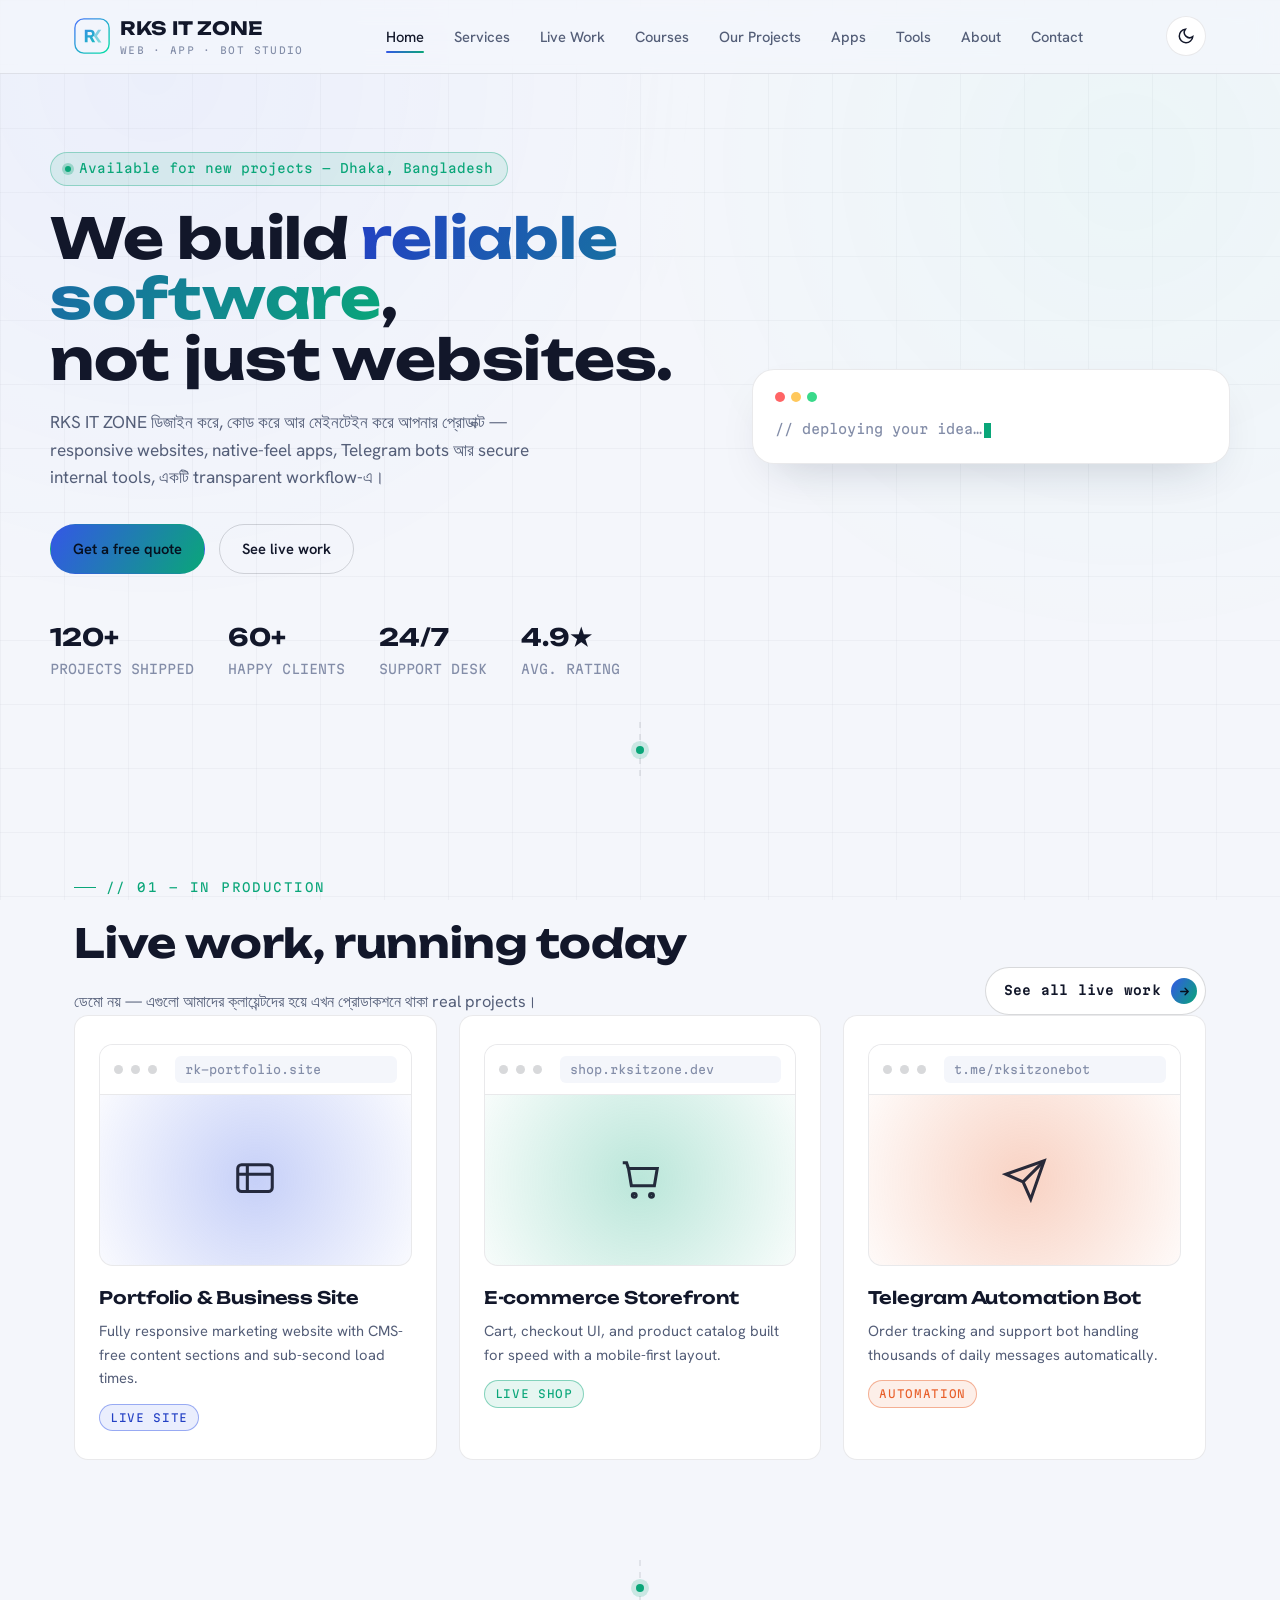
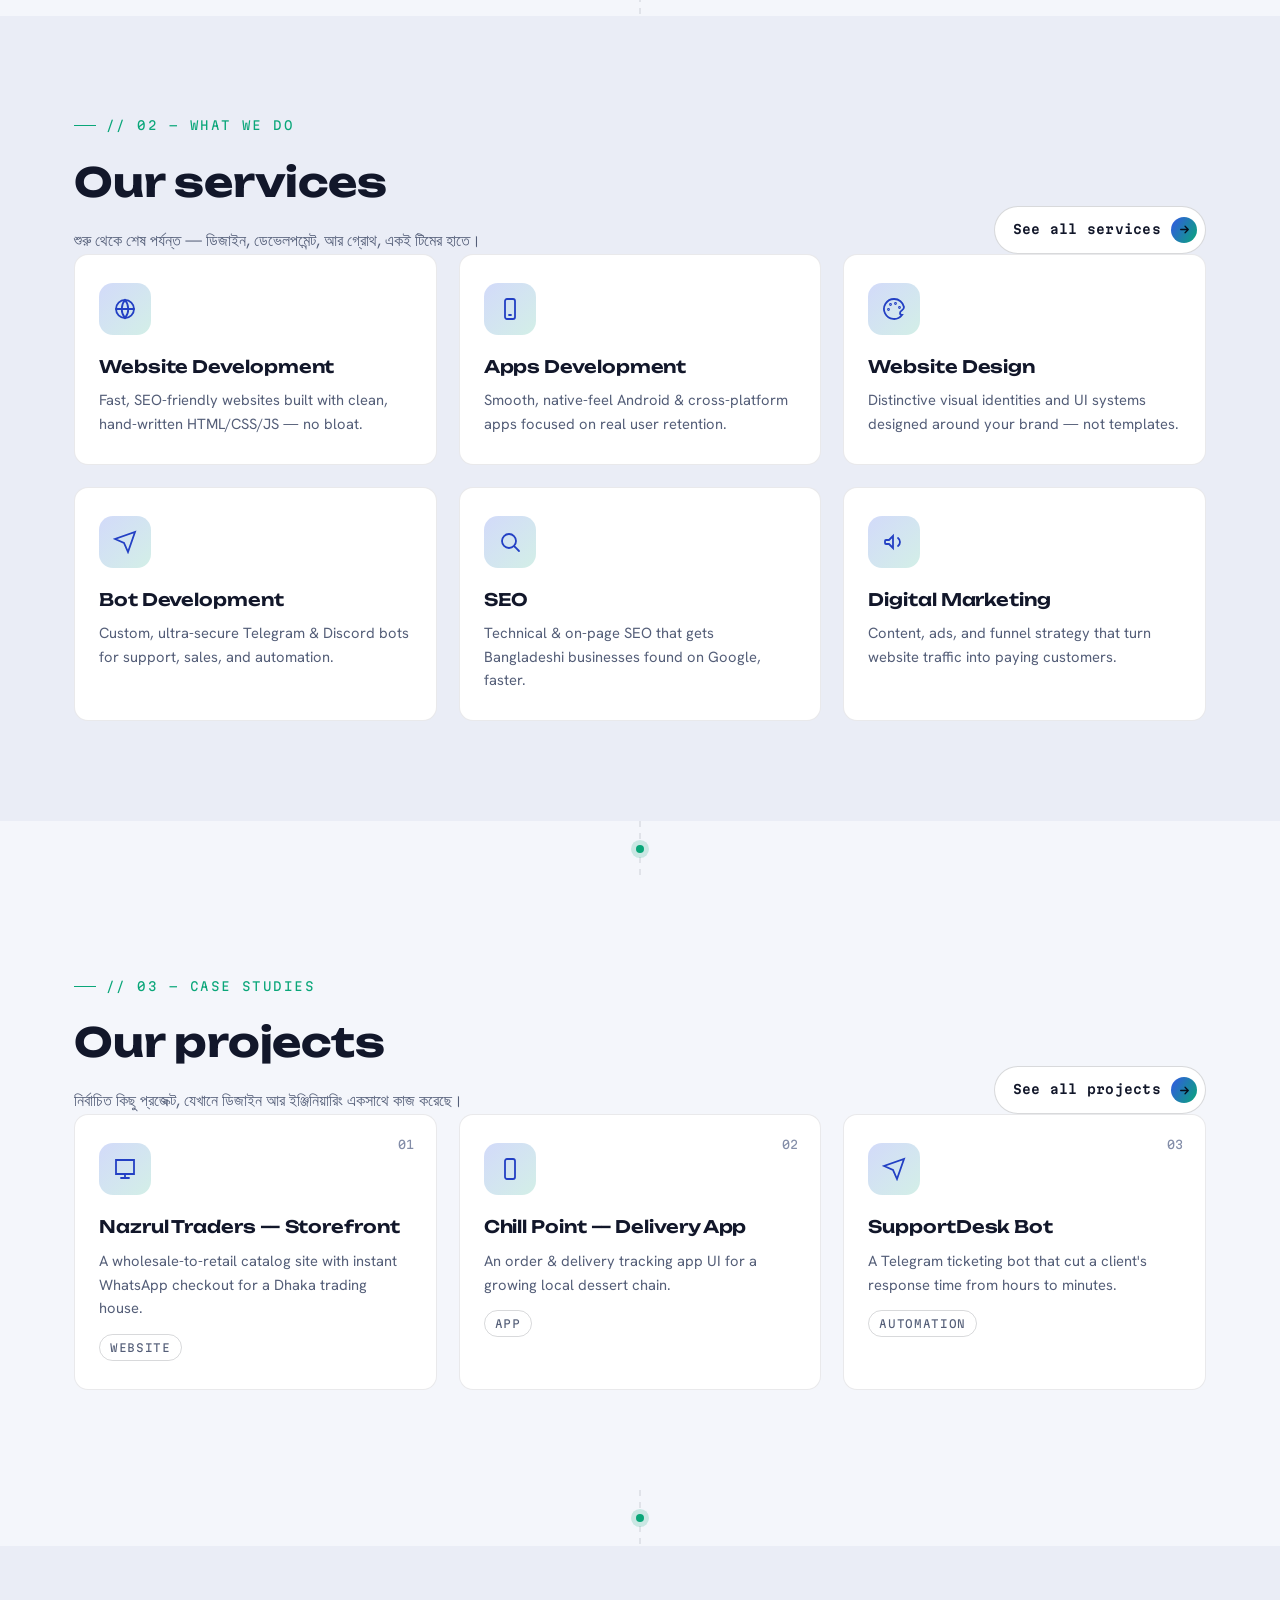
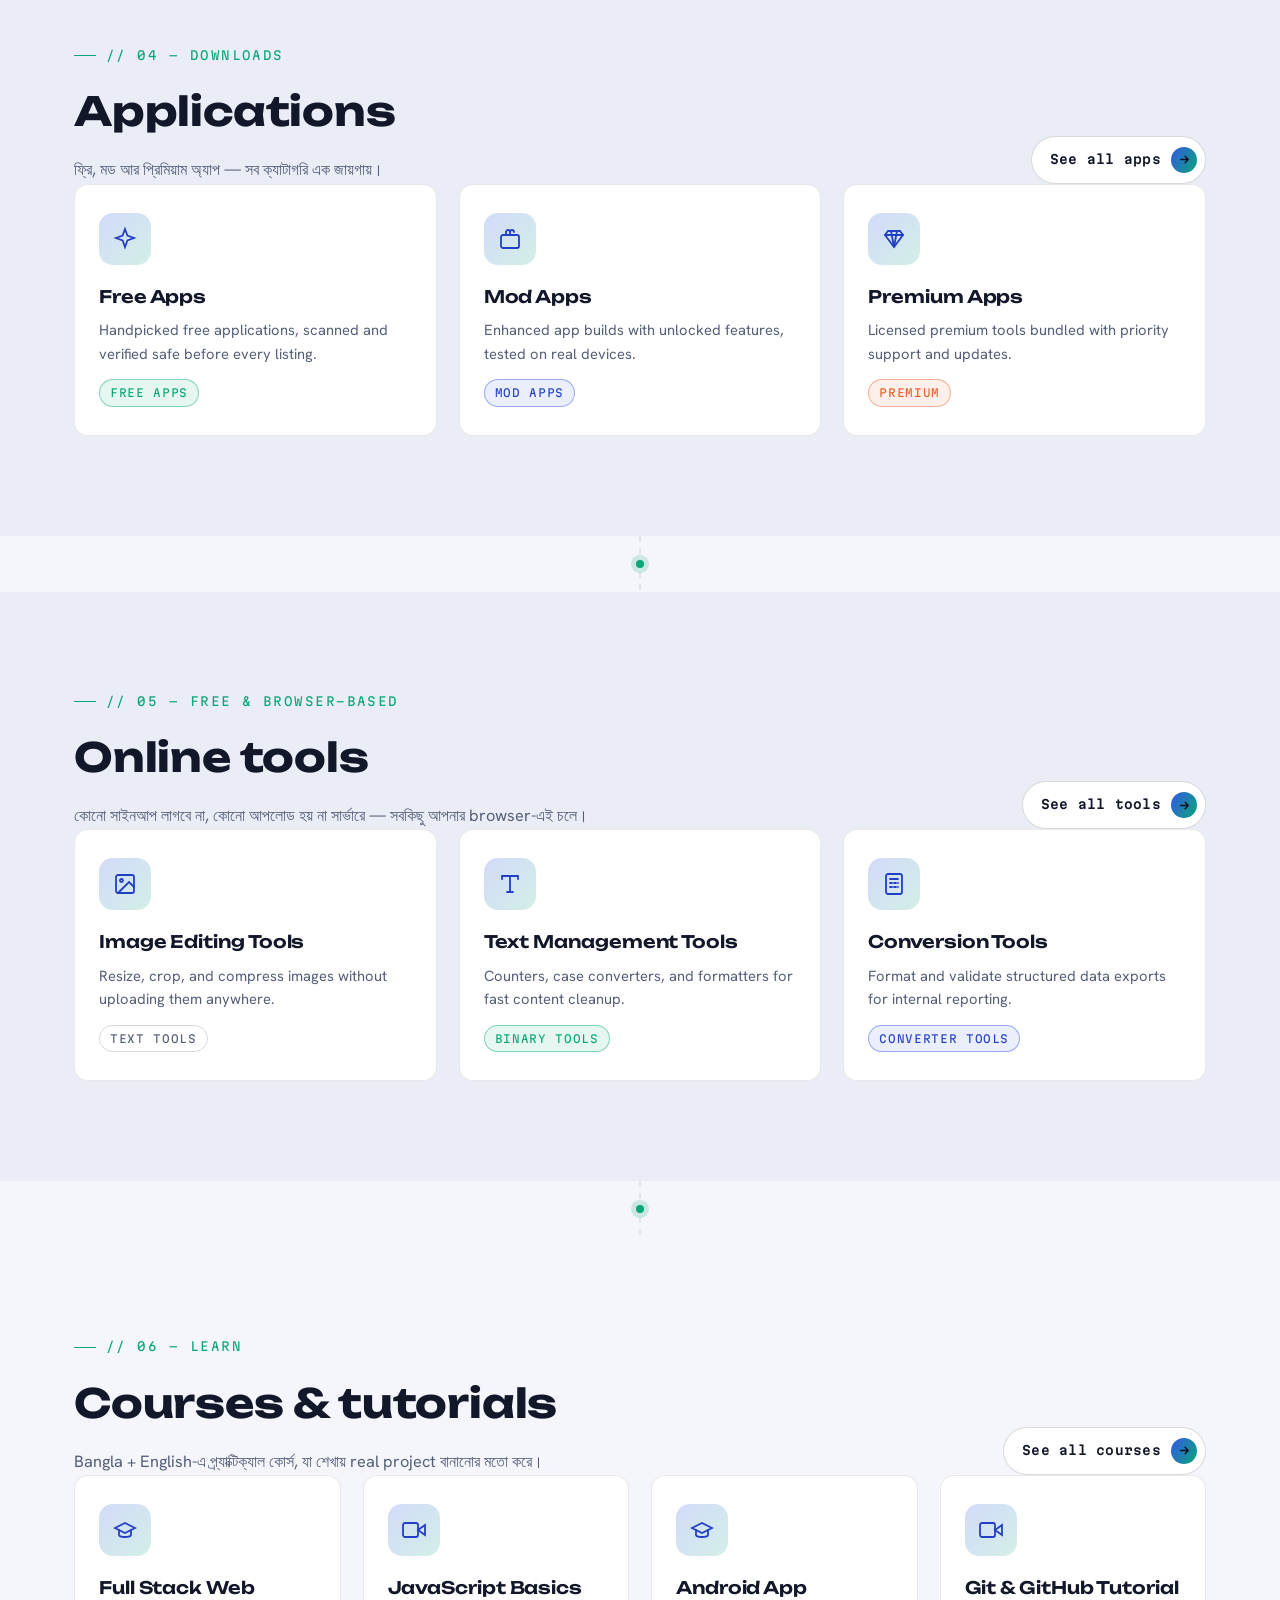
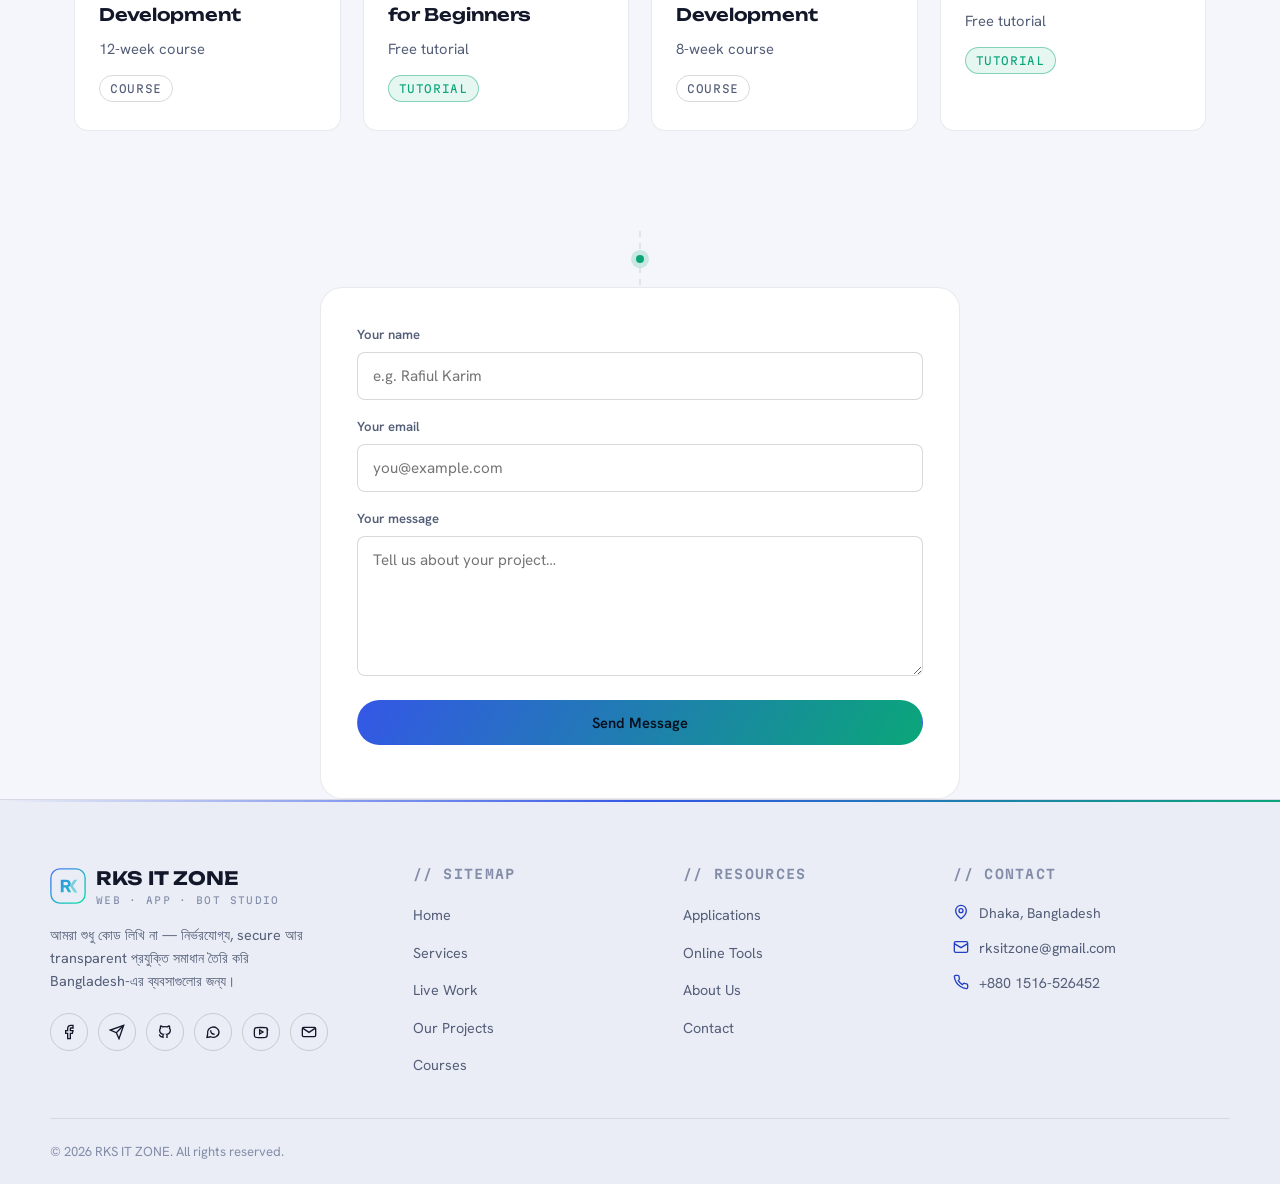
<file: index.html>
<!DOCTYPE html>
<html lang="en" data-theme="dark">

<head>
    <meta charset="UTF-8">
    <meta name="viewport" content="width=device-width, initial-scale=1.0">
    <script>
(function () {
  try {
    var sw = (window.screen && screen.width) || 0;
    /* If the physical screen is phone/tablet-sized but the browser has
       forced a much wider layout viewport (e.g. Chrome/Brave "Desktop site"
       mode), rewrite the viewport meta tag so the real responsive CSS
       breakpoints kick in instead of the shrunk-down desktop layout. */
    if (sw && sw < 900 && window.innerWidth > sw + 150) {
      var vp = document.querySelector('meta[name="viewport"]');
      if (vp) vp.setAttribute('content', 'width=' + sw + ', initial-scale=1');
    }
  } catch (e) {}
})();
</script>
<title>RKS IT ZONE — Web, App &amp; Bot Development Studio in Bangladesh</title>
    <meta name="description"
        content="RKS IT ZONE is a Bangladesh-based development studio building responsive websites, mobile apps, Telegram bots, and developer tools — with a transparent, security-first workflow.">
    <meta name="keywords" content="RKS IT ZONE, web development Bangladesh, app development Bangladesh, Telegram bot development, website design Dhaka, software studio Bangladesh, custom bot development, IT company Bangladesh">
<meta name="robots" content="index, follow">
<meta name="author" content="RKS IT ZONE">
<meta name="theme-color" content="#0b0f14">
<link rel="canonical" href="https://rksitzone.vercel.app/">

<!-- Open Graph / Facebook -->
<meta property="og:type" content="website">
<meta property="og:site_name" content="RKS IT ZONE">
<meta property="og:title" content="RKS IT ZONE — Web, App & Bot Development Studio in Bangladesh">
<meta property="og:description" content="RKS IT ZONE is a Bangladesh-based development studio building responsive websites, mobile apps, Telegram bots, and developer tools — with a transparent, security-first workflow.">
<meta property="og:url" content="https://rksitzone.vercel.app/">
<meta property="og:image" content="https://rksitzone.vercel.app/images/logo.svg">
<meta property="og:locale" content="en_US">

<!-- Twitter -->
<meta name="twitter:card" content="summary_large_image">
<meta name="twitter:title" content="RKS IT ZONE — Web, App & Bot Development Studio in Bangladesh">
<meta name="twitter:description" content="RKS IT ZONE is a Bangladesh-based development studio building responsive websites, mobile apps, Telegram bots, and developer tools — with a transparent, security-first workflow.">
<meta name="twitter:image" content="https://rksitzone.vercel.app/images/logo.svg">
<link rel="icon" type="image/svg+xml" href="images/favicon.svg">
    <link rel="stylesheet" href="style.css">
    <meta name="google-site-verification" content="hAxzi0i2rWEuebNPVgdvdUCjqEjnAmSy7XuS-Y-HLOs" />
    <script type="application/ld+json">
    {
      "@context": "https://schema.org",
      "@type": "Organization",
      "name": "RKS IT ZONE",
      "alternateName": "RKS IT ZONE",
      "url": "https://rksitzone.vercel.app/",
      "logo": "https://rksitzone.vercel.app/images/logo.svg",
      "description": "RKS IT ZONE is a Bangladesh-based development studio building responsive websites, mobile apps, Telegram bots, and developer tools.",
      "email": "rksitzone@gmail.com",
      "telephone": "+8801516526452",
      "address": {
        "@type": "PostalAddress",
        "addressLocality": "Dhaka",
        "addressCountry": "BD"
      },
      "sameAs": [
        "https://t.me/rksitzone",
        "https://www.youtube.com/@rksitzone",
        "https://www.facebook.com/rksitzone",
        "https://github.com/rksitzone"
      ]
    }
    </script>
</head>

<body>
    
    <div class="circuit-bg"></div>

    <header class="site-header">
        <div class="navbar container">
            <a href="index.html" class="brand">
                <img src="images/logo.svg" alt="RKS IT ZONE logo" width="36" height="36">
                <span>RKS IT ZONE<small>Web · App · Bot Studio</small></span>
            </a>
            <nav class="nav-links" aria-label="Primary">
                <a href="index.html" class="active">Home</a>
                <a href="services.html">Services</a>
                <a href="live-work.html">Live Work</a>
                <a href="courses.html">Courses</a>
                <a href="projects.html">Our Projects</a>
                <a href="applications.html">Apps</a>
                <a href="tools.html">Tools</a>
                <a href="about.html">About</a>
                <a href="contact.html">Contact</a>
            </nav>
            <div class="nav-actions">
                <button class="theme-toggle" aria-label="Toggle color theme">
                    <svg class="sun" viewBox="0 0 24 24" fill="none" stroke="currentColor" stroke-width="2"
                        stroke-linecap="round">
                        <circle cx="12" cy="12" r="4" />
                        <path
                            d="M12 2v2M12 20v2M4.9 4.9l1.4 1.4M17.7 17.7l1.4 1.4M2 12h2M20 12h2M4.9 19.1l1.4-1.4M17.7 6.3l1.4-1.4" />
                    </svg>
                    <svg class="moon" viewBox="0 0 24 24" fill="none" stroke="currentColor" stroke-width="2"
                        stroke-linecap="round">
                        <path d="M21 12.8A9 9 0 1 1 11.2 3a7 7 0 0 0 9.8 9.8Z" />
                    </svg>
                </button>
                <button class="nav-burger" aria-label="Toggle menu"><span></span></button>
            </div>
        </div>
    </header>

    <main>
        <!-- ============ MASTHEAD / HERO ============ -->
        <section class="hero container">
            <div class="hero-grid">
                <div>
                    <span class="hero-eyebrow"><span class="dot"></span>Available for new projects — Dhaka,
                        Bangladesh</span>
                    <h1>We build <span class="grad">reliable software</span>,<br>not just websites.</h1>
                    <p class="lead">RKS IT ZONE ডিজাইন করে, কোড করে আর মেইনটেইন করে আপনার প্রোডাক্ট — responsive
                        websites, native-feel apps, Telegram bots আর secure internal tools, একটি transparent workflow-এ।
                    </p>
                    <div class="hero-cta">
                        <a href="contact.html" class="btn btn-primary">Get a free quote</a>
                        <a href="live-work.html" class="btn btn-outline">See live work</a>
                    </div>
                    <div class="hero-stats">
                        <div><strong>120+</strong><span>PROJECTS SHIPPED</span></div>
                        <div><strong>60+</strong><span>HAPPY CLIENTS</span></div>
                        <div><strong>24/7</strong><span>SUPPORT DESK</span></div>
                        <div><strong>4.9★</strong><span>AVG. RATING</span></div>
                    </div>
                </div>
                <div class="hero-panel">
                    <div class="dots"><span></span><span></span><span></span></div>
                    <pre class="mono"
                        data-type-lines='["<span class=\"cm\">// deploying your idea…</span>","<span class=\"kw\">const</span> studio = <span class=\"kw\">new</span> RKSITZONE();","studio.<span class=\"st\">build</span>([","  <span class=\"st\">\"website\"</span>, <span class=\"st\">\"mobile app\"</span>,","  <span class=\"st\">\"telegram bot\"</span>, <span class=\"st\">\"seo\"</span>","]);","studio.<span class=\"st\">deploy</span>(); <span class=\"cm\">// ✓ live in prod</span>"]'><span class="type-cursor"></span></pre>
                </div>
            </div>
        </section>

        <div class="trace" aria-hidden="true"></div>

        <!-- ============ LIVE WORK ============ -->
        <section class="section" id="live-work">
            <div class="container">
                <div class="section-top">
                    <div class="section-head" style="margin-bottom:0">
                        <span class="eyebrow">// 01 — In Production</span>
                        <h2>Live work, running today</h2>
                        <p>ডেমো নয় — এগুলো আমাদের ক্লায়েন্টদের হয়ে এখন প্রোডাকশনে থাকা real projects।</p>
                    </div>
                    <a href="live-work.html" class="see-all">See all live work<span><svg viewBox="0 0 24 24" fill="none"
                                stroke="currentColor" stroke-width="2.4" stroke-linecap="round" stroke-linejoin="round">
                                <path d="M5 12h14M13 6l6 6-6 6" />
                            </svg></span></a>
                </div>
                <div class="grid grid-3">
                    <div class="card">
                        <div class="browser-frame">
                            <div class="browser-bar"><span></span><span></span><span></span>
                                <div class="url mono">rk-portfolio.site</div>
                            </div>
                            <div class="browser-screen" style="--gscolor:var(--primary)">
                                <div class="glow"></div>
                                <svg viewBox="0 0 24 24" fill="none" stroke="currentColor" stroke-width="1.6">
                                    <rect x="3" y="4" width="18" height="14" rx="2" />
                                    <path d="M3 9h18M8 4v14" />
                                </svg>
                            </div>
                        </div>
                        <h3 style="margin-top:18px">Portfolio &amp; Business Site</h3>
                        <p>Fully responsive marketing website with CMS-free content sections and sub-second load times.
                        </p>
                        <span class="tag tag-primary">Live Site</span>
                    </div>
                    <div class="card">
                        <div class="browser-frame">
                            <div class="browser-bar"><span></span><span></span><span></span>
                                <div class="url mono">shop.rksitzone.dev</div>
                            </div>
                            <div class="browser-screen" style="--gscolor:var(--accent)">
                                <div class="glow"></div>
                                <svg viewBox="0 0 24 24" fill="none" stroke="currentColor" stroke-width="1.6">
                                    <path d="M6 6h15l-1.5 9h-12z" />
                                    <circle cx="9" cy="20" r="1" />
                                    <circle cx="18" cy="20" r="1" />
                                    <path d="M3 3h2l1 3" />
                                </svg>
                            </div>
                        </div>
                        <h3 style="margin-top:18px">E-commerce Storefront</h3>
                        <p>Cart, checkout UI, and product catalog built for speed with a mobile-first layout.</p>
                        <span class="tag tag-accent">Live Shop</span>
                    </div>
                    <div class="card">
                        <div class="browser-frame">
                            <div class="browser-bar"><span></span><span></span><span></span>
                                <div class="url mono">t.me/rksitzonebot</div>
                            </div>
                            <div class="browser-screen" style="--gscolor:var(--warm)">
                                <div class="glow"></div>
                                <svg viewBox="0 0 24 24" fill="none" stroke="currentColor" stroke-width="1.6">
                                    <path d="m22 2-7 20-4-9-9-4Z" />
                                    <path d="M22 2 11 13" />
                                </svg>
                            </div>
                        </div>
                        <h3 style="margin-top:18px">Telegram Automation Bot</h3>
                        <p>Order tracking and support bot handling thousands of daily messages automatically.</p>
                        <span class="tag tag-warm">Automation</span>
                    </div>
                </div>
            </div>
        </section>

        <div class="trace" aria-hidden="true"></div>

        <!-- ============ OUR SERVICES ============ -->
        <section class="section section-alt" id="services">
            <div class="container">
                <div class="section-top">
                    <div class="section-head" style="margin-bottom:0">
                        <span class="eyebrow">// 02 — What We Do</span>
                        <h2>Our services</h2>
                        <p>শুরু থেকে শেষ পর্যন্ত — ডিজাইন, ডেভেলপমেন্ট, আর গ্রোথ, একই টিমের হাতে।</p>
                    </div>
                    <a href="services.html" class="see-all">See all services<span><svg viewBox="0 0 24 24" fill="none"
                                stroke="currentColor" stroke-width="2.4" stroke-linecap="round" stroke-linejoin="round">
                                <path d="M5 12h14M13 6l6 6-6 6" />
                            </svg></span></a>
                </div>
                <div class="grid grid-3">
                    <div class="card">
                        <div class="icon-tile"><svg viewBox="0 0 24 24" fill="none" stroke="currentColor"
                                stroke-width="1.8" stroke-linecap="round">
                                <circle cx="12" cy="12" r="9" />
                                <path d="M3 12h18M12 3a14 14 0 0 1 0 18 14 14 0 0 1 0-18Z" />
                            </svg></div>
                        <h3>Website Development</h3>
                        <p>Fast, SEO-friendly websites built with clean, hand-written HTML/CSS/JS — no bloat.</p>
                    </div>
                    <div class="card">
                        <div class="icon-tile"><svg viewBox="0 0 24 24" fill="none" stroke="currentColor"
                                stroke-width="1.8" stroke-linecap="round">
                                <rect x="7" y="2" width="10" height="20" rx="2" />
                                <path d="M11 18h2" />
                            </svg></div>
                        <h3>Apps Development</h3>
                        <p>Smooth, native-feel Android &amp; cross-platform apps focused on real user retention.</p>
                    </div>
                    <div class="card">
                        <div class="icon-tile"><svg viewBox="0 0 24 24" fill="none" stroke="currentColor"
                                stroke-width="1.8" stroke-linecap="round">
                                <circle cx="13.5" cy="6.5" r=".5" />
                                <circle cx="17.5" cy="10.5" r=".5" />
                                <circle cx="8.5" cy="7.5" r=".5" />
                                <circle cx="6.5" cy="12.5" r=".5" />
                                <path d="M12 2a10 10 0 1 0 8 16c-1 0-2-1-2-2 0-3 4-2 4-6a10 10 0 0 0-10-8Z" />
                            </svg></div>
                        <h3>Website Design</h3>
                        <p>Distinctive visual identities and UI systems designed around your brand — not templates.</p>
                    </div>
                    <div class="card">
                        <div class="icon-tile"><svg viewBox="0 0 24 24" fill="none" stroke="currentColor"
                                stroke-width="1.8" stroke-linecap="round">
                                <path d="m22 2-7 20-4-9-9-4Z" />
                            </svg></div>
                        <h3>Bot Development</h3>
                        <p>Custom, ultra-secure Telegram &amp; Discord bots for support, sales, and automation.</p>
                    </div>
                    <div class="card">
                        <div class="icon-tile"><svg viewBox="0 0 24 24" fill="none" stroke="currentColor"
                                stroke-width="1.8" stroke-linecap="round">
                                <circle cx="11" cy="11" r="7" />
                                <path d="m21 21-4.3-4.3" />
                            </svg></div>
                        <h3>SEO</h3>
                        <p>Technical &amp; on-page SEO that gets Bangladeshi businesses found on Google, faster.</p>
                    </div>
                    <div class="card">
                        <div class="icon-tile"><svg viewBox="0 0 24 24" fill="none" stroke="currentColor"
                                stroke-width="1.8" stroke-linecap="round">
                                <path d="M3 11v2a1 1 0 0 0 1 1h3l4 4V6L7 10H4a1 1 0 0 0-1 1Z" />
                                <path d="M16 8a5 5 0 0 1 0 8" />
                            </svg></div>
                        <h3>Digital Marketing</h3>
                        <p>Content, ads, and funnel strategy that turn website traffic into paying customers.</p>
                    </div>
                </div>
            </div>
        </section>

        <div class="trace" aria-hidden="true"></div>

        <!-- ============ OUR PROJECTS ============ -->
        <section class="section" id="projects">
            <div class="container">
                <div class="section-top">
                    <div class="section-head" style="margin-bottom:0">
                        <span class="eyebrow">// 03 — Case Studies</span>
                        <h2>Our projects</h2>
                        <p>নির্বাচিত কিছু প্রজেক্ট, যেখানে ডিজাইন আর ইঞ্জিনিয়ারিং একসাথে কাজ করেছে।</p>
                    </div>
                    <a href="projects.html" class="see-all">See all projects<span><svg viewBox="0 0 24 24" fill="none"
                                stroke="currentColor" stroke-width="2.4" stroke-linecap="round" stroke-linejoin="round">
                                <path d="M5 12h14M13 6l6 6-6 6" />
                            </svg></span></a>
                </div>
                <div class="grid grid-3">
                    <div class="card">
                        <span class="card-index mono">01</span>
                        <div class="icon-tile"><svg viewBox="0 0 24 24" fill="none" stroke="currentColor"
                                stroke-width="1.8" stroke-linecap="round">
                                <path d="M3 3h18v14H3z" />
                                <path d="M8 21h8M12 17v4" />
                            </svg></div>
                        <h3>Nazrul Traders — Storefront</h3>
                        <p>A wholesale-to-retail catalog site with instant WhatsApp checkout for a Dhaka trading house.
                        </p>
                        <span class="tag">Website</span>
                    </div>
                    <div class="card">
                        <span class="card-index mono">02</span>
                        <div class="icon-tile"><svg viewBox="0 0 24 24" fill="none" stroke="currentColor"
                                stroke-width="1.8" stroke-linecap="round">
                                <rect x="7" y="2" width="10" height="20" rx="2" />
                            </svg></div>
                        <h3>Chill Point — Delivery App</h3>
                        <p>An order &amp; delivery tracking app UI for a growing local dessert chain.</p>
                        <span class="tag">App</span>
                    </div>
                    <div class="card">
                        <span class="card-index mono">03</span>
                        <div class="icon-tile"><svg viewBox="0 0 24 24" fill="none" stroke="currentColor"
                                stroke-width="1.8" stroke-linecap="round">
                                <path d="m22 2-7 20-4-9-9-4Z" />
                            </svg></div>
                        <h3>SupportDesk Bot</h3>
                        <p>A Telegram ticketing bot that cut a client's response time from hours to minutes.</p>
                        <span class="tag">Automation</span>
                    </div>
                </div>
            </div>
        </section>

        <div class="trace" aria-hidden="true"></div>

        <!-- ============ APPLICATIONS ============ -->
        <section class="section section-alt" id="applications">
            <div class="container">
                <div class="section-top">
                    <div class="section-head" style="margin-bottom:0">
                        <span class="eyebrow">// 04 — Downloads</span>
                        <h2>Applications</h2>
                        <p>ফ্রি, মড আর প্রিমিয়াম অ্যাপ — সব ক্যাটাগরি এক জায়গায়।</p>
                    </div>
                    <a href="applications.html" class="see-all">See all apps<span><svg viewBox="0 0 24 24" fill="none"
                                stroke="currentColor" stroke-width="2.4" stroke-linecap="round" stroke-linejoin="round">
                                <path d="M5 12h14M13 6l6 6-6 6" />
                            </svg></span></a>
                </div>
                <div class="grid grid-3">
                    <div class="card">
                        <div class="icon-tile"><svg viewBox="0 0 24 24" fill="none" stroke="currentColor"
                                stroke-width="1.8" stroke-linecap="round">
                                <path d="m12 2 2.4 6.6L21 11l-6.6 2.4L12 20l-2.4-6.6L3 11l6.6-2.4Z" />
                            </svg></div>
                        <h3>Free Apps</h3>
                        <p>Handpicked free applications, scanned and verified safe before every listing.</p>
                        <span class="tag tag-accent">Free Apps</span>
                    </div>
                    <div class="card">
                        <div class="icon-tile"><svg viewBox="0 0 24 24" fill="none" stroke="currentColor"
                                stroke-width="1.8" stroke-linecap="round">
                                <rect x="3" y="8" width="18" height="13" rx="2" />
                                <path d="M12 8V5a2 2 0 0 1 4 0M8 8V5a2 2 0 0 1 4 0" />
                            </svg></div>
                        <h3>Mod Apps</h3>
                        <p>Enhanced app builds with unlocked features, tested on real devices.</p>
                        <span class="tag tag-primary">Mod Apps</span>
                    </div>
                    <div class="card">
                        <div class="icon-tile"><svg viewBox="0 0 24 24" fill="none" stroke="currentColor"
                                stroke-width="1.8" stroke-linecap="round">
                                <path d="M3 8 6 4h12l3 4-9 12z" />
                                <path d="M3 8h18M9 4l3 16 3-16" />
                            </svg></div>
                        <h3>Premium Apps</h3>
                        <p>Licensed premium tools bundled with priority support and updates.</p>
                        <span class="tag tag-warm">Premium</span>
                    </div>
                </div>
            </div>
        </section>

        <div class="trace" aria-hidden="true"></div>

        <!-- ============ ONLINE TOOLS ============ -->
        <section class="section section-alt" id="tools">
            <div class="container">
                <div class="section-top">
                    <div class="section-head" style="margin-bottom:0">
                        <span class="eyebrow">// 05 — Free &amp; Browser-Based</span>
                        <h2>Online tools</h2>
                        <p>কোনো সাইনআপ লাগবে না, কোনো আপলোড হয় না সার্ভারে — সবকিছু আপনার browser-এই চলে।</p>
                    </div>
                    <a href="tools.html" class="see-all">See all tools<span><svg viewBox="0 0 24 24" fill="none"
                                stroke="currentColor" stroke-width="2.4" stroke-linecap="round" stroke-linejoin="round">
                                <path d="M5 12h14M13 6l6 6-6 6" />
                            </svg></span></a>
                </div>
                <div class="grid grid-3">
                    <div class="card">
                        <div class="icon-tile"><svg viewBox="0 0 24 24" fill="none" stroke="currentColor"
                                stroke-width="1.8" stroke-linecap="round">
                                <rect x="3" y="3" width="18" height="18" rx="2" />
                                <circle cx="8.5" cy="8.5" r="1.5" />
                                <path d="m21 15-5-5L5 21" />
                            </svg></div>
                        <h3>Image Editing Tools</h3>
                        <p>Resize, crop, and compress images without uploading them anywhere.</p>
                        <span class="tag">Text Tools</span>
                    </div>
                    <div class="card">
                        <div class="icon-tile"><svg viewBox="0 0 24 24" fill="none" stroke="currentColor"
                                stroke-width="1.8" stroke-linecap="round">
                                <path d="M4 7V4h16v3M9 20h6M12 4v16" />
                            </svg></div>
                        <h3>Text Management Tools</h3>
                        <p>Counters, case converters, and formatters for fast content cleanup.</p>
                        <span class="tag tag-accent">Binary Tools</span>
                    </div>
                    <div class="card">
                        <div class="icon-tile"><svg viewBox="0 0 24 24" fill="none" stroke="currentColor"
                                stroke-width="1.8" stroke-linecap="round">
                                <rect x="4" y="2" width="16" height="20" rx="2" />
                                <path d="M8 7h8M8 11h2M12 11h2M16 11h0M8 15h2M12 15h2M16 15h0" />
                            </svg></div>
                        <h3>Conversion Tools</h3>
                        <p>Format and validate structured data exports for internal reporting.</p>
                        <span class="tag tag-primary">Converter Tools</span>
                    </div>
                </div>
            </div>
        </section>

        <div class="trace" aria-hidden="true"></div>

        <!-- ============ COURSES & TUTORIALS ============ -->
        <section class="section" id="courses">
            <div class="container">
                <div class="section-top">
                    <div class="section-head" style="margin-bottom:0">
                        <span class="eyebrow">// 06 — Learn</span>
                        <h2>Courses &amp; tutorials</h2>
                        <p>Bangla + English-এ প্র্যাক্টিক্যাল কোর্স, যা শেখায় real project বানানোর মতো করে।</p>
                    </div>
                    <a href="courses.html" class="see-all">See all courses<span><svg viewBox="0 0 24 24" fill="none"
                                stroke="currentColor" stroke-width="2.4" stroke-linecap="round" stroke-linejoin="round">
                                <path d="M5 12h14M13 6l6 6-6 6" />
                            </svg></span></a>
                </div>
                <div class="grid grid-4">
                    <div class="card">
                        <div class="icon-tile"><svg viewBox="0 0 24 24" fill="none" stroke="currentColor"
                                stroke-width="1.8" stroke-linecap="round">
                                <path d="M22 10 12 5 2 10l10 5 10-5Z" />
                                <path d="M6 12v5c0 1.1 2.7 2 6 2s6-.9 6-2v-5" />
                            </svg></div>
                        <h3>Full Stack Web Development</h3>
                        <p>12-week course</p>
                        <span class="tag">Course</span>
                    </div>
                    <div class="card">
                        <div class="icon-tile"><svg viewBox="0 0 24 24" fill="none" stroke="currentColor"
                                stroke-width="1.8" stroke-linecap="round">
                                <path d="m23 7-7 5 7 5V7Z" />
                                <rect x="1" y="5" width="15" height="14" rx="2" />
                            </svg></div>
                        <h3>JavaScript Basics for Beginners</h3>
                        <p>Free tutorial</p>
                        <span class="tag tag-accent">Tutorial</span>
                    </div>
                    <div class="card">
                        <div class="icon-tile"><svg viewBox="0 0 24 24" fill="none" stroke="currentColor"
                                stroke-width="1.8" stroke-linecap="round">
                                <path d="M22 10 12 5 2 10l10 5 10-5Z" />
                                <path d="M6 12v5c0 1.1 2.7 2 6 2s6-.9 6-2v-5" />
                            </svg></div>
                        <h3>Android App Development</h3>
                        <p>8-week course</p>
                        <span class="tag">Course</span>
                    </div>
                    <div class="card">
                        <div class="icon-tile"><svg viewBox="0 0 24 24" fill="none" stroke="currentColor"
                                stroke-width="1.8" stroke-linecap="round">
                                <path d="m23 7-7 5 7 5V7Z" />
                                <rect x="1" y="5" width="15" height="14" rx="2" />
                            </svg></div>
                        <h3>Git &amp; GitHub Tutorial</h3>
                        <p>Free tutorial</p>
                        <span class="tag tag-accent">Tutorial</span>
                    </div>
                </div>
            </div>
        </section>

        <div class="trace" aria-hidden="true"></div>

        <!-- ============ CONTACT ============ -->
        <form action="https://formsubmit.co/rksitzone@gmail.com" method="POST" class="js-contact-form"
            style="max-width:640px;margin:0 auto;background:var(--surface);border:1px solid var(--border);border-radius:var(--radius-l);padding:36px">

            <!-- Disable Captcha -->
            <input type="hidden" name="_captcha" value="false">
            <!-- Email Subject -->
            <input type="hidden" name="_subject" value="New Portfolio Contact Form">
            <div class="field">
                <label for="name">Your name</label>
                <input id="name" name="Name" type="text" placeholder="e.g. Rafiul Karim" required>
            </div>
            <div class="field">
                <label for="email">Your email</label>
                <input id="email" name="Email" type="email" placeholder="you@example.com" required>
            </div>
            <div class="field">
                <label for="message">Your message</label>
                <textarea id="message" name="Message" placeholder="Tell us about your project…" required></textarea>
            </div>
            <button type="submit" class="btn btn-primary btn-block">
                Send Message
            </button>
            <p class="form-status" aria-live="polite" role="status"></p>
        </form>
    </main>

    <footer class="site-footer">
        <div class="container footer-top">
            <div class="footer-brand">
                <a href="index.html" class="brand">
                    <img src="images/logo.svg" alt="RKS IT ZONE logo" width="36" height="36">
                    <span>RKS IT ZONE<small>Web · App · Bot Studio</small></span>
                </a>
                <p>আমরা শুধু কোড লিখি না — নির্ভরযোগ্য, secure আর transparent প্রযুক্তি সমাধান তৈরি করি Bangladesh-এর
                    ব্যবসাগুলোর জন্য।</p>
                <div class="footer-social">
                    <a href="https://www.facebook.com/rksitzone" aria-label="Facebook" target="_blank" rel="noopener"><svg viewBox="0 0 24 24" fill="none" stroke="currentColor"
                            stroke-width="2">
                            <path d="M18 2h-3a5 5 0 0 0-5 5v3H7v4h3v8h4v-8h3l1-4h-4V7a1 1 0 0 1 1-1h3z" />
                        </svg></a>
                    <a href="https://t.me/rksitzone" aria-label="Telegram" target="_blank" rel="noopener"><svg viewBox="0 0 24 24" fill="none" stroke="currentColor"
                            stroke-width="2">
                            <path d="m22 2-7 20-4-9-9-4Z" />
                            <path d="M22 2 11 13" />
                        </svg></a>
                    <a href="https://github.com/rksitzone" aria-label="GitHub" target="_blank" rel="noopener"><svg viewBox="0 0 24 24" fill="none" stroke="currentColor"
                            stroke-width="2">
                            <path
                                d="M9 19c-4.3 1.4-4.3-2.5-6-3m12 5v-3.5c0-1 .1-1.4-.5-2 2.8-.3 5.5-1.4 5.5-6a4.6 4.6 0 0 0-1.3-3.2 4.2 4.2 0 0 0-.1-3.2s-1.1-.3-3.5 1.3a12.3 12.3 0 0 0-6.2 0C6.5 2.8 5.4 3.1 5.4 3.1a4.2 4.2 0 0 0-.1 3.2A4.6 4.6 0 0 0 4 9.5c0 4.6 2.7 5.7 5.5 6-.6.6-.6 1.2-.5 2V21" />
                        </svg></a>
                    <a href="https://wa.me/8801516526452" aria-label="WhatsApp" target="_blank" rel="noopener"><svg viewBox="0 0 24 24" fill="none" stroke="currentColor"
                            stroke-width="2">
                            <path d="M21 11.5a8.5 8.5 0 0 1-12.4 7.6L3 20l1-5.3A8.5 8.5 0 1 1 21 11.5Z" />
                            <path d="M8.5 9.5c0 3.5 2.5 6 6 6" />
                        </svg></a>
                    <a href="https://www.youtube.com/@rksitzone" aria-label="YouTube" target="_blank" rel="noopener"><svg viewBox="0 0 24 24" fill="none" stroke="currentColor"
                            stroke-width="2">
                            <path
                                d="M21.8 8.4s-.2-1.5-.8-2.1c-.8-.8-1.7-.8-2.1-.9C16.1 5 12 5 12 5s-4.1 0-6.9.4c-.4.1-1.3.1-2.1.9-.6.6-.8 2.1-.8 2.1S2 10.1 2 11.9v1.8c0 1.8.2 3.5.2 3.5s.2 1.5.8 2.1c.8.8 1.9.7 2.4.8 1.7.2 7.3.4 7.3.4a112 112 0 0 0 5.6-.5c.4-.1 1.3-.1 2.1-.9.6-.6.8-2.1.8-2.1s.2-1.7.2-3.5v-1.8c0-1.8-.2-3.5-.2-3.5Z" />
                            <path d="m10 15 5-3-5-3Z" />
                        </svg></a>
                    <a href="mailto:rksitzone@gmail.com" aria-label="Gmail"><svg viewBox="0 0 24 24" fill="none" stroke="currentColor"
                            stroke-width="2">
                            <rect x="2" y="5" width="20" height="14" rx="2" />
                            <path d="m3 6.5 9 6 9-6" />
                        </svg></a>
                </div>
            </div>
            <div class="footer-col">
                <h4>// Sitemap</h4>
                <ul>
                    <li><a href="index.html">Home</a></li>
                    <li><a href="services.html">Services</a></li>
                    <li><a href="live-work.html">Live Work</a></li>
                    <li><a href="projects.html">Our Projects</a></li>
                    <li><a href="courses.html">Courses</a></li>
                </ul>
            </div>
            <div class="footer-col">
                <h4>// Resources</h4>
                <ul>
                    <li><a href="applications.html">Applications</a></li>
                    <li><a href="tools.html">Online Tools</a></li>
                    <li><a href="about.html">About Us</a></li>
                    <li><a href="contact.html">Contact</a></li>
                </ul>
            </div>
            <div class="footer-col">
                <h4>// Contact</h4>
                <ul class="footer-contact">
                    <li><svg viewBox="0 0 24 24" fill="none" stroke="currentColor" stroke-width="2">
                            <path d="M20 10c0 6-8 12-8 12s-8-6-8-12a8 8 0 0 1 16 0Z" />
                            <circle cx="12" cy="10" r="3" />
                        </svg>Dhaka, Bangladesh</li>
                    <li><svg viewBox="0 0 24 24" fill="none" stroke="currentColor" stroke-width="2">
                            <rect x="2" y="4" width="20" height="16" rx="2" />
                            <path d="m2 7 10 6 10-6" />
                        </svg><a href="mailto:rksitzone@gmail.com">rksitzone@gmail.com</a></li>
                    <li><svg viewBox="0 0 24 24" fill="none" stroke="currentColor" stroke-width="2">
                            <path
                                d="M22 16.9v3a2 2 0 0 1-2.2 2 19.8 19.8 0 0 1-8.6-3.1 19.5 19.5 0 0 1-6-6A19.8 19.8 0 0 1 2.1 4.2 2 2 0 0 1 4 2h3a2 2 0 0 1 2 1.7c.1.9.3 1.8.6 2.7a2 2 0 0 1-.4 2.1L8 9.9a16 16 0 0 0 6 6l1.4-1.4a2 2 0 0 1 2.1-.4c.9.3 1.8.5 2.7.6a2 2 0 0 1 1.8 2Z" />
                        </svg><a href="https://wa.me/8801516526452" target="_blank" rel="noopener">+880 1516-526452</a></li>
                </ul>
            </div>
        </div>
        <div class="container footer-bottom">
            <span>© <span class="js-year"></span> RKS IT ZONE. All rights reserved.</span>
        </div>
    </footer>

    <script src="script.js"></script>
</body>

</html>
</file>
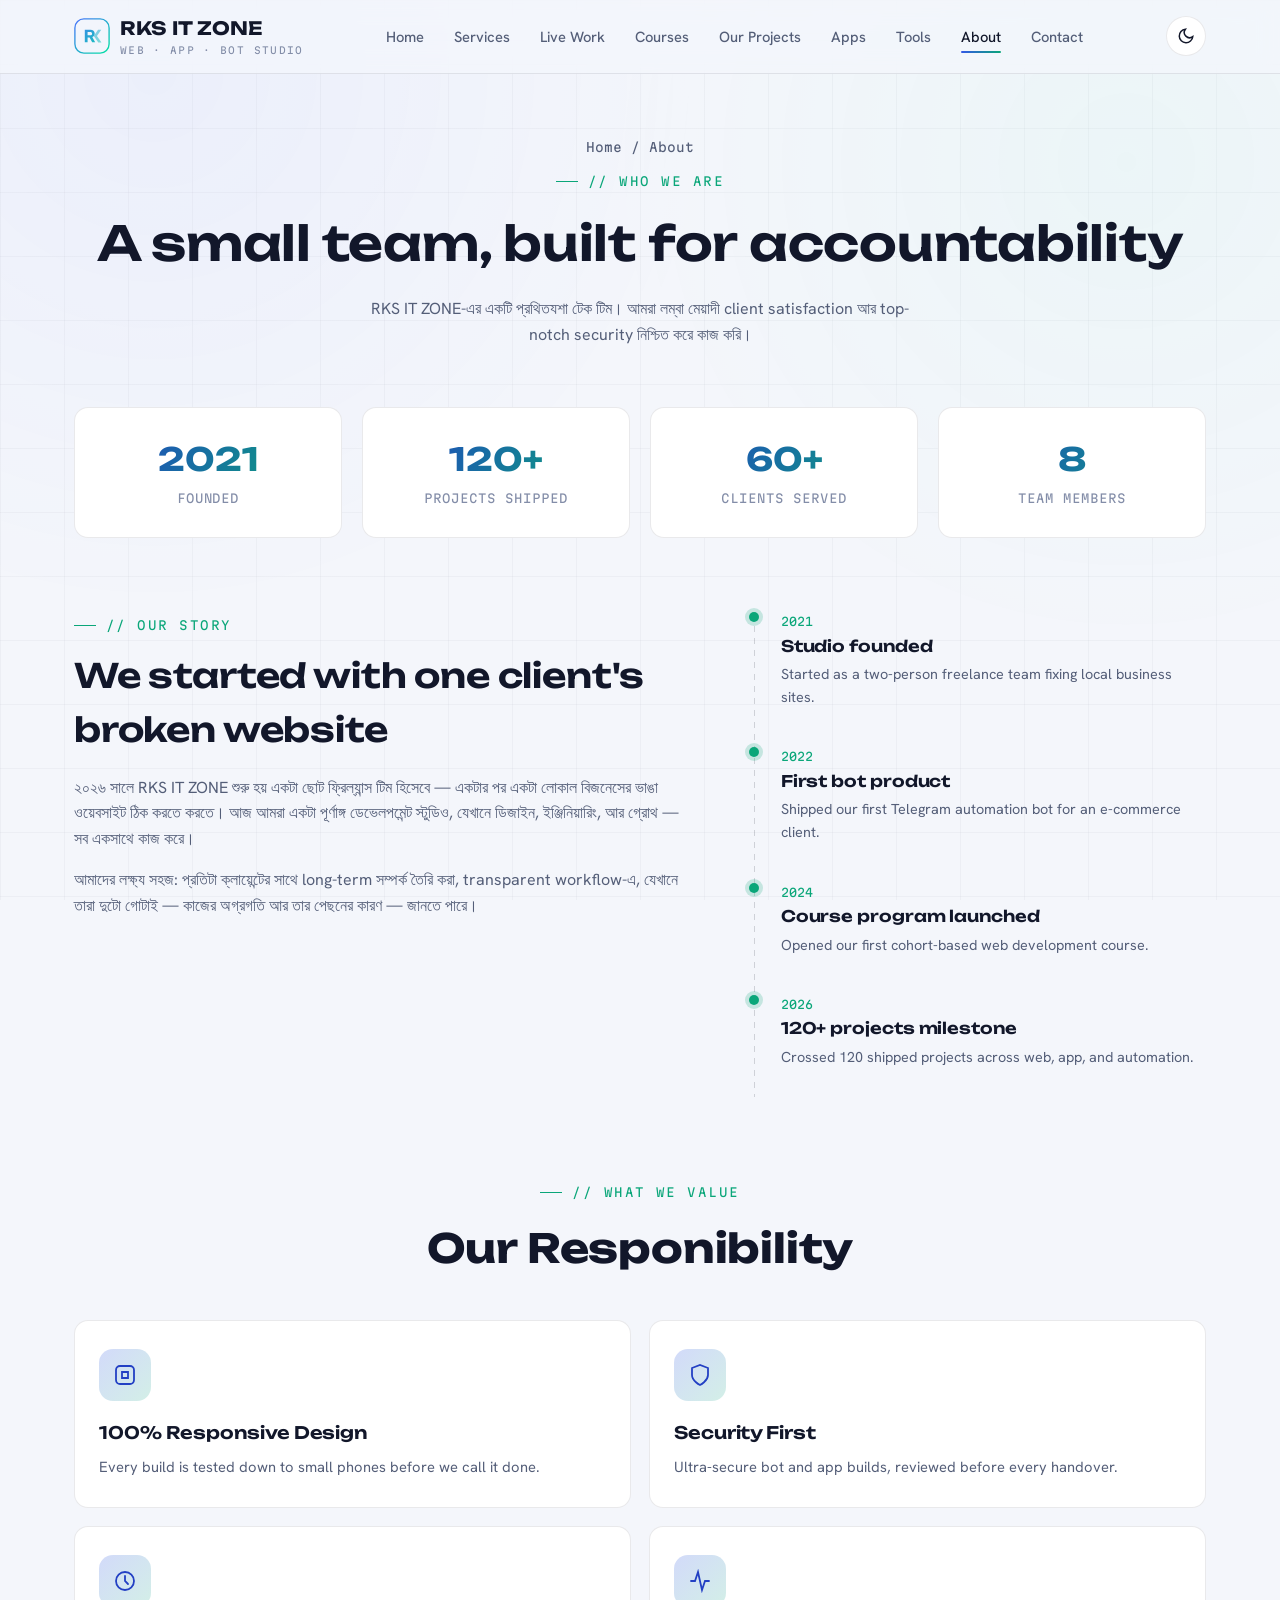
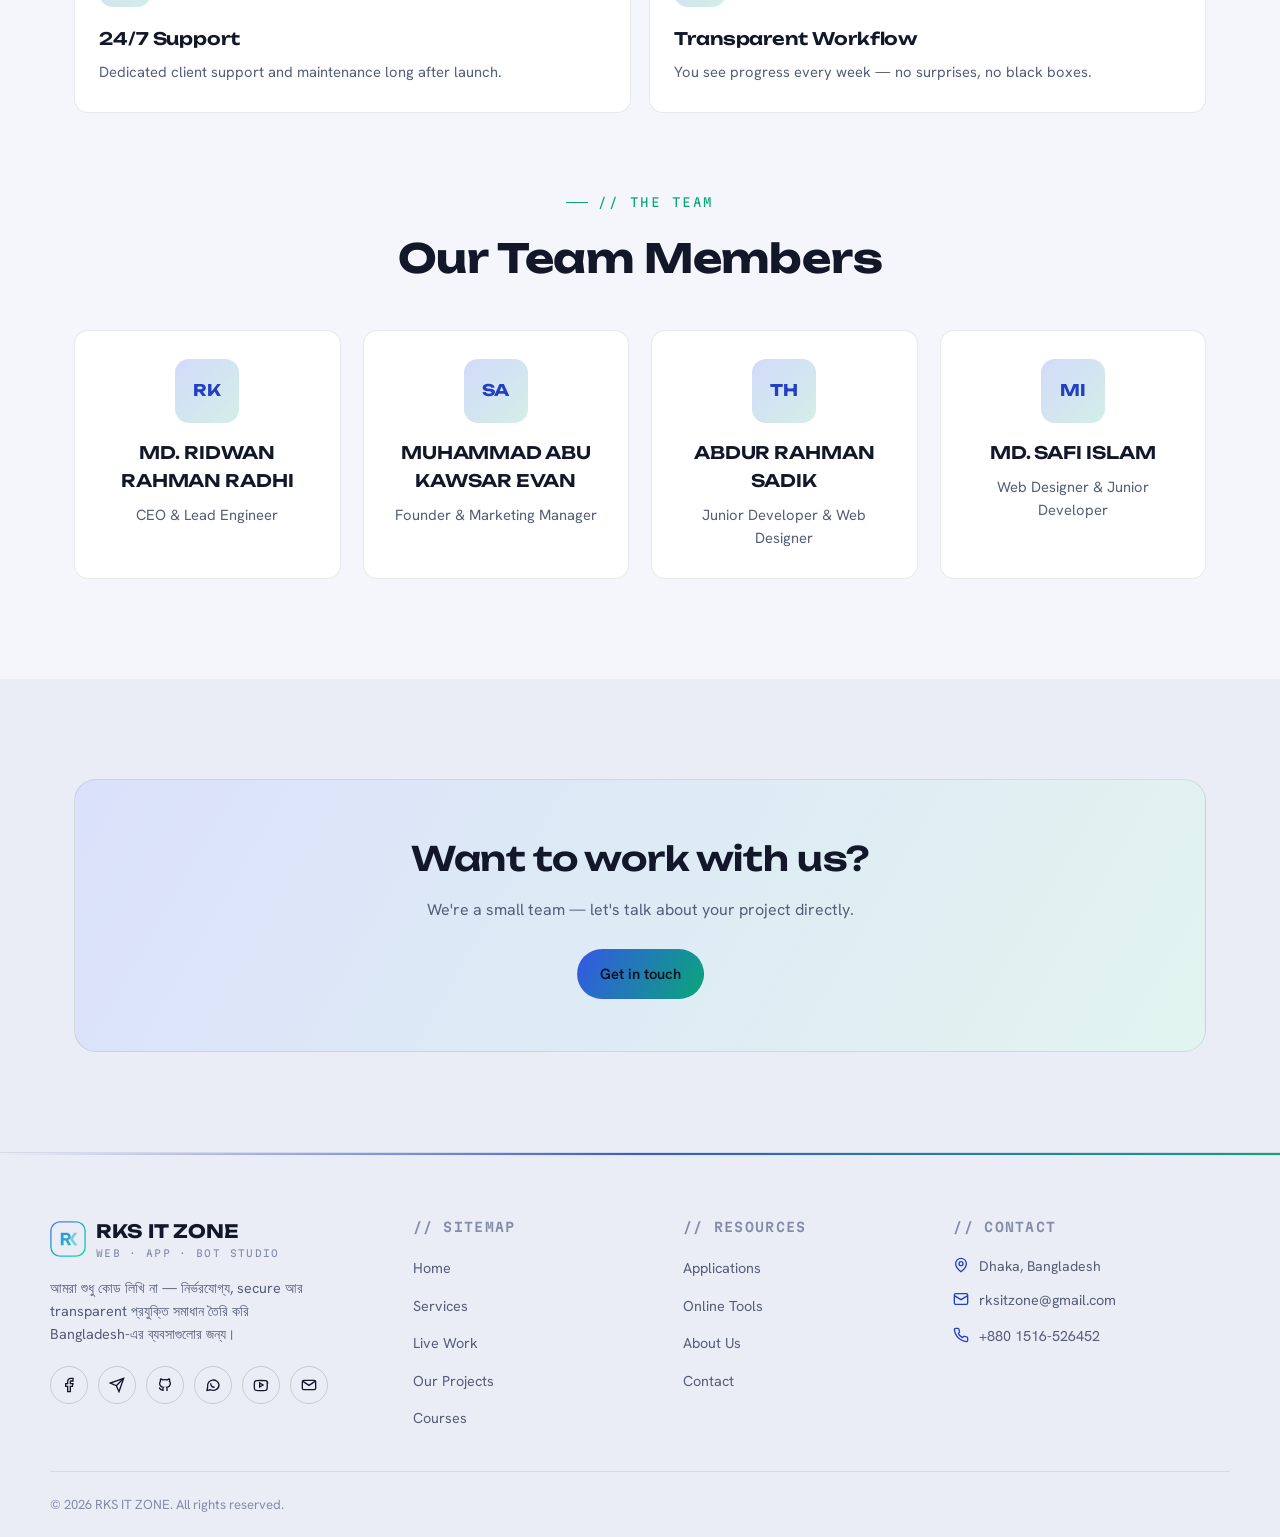
<file: about.html>
<!DOCTYPE html>
<html lang="en" data-theme="dark">
<head>
<meta charset="UTF-8">
<meta name="viewport" content="width=device-width, initial-scale=1.0">
<script>
(function () {
  try {
    var sw = (window.screen && screen.width) || 0;
    /* If the physical screen is phone/tablet-sized but the browser has
       forced a much wider layout viewport (e.g. Chrome/Brave "Desktop site"
       mode), rewrite the viewport meta tag so the real responsive CSS
       breakpoints kick in instead of the shrunk-down desktop layout. */
    if (sw && sw < 900 && window.innerWidth > sw + 150) {
      var vp = document.querySelector('meta[name="viewport"]');
      if (vp) vp.setAttribute('content', 'width=' + sw + ', initial-scale=1');
    }
  } catch (e) {}
})();
</script>
<title>About Us — RKS IT ZONE</title>
<meta name="description" content="Learn about RKS IT ZONE, a Bangladesh-based web, app, and bot development studio.">
<meta name="keywords" content="about RKS IT ZONE, RKS IT ZONE team, Bangladesh IT studio, our story, software company Bangladesh">
<meta name="robots" content="index, follow">
<meta name="author" content="RKS IT ZONE">
<meta name="theme-color" content="#0b0f14">
<link rel="canonical" href="https://rksitzone.vercel.app/about.html">

<!-- Open Graph / Facebook -->
<meta property="og:type" content="website">
<meta property="og:site_name" content="RKS IT ZONE">
<meta property="og:title" content="About Us — RKS IT ZONE">
<meta property="og:description" content="Learn about RKS IT ZONE, a Bangladesh-based web, app, and bot development studio.">
<meta property="og:url" content="https://rksitzone.vercel.app/about.html">
<meta property="og:image" content="https://rksitzone.vercel.app/images/logo.svg">
<meta property="og:locale" content="en_US">

<!-- Twitter -->
<meta name="twitter:card" content="summary_large_image">
<meta name="twitter:title" content="About Us — RKS IT ZONE">
<meta name="twitter:description" content="Learn about RKS IT ZONE, a Bangladesh-based web, app, and bot development studio.">
<meta name="twitter:image" content="https://rksitzone.vercel.app/images/logo.svg">
<link rel="icon" type="image/svg+xml" href="images/favicon.svg">
<link rel="stylesheet" href="style.css">
</head>
<body>
<div class="circuit-bg"></div>
<header class="site-header">
  <div class="navbar container">
    <a href="index.html" class="brand">
      <img src="images/logo.svg" alt="RKS IT ZONE logo" width="36" height="36">
      <span>RKS IT ZONE<small>Web · App · Bot Studio</small></span>
    </a>
    <nav class="nav-links" aria-label="Primary">
      <a href="index.html">Home</a>
      <a href="services.html" data-nav="services.html">Services</a>
      <a href="live-work.html" data-nav="live-work.html">Live Work</a>
      <a href="courses.html" data-nav="courses.html">Courses</a>
      <a href="projects.html" data-nav="projects.html">Our Projects</a>
      <a href="applications.html" data-nav="applications.html">Apps</a>
      <a href="tools.html" data-nav="tools.html">Tools</a>
      <a href="about.html" class="active" data-nav="about.html">About</a>
      <a href="contact.html" data-nav="contact.html">Contact</a>
    </nav>
    <div class="nav-actions">
      <button class="theme-toggle" aria-label="Toggle color theme">
        <svg class="sun" viewBox="0 0 24 24" fill="none" stroke="currentColor" stroke-width="2" stroke-linecap="round"><circle cx="12" cy="12" r="4"/><path d="M12 2v2M12 20v2M4.9 4.9l1.4 1.4M17.7 17.7l1.4 1.4M2 12h2M20 12h2M4.9 19.1l1.4-1.4M17.7 6.3l1.4-1.4"/></svg>
        <svg class="moon" viewBox="0 0 24 24" fill="none" stroke="currentColor" stroke-width="2" stroke-linecap="round"><path d="M21 12.8A9 9 0 1 1 11.2 3a7 7 0 0 0 9.8 9.8Z"/></svg>
      </button>
      <button class="nav-burger" aria-label="Toggle menu"><span></span></button>
    </div>
  </div>
</header>

<main>
<section class="page-hero container">
  <p class="breadcrumb"><a href="index.html">Home</a> / About</p>
  <span class="eyebrow" style="justify-content:center;margin-top:14px">// Who We Are</span>
  <h1>A small team, built for accountability</h1>
  <p>RKS IT ZONE-এর একটি প্রথিতযশা টেক টিম। আমরা লম্বা মেয়াদী client satisfaction আর top-notch security নিশ্চিত করে কাজ করি।</p>
</section>

<section class="section" style="padding-top:10px">
  <div class="container">
    <div class="stat-strip" style="margin-bottom:70px">
      <div class="stat-box"><strong>2021</strong><span>Founded</span></div>
      <div class="stat-box"><strong>120+</strong><span>Projects Shipped</span></div>
      <div class="stat-box"><strong>60+</strong><span>Clients Served</span></div>
      <div class="stat-box"><strong>8</strong><span>Team Members</span></div>
    </div>

    <div class="hero-grid" style="align-items:start;margin-bottom:80px">
      <div>
        <span class="eyebrow">// Our Story</span>
        <h2 style="font-size:clamp(1.6rem,3vw,2.1rem);margin:14px 0 18px">We started with one client's broken website</h2>
        <p style="color:var(--text-muted);margin-bottom:16px">২০২৬ সালে RKS IT ZONE শুরু হয় একটা ছোট ফ্রিল্যান্স টিম হিসেবে — একটার পর একটা লোকাল বিজনেসের ভাঙা ওয়েবসাইট ঠিক করতে করতে। আজ আমরা একটা পূর্ণাঙ্গ ডেভেলপমেন্ট স্টুডিও, যেখানে ডিজাইন, ইঞ্জিনিয়ারিং, আর গ্রোথ — সব একসাথে কাজ করে।</p>
        <p style="color:var(--text-muted)">আমাদের লক্ষ্য সহজ: প্রতিটা ক্লায়েন্টের সাথে long-term সম্পর্ক তৈরি করা, transparent workflow-এ, যেখানে তারা দুটো গোটাই — কাজের অগ্রগতি আর তার পেছনের কারণ — জানতে পারে।</p>
      </div>
      <div class="timeline">
        <div class="timeline-item"><span class="yr mono">2021</span><h4>Studio founded</h4><p>Started as a two-person freelance team fixing local business sites.</p></div>
        <div class="timeline-item"><span class="yr mono">2022</span><h4>First bot product</h4><p>Shipped our first Telegram automation bot for an e-commerce client.</p></div>
        <div class="timeline-item"><span class="yr mono">2024</span><h4>Course program launched</h4><p>Opened our first cohort-based web development course.</p></div>
        <div class="timeline-item"><span class="yr mono">2026</span><h4>120+ projects milestone</h4><p>Crossed 120 shipped projects across web, app, and automation.</p></div>
      </div>
    </div>

    <div class="section-head" style="margin:0 auto 40px;text-align:center;align-items:center">
      <span class="eyebrow">// What We Value</span>
      <h2>Our Responibility</h2>
    </div>
    <div class="value-grid" style="margin-bottom:80px">
      <div class="card"><div class="icon-tile"><svg viewBox="0 0 24 24" fill="none" stroke="currentColor" stroke-width="1.8" stroke-linecap="round"><rect x="3" y="3" width="18" height="18" rx="4"/><path d="M9 9h6v6H9z"/></svg></div><h3>100% Responsive Design</h3><p>Every build is tested down to small phones before we call it done.</p></div>
      <div class="card"><div class="icon-tile"><svg viewBox="0 0 24 24" fill="none" stroke="currentColor" stroke-width="1.8" stroke-linecap="round"><path d="M12 22s8-4 8-10V5l-8-3-8 3v7c0 6 8 10 8 10Z"/></svg></div><h3>Security First</h3><p>Ultra-secure bot and app builds, reviewed before every handover.</p></div>
      <div class="card"><div class="icon-tile"><svg viewBox="0 0 24 24" fill="none" stroke="currentColor" stroke-width="1.8" stroke-linecap="round"><circle cx="12" cy="12" r="9"/><path d="M12 7v5l3 3"/></svg></div><h3>24/7 Support</h3><p>Dedicated client support and maintenance long after launch.</p></div>
      <div class="card"><div class="icon-tile"><svg viewBox="0 0 24 24" fill="none" stroke="currentColor" stroke-width="1.8" stroke-linecap="round"><path d="M3 12h4l3-9 4 18 3-9h4"/></svg></div><h3>Transparent Workflow</h3><p>You see progress every week — no surprises, no black boxes.</p></div>
    </div>

    <div class="section-head" style="margin:0 auto 40px;text-align:center;align-items:center">
      <span class="eyebrow">// The Team</span>
      <h2>Our Team Members</h2>
    </div>
    <div class="grid grid-4">
      <div class="card" style="text-align:center">
        <div class="icon-tile" style="margin:0 auto 16px;width:64px;height:64px;font-family:var(--font-display);font-weight:700">RK</div>
        <h3>MD. RIDWAN RAHMAN RADHI</h3><p>CEO &amp; Lead Engineer</p>
      </div>
      <div class="card" style="text-align:center">
        <div class="icon-tile" style="margin:0 auto 16px;width:64px;height:64px;font-family:var(--font-display);font-weight:700">SA</div>
        <h3>MUHAMMAD ABU KAWSAR EVAN</h3><p>Founder &amp; Marketing Manager</p>
      </div>
      <div class="card" style="text-align:center">
        <div class="icon-tile" style="margin:0 auto 16px;width:64px;height:64px;font-family:var(--font-display);font-weight:700">TH</div>
        <h3>ABDUR RAHMAN SADIK</h3><p>Junior Developer &amp; Web Designer </p>
      </div>
      <div class="card" style="text-align:center">
        <div class="icon-tile" style="margin:0 auto 16px;width:64px;height:64px;font-family:var(--font-display);font-weight:700">MI</div>
        <h3>MD. SAFI ISLAM</h3><p>Web Designer &amp; Junior Developer</p>
      </div>
    </div>
  </div>
</section>

<section class="section section-alt">
  <div class="container">
    <div class="cta-band">
      <h2>Want to work with us?</h2>
      <p>We're a small team — let's talk about your project directly.</p>
      <div class="cta-actions">
        <a href="contact.html" class="btn btn-primary">Get in touch</a>
      </div>
    </div>
  </div>
</section>

</main>
<footer class="site-footer">
  <div class="container footer-top">
    <div class="footer-brand">
      <a href="index.html" class="brand">
        <img src="images/logo.svg" alt="RKS IT ZONE logo" width="36" height="36">
        <span>RKS IT ZONE<small>Web · App · Bot Studio</small></span>
      </a>
      <p>আমরা শুধু কোড লিখি না — নির্ভরযোগ্য, secure আর transparent প্রযুক্তি সমাধান তৈরি করি Bangladesh-এর ব্যবসাগুলোর জন্য।</p>
      <div class="footer-social">
        <a href="https://www.facebook.com/rksitzone" aria-label="Facebook" target="_blank" rel="noopener"><svg viewBox="0 0 24 24" fill="none" stroke="currentColor" stroke-width="2"><path d="M18 2h-3a5 5 0 0 0-5 5v3H7v4h3v8h4v-8h3l1-4h-4V7a1 1 0 0 1 1-1h3z"/></svg></a>
        <a href="https://t.me/rksitzone" aria-label="Telegram" target="_blank" rel="noopener"><svg viewBox="0 0 24 24" fill="none" stroke="currentColor" stroke-width="2"><path d="m22 2-7 20-4-9-9-4Z"/><path d="M22 2 11 13"/></svg></a>
        <a href="https://github.com/rksitzone" aria-label="GitHub" target="_blank" rel="noopener"><svg viewBox="0 0 24 24" fill="none" stroke="currentColor" stroke-width="2"><path d="M9 19c-4.3 1.4-4.3-2.5-6-3m12 5v-3.5c0-1 .1-1.4-.5-2 2.8-.3 5.5-1.4 5.5-6a4.6 4.6 0 0 0-1.3-3.2 4.2 4.2 0 0 0-.1-3.2s-1.1-.3-3.5 1.3a12.3 12.3 0 0 0-6.2 0C6.5 2.8 5.4 3.1 5.4 3.1a4.2 4.2 0 0 0-.1 3.2A4.6 4.6 0 0 0 4 9.5c0 4.6 2.7 5.7 5.5 6-.6.6-.6 1.2-.5 2V21"/></svg></a>
        <a href="https://wa.me/8801516526452" aria-label="WhatsApp" target="_blank" rel="noopener"><svg viewBox="0 0 24 24" fill="none" stroke="currentColor" stroke-width="2"><path d="M21 11.5a8.5 8.5 0 0 1-12.4 7.6L3 20l1-5.3A8.5 8.5 0 1 1 21 11.5Z"/><path d="M8.5 9.5c0 3.5 2.5 6 6 6"/></svg></a>
        <a href="https://www.youtube.com/@rksitzone" aria-label="YouTube" target="_blank" rel="noopener"><svg viewBox="0 0 24 24" fill="none" stroke="currentColor" stroke-width="2"><path d="M21.8 8.4s-.2-1.5-.8-2.1c-.8-.8-1.7-.8-2.1-.9C16.1 5 12 5 12 5s-4.1 0-6.9.4c-.4.1-1.3.1-2.1.9-.6.6-.8 2.1-.8 2.1S2 10.1 2 11.9v1.8c0 1.8.2 3.5.2 3.5s.2 1.5.8 2.1c.8.8 1.9.7 2.4.8 1.7.2 7.3.4 7.3.4a112 112 0 0 0 5.6-.5c.4-.1 1.3-.1 2.1-.9.6-.6.8-2.1.8-2.1s.2-1.7.2-3.5v-1.8c0-1.8-.2-3.5-.2-3.5Z"/><path d="m10 15 5-3-5-3Z"/></svg></a>
        <a href="mailto:rksitzone@gmail.com" aria-label="Gmail"><svg viewBox="0 0 24 24" fill="none" stroke="currentColor" stroke-width="2"><rect x="2" y="5" width="20" height="14" rx="2"/><path d="m3 6.5 9 6 9-6"/></svg></a>
      </div>
    </div>
    <div class="footer-col">
      <h4>// Sitemap</h4>
      <ul>
        <li><a href="index.html">Home</a></li>
        <li><a href="services.html">Services</a></li>
        <li><a href="live-work.html">Live Work</a></li>
        <li><a href="projects.html">Our Projects</a></li>
        <li><a href="courses.html">Courses</a></li>
      </ul>
    </div>
    <div class="footer-col">
      <h4>// Resources</h4>
      <ul>
        <li><a href="applications.html">Applications</a></li>
        <li><a href="tools.html">Online Tools</a></li>
        <li><a href="about.html">About Us</a></li>
        <li><a href="contact.html">Contact</a></li>
      </ul>
    </div>
    <div class="footer-col">
      <h4>// Contact</h4>
      <ul class="footer-contact">
        <li><svg viewBox="0 0 24 24" fill="none" stroke="currentColor" stroke-width="2"><path d="M20 10c0 6-8 12-8 12s-8-6-8-12a8 8 0 0 1 16 0Z"/><circle cx="12" cy="10" r="3"/></svg>Dhaka, Bangladesh</li>
        <li><svg viewBox="0 0 24 24" fill="none" stroke="currentColor" stroke-width="2"><rect x="2" y="4" width="20" height="16" rx="2"/><path d="m2 7 10 6 10-6"/></svg><a href="mailto:rksitzone@gmail.com">rksitzone@gmail.com</a></li>
        <li><svg viewBox="0 0 24 24" fill="none" stroke="currentColor" stroke-width="2"><path d="M22 16.9v3a2 2 0 0 1-2.2 2 19.8 19.8 0 0 1-8.6-3.1 19.5 19.5 0 0 1-6-6A19.8 19.8 0 0 1 2.1 4.2 2 2 0 0 1 4 2h3a2 2 0 0 1 2 1.7c.1.9.3 1.8.6 2.7a2 2 0 0 1-.4 2.1L8 9.9a16 16 0 0 0 6 6l1.4-1.4a2 2 0 0 1 2.1-.4c.9.3 1.8.5 2.7.6a2 2 0 0 1 1.8 2Z"/></svg><a href="https://wa.me/8801516526452" target="_blank" rel="noopener">+880 1516-526452</a></li>
      </ul>
    </div>
  </div>
  <div class="container footer-bottom">
    <span>© <span class="js-year"></span> RKS IT ZONE. All rights reserved.</span>
  </div>
</footer>

<script src="script.js"></script>
</body>
</html>
</file>
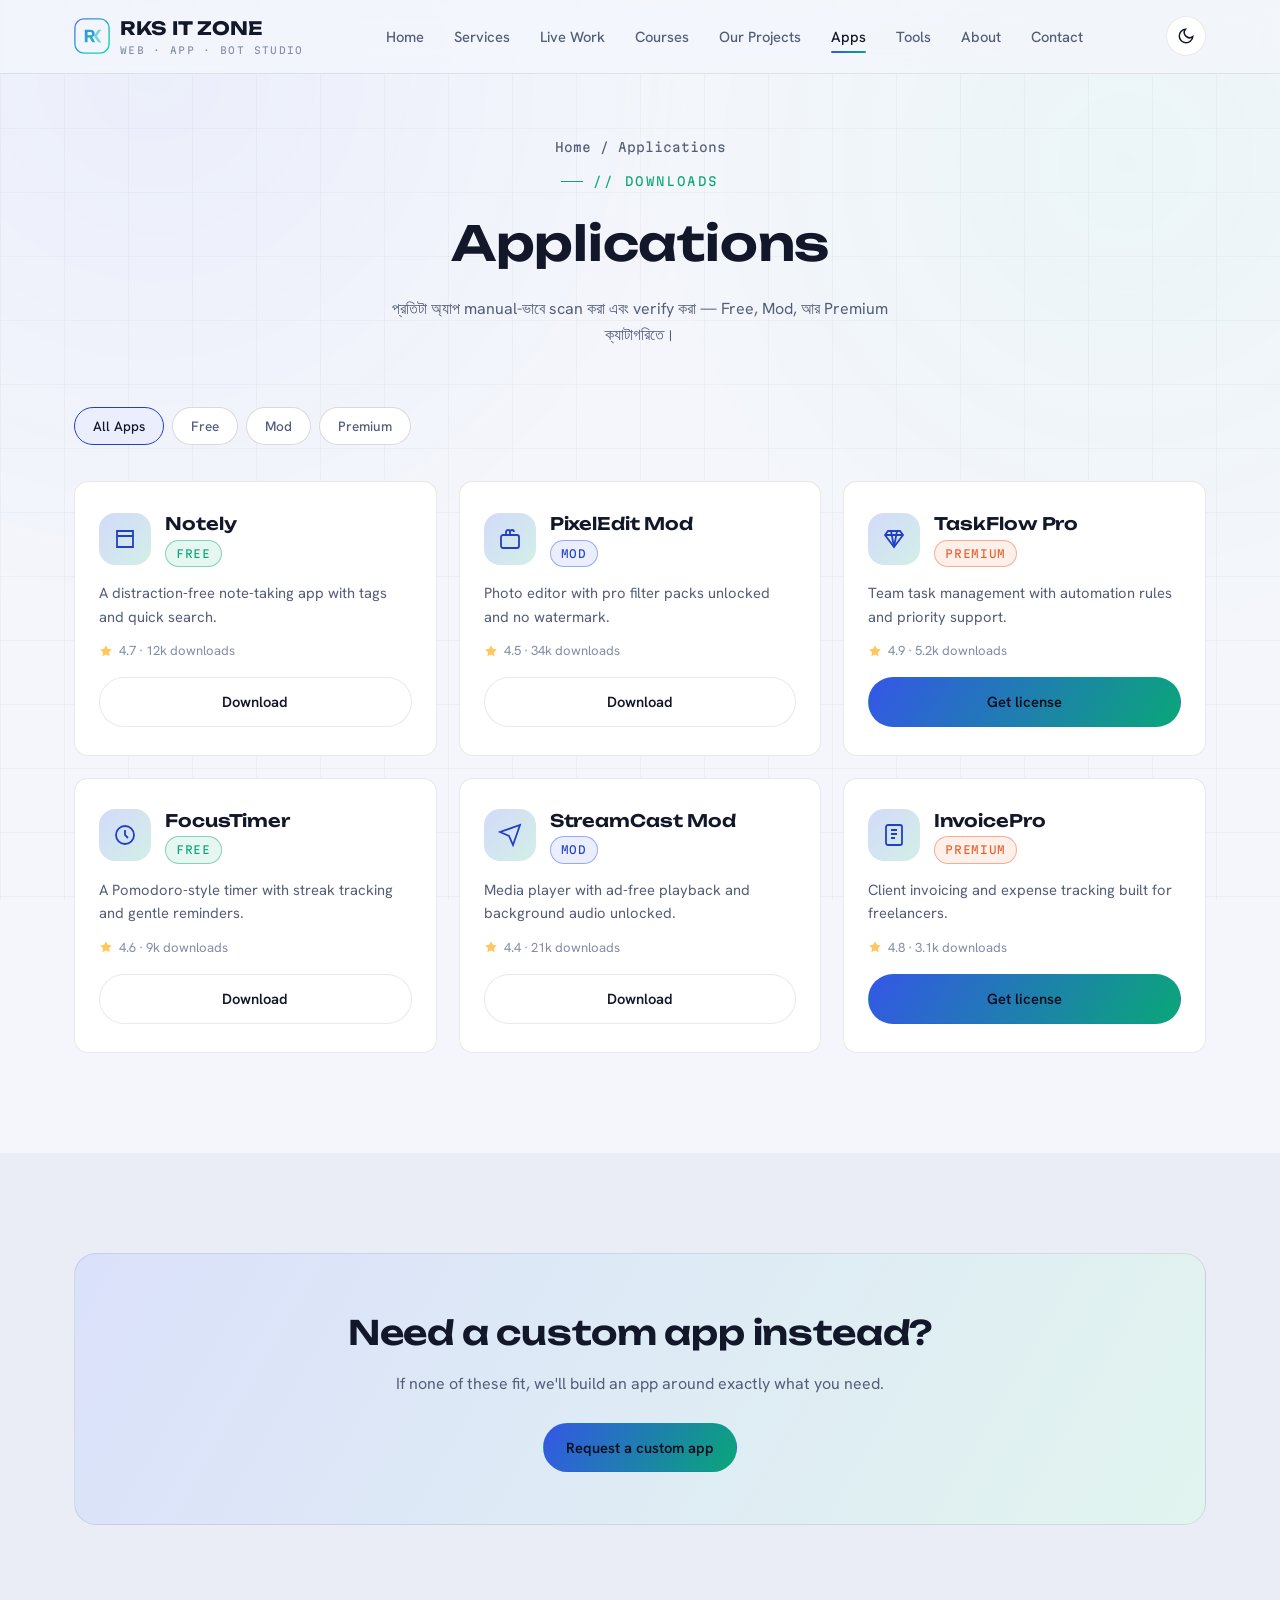
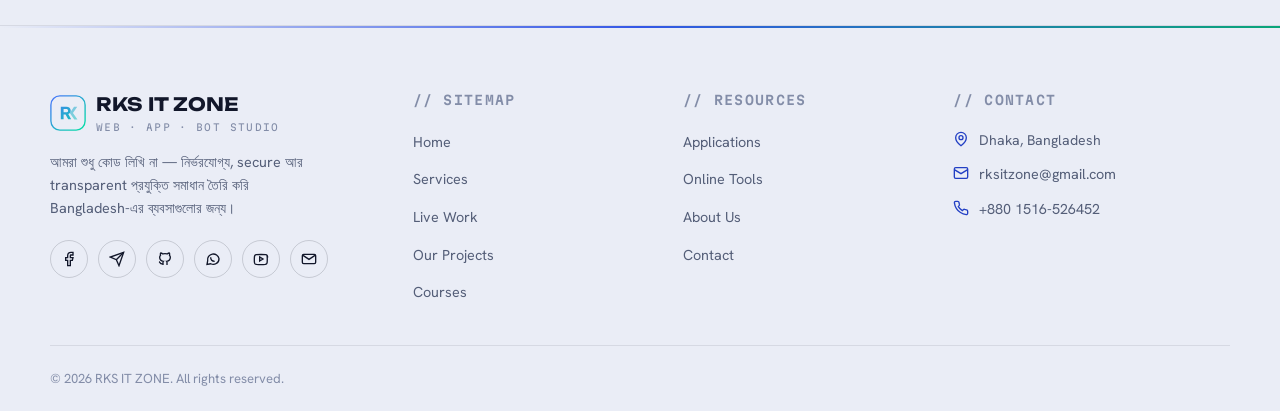
<file: applications.html>
<!DOCTYPE html>
<html lang="en" data-theme="dark">
<head>
<meta charset="UTF-8">
<meta name="viewport" content="width=device-width, initial-scale=1.0">
<script>
(function () {
  try {
    var sw = (window.screen && screen.width) || 0;
    /* If the physical screen is phone/tablet-sized but the browser has
       forced a much wider layout viewport (e.g. Chrome/Brave "Desktop site"
       mode), rewrite the viewport meta tag so the real responsive CSS
       breakpoints kick in instead of the shrunk-down desktop layout. */
    if (sw && sw < 900 && window.innerWidth > sw + 150) {
      var vp = document.querySelector('meta[name="viewport"]');
      if (vp) vp.setAttribute('content', 'width=' + sw + ', initial-scale=1');
    }
  } catch (e) {}
})();
</script>
<title>Applications — RKS IT ZONE</title>
<meta name="description" content="Free, mod, and premium applications curated and verified by RKS IT ZONE.">
<meta name="keywords" content="free applications download, verified apps, mod apps, premium apps, Android applications Bangladesh, RKS IT ZONE apps">
<meta name="robots" content="index, follow">
<meta name="author" content="RKS IT ZONE">
<meta name="theme-color" content="#0b0f14">
<link rel="canonical" href="https://rksitzone.vercel.app/applications.html">

<!-- Open Graph / Facebook -->
<meta property="og:type" content="website">
<meta property="og:site_name" content="RKS IT ZONE">
<meta property="og:title" content="Applications — RKS IT ZONE">
<meta property="og:description" content="Free, mod, and premium applications curated and verified by RKS IT ZONE.">
<meta property="og:url" content="https://rksitzone.vercel.app/applications.html">
<meta property="og:image" content="https://rksitzone.vercel.app/images/logo.svg">
<meta property="og:locale" content="en_US">

<!-- Twitter -->
<meta name="twitter:card" content="summary_large_image">
<meta name="twitter:title" content="Applications — RKS IT ZONE">
<meta name="twitter:description" content="Free, mod, and premium applications curated and verified by RKS IT ZONE.">
<meta name="twitter:image" content="https://rksitzone.vercel.app/images/logo.svg">
<link rel="icon" type="image/svg+xml" href="images/favicon.svg">
<link rel="stylesheet" href="style.css">
</head>
<body>
<div class="circuit-bg"></div>
<header class="site-header">
  <div class="navbar container">
    <a href="index.html" class="brand">
      <img src="images/logo.svg" alt="RKS IT ZONE logo" width="36" height="36">
      <span>RKS IT ZONE<small>Web · App · Bot Studio</small></span>
    </a>
    <nav class="nav-links" aria-label="Primary">
      <a href="index.html">Home</a>
      <a href="services.html" data-nav="services.html">Services</a>
      <a href="live-work.html" data-nav="live-work.html">Live Work</a>
      <a href="courses.html" data-nav="courses.html">Courses</a>
      <a href="projects.html" data-nav="projects.html">Our Projects</a>
      <a href="applications.html" class="active" data-nav="applications.html">Apps</a>
      <a href="tools.html" data-nav="tools.html">Tools</a>
      <a href="about.html" data-nav="about.html">About</a>
      <a href="contact.html" data-nav="contact.html">Contact</a>
    </nav>
    <div class="nav-actions">
      <button class="theme-toggle" aria-label="Toggle color theme">
        <svg class="sun" viewBox="0 0 24 24" fill="none" stroke="currentColor" stroke-width="2" stroke-linecap="round"><circle cx="12" cy="12" r="4"/><path d="M12 2v2M12 20v2M4.9 4.9l1.4 1.4M17.7 17.7l1.4 1.4M2 12h2M20 12h2M4.9 19.1l1.4-1.4M17.7 6.3l1.4-1.4"/></svg>
        <svg class="moon" viewBox="0 0 24 24" fill="none" stroke="currentColor" stroke-width="2" stroke-linecap="round"><path d="M21 12.8A9 9 0 1 1 11.2 3a7 7 0 0 0 9.8 9.8Z"/></svg>
      </button>
      <button class="nav-burger" aria-label="Toggle menu"><span></span></button>
    </div>
  </div>
</header>

<main>
<section class="page-hero container">
  <p class="breadcrumb"><a href="index.html">Home</a> / Applications</p>
  <span class="eyebrow" style="justify-content:center;margin-top:14px">// Downloads</span>
  <h1>Applications</h1>
  <p>প্রতিটা অ্যাপ manual-ভাবে scan করা এবং verify করা — Free, Mod, আর Premium ক্যাটাগরিতে।</p>
</section>

<section class="section" style="padding-top:10px">
  <div class="container">
    <div class="tabs" data-tabs="apps">
      <button class="tab-btn active" data-filter="all">All Apps</button>
      <button class="tab-btn" data-filter="free">Free</button>
      <button class="tab-btn" data-filter="mod">Mod</button>
      <button class="tab-btn" data-filter="premium">Premium</button>
    </div>

    <div class="grid grid-3">
      <div class="filter-item show" data-filter-group="apps" data-cat="free">
        <div class="card app-card">
          <div class="app-top">
            <div class="app-icon icon-tile" style="margin-bottom:0"><svg viewBox="0 0 24 24" fill="none" stroke="currentColor" stroke-width="1.8"><path d="M4 4h16v16H4z"/><path d="M4 9h16"/></svg></div>
            <div><h3 style="margin-bottom:2px">Notely</h3><span class="tag tag-accent" style="margin-top:0">Free</span></div>
          </div>
          <p>A distraction-free note-taking app with tags and quick search.</p>
          <div class="rating"><svg viewBox="0 0 24 24" fill="currentColor"><path d="m12 2 3.1 6.3 6.9 1-5 4.9 1.2 6.9L12 17.8l-6.2 3.3 1.2-6.9-5-4.9 6.9-1z"/></svg>4.7 · 12k downloads</div>
          <a href="#" class="btn btn-ghost btn-block" style="margin-top:16px">Download</a>
        </div>
      </div>
      <div class="filter-item show" data-filter-group="apps" data-cat="mod">
        <div class="card app-card">
          <div class="app-top">
            <div class="app-icon icon-tile" style="margin-bottom:0"><svg viewBox="0 0 24 24" fill="none" stroke="currentColor" stroke-width="1.8"><rect x="3" y="8" width="18" height="13" rx="2"/><path d="M12 8V5a2 2 0 0 1 4 0M8 8V5a2 2 0 0 1 4 0"/></svg></div>
            <div><h3 style="margin-bottom:2px">PixelEdit Mod</h3><span class="tag tag-primary" style="margin-top:0">Mod</span></div>
          </div>
          <p>Photo editor with pro filter packs unlocked and no watermark.</p>
          <div class="rating"><svg viewBox="0 0 24 24" fill="currentColor"><path d="m12 2 3.1 6.3 6.9 1-5 4.9 1.2 6.9L12 17.8l-6.2 3.3 1.2-6.9-5-4.9 6.9-1z"/></svg>4.5 · 34k downloads</div>
          <a href="#" class="btn btn-ghost btn-block" style="margin-top:16px">Download</a>
        </div>
      </div>
      <div class="filter-item show" data-filter-group="apps" data-cat="premium">
        <div class="card app-card">
          <div class="app-top">
            <div class="app-icon icon-tile" style="margin-bottom:0"><svg viewBox="0 0 24 24" fill="none" stroke="currentColor" stroke-width="1.8"><path d="M3 8 6 4h12l3 4-9 12z"/><path d="M3 8h18M9 4l3 16 3-16"/></svg></div>
            <div><h3 style="margin-bottom:2px">TaskFlow Pro</h3><span class="tag tag-warm" style="margin-top:0">Premium</span></div>
          </div>
          <p>Team task management with automation rules and priority support.</p>
          <div class="rating"><svg viewBox="0 0 24 24" fill="currentColor"><path d="m12 2 3.1 6.3 6.9 1-5 4.9 1.2 6.9L12 17.8l-6.2 3.3 1.2-6.9-5-4.9 6.9-1z"/></svg>4.9 · 5.2k downloads</div>
          <a href="contact.html" class="btn btn-primary btn-block" style="margin-top:16px">Get license</a>
        </div>
      </div>
      <div class="filter-item show" data-filter-group="apps" data-cat="free">
        <div class="card app-card">
          <div class="app-top">
            <div class="app-icon icon-tile" style="margin-bottom:0"><svg viewBox="0 0 24 24" fill="none" stroke="currentColor" stroke-width="1.8"><circle cx="12" cy="12" r="9"/><path d="M12 7v5l3 3"/></svg></div>
            <div><h3 style="margin-bottom:2px">FocusTimer</h3><span class="tag tag-accent" style="margin-top:0">Free</span></div>
          </div>
          <p>A Pomodoro-style timer with streak tracking and gentle reminders.</p>
          <div class="rating"><svg viewBox="0 0 24 24" fill="currentColor"><path d="m12 2 3.1 6.3 6.9 1-5 4.9 1.2 6.9L12 17.8l-6.2 3.3 1.2-6.9-5-4.9 6.9-1z"/></svg>4.6 · 9k downloads</div>
          <a href="#" class="btn btn-ghost btn-block" style="margin-top:16px">Download</a>
        </div>
      </div>
      <div class="filter-item show" data-filter-group="apps" data-cat="mod">
        <div class="card app-card">
          <div class="app-top">
            <div class="app-icon icon-tile" style="margin-bottom:0"><svg viewBox="0 0 24 24" fill="none" stroke="currentColor" stroke-width="1.8"><path d="m22 2-7 20-4-9-9-4Z"/></svg></div>
            <div><h3 style="margin-bottom:2px">StreamCast Mod</h3><span class="tag tag-primary" style="margin-top:0">Mod</span></div>
          </div>
          <p>Media player with ad-free playback and background audio unlocked.</p>
          <div class="rating"><svg viewBox="0 0 24 24" fill="currentColor"><path d="m12 2 3.1 6.3 6.9 1-5 4.9 1.2 6.9L12 17.8l-6.2 3.3 1.2-6.9-5-4.9 6.9-1z"/></svg>4.4 · 21k downloads</div>
          <a href="#" class="btn btn-ghost btn-block" style="margin-top:16px">Download</a>
        </div>
      </div>
      <div class="filter-item show" data-filter-group="apps" data-cat="premium">
        <div class="card app-card">
          <div class="app-top">
            <div class="app-icon icon-tile" style="margin-bottom:0"><svg viewBox="0 0 24 24" fill="none" stroke="currentColor" stroke-width="1.8"><rect x="4" y="2" width="16" height="20" rx="2"/><path d="M9 7h6M9 11h6M9 15h4"/></svg></div>
            <div><h3 style="margin-bottom:2px">InvoicePro</h3><span class="tag tag-warm" style="margin-top:0">Premium</span></div>
          </div>
          <p>Client invoicing and expense tracking built for freelancers.</p>
          <div class="rating"><svg viewBox="0 0 24 24" fill="currentColor"><path d="m12 2 3.1 6.3 6.9 1-5 4.9 1.2 6.9L12 17.8l-6.2 3.3 1.2-6.9-5-4.9 6.9-1z"/></svg>4.8 · 3.1k downloads</div>
          <a href="contact.html" class="btn btn-primary btn-block" style="margin-top:16px">Get license</a>
        </div>
      </div>
    </div>
  </div>
</section>

<section class="section section-alt">
  <div class="container">
    <div class="cta-band">
      <h2>Need a custom app instead?</h2>
      <p>If none of these fit, we'll build an app around exactly what you need.</p>
      <div class="cta-actions">
        <a href="contact.html" class="btn btn-primary">Request a custom app</a>
      </div>
    </div>
  </div>
</section>

</main>
<footer class="site-footer">
  <div class="container footer-top">
    <div class="footer-brand">
      <a href="index.html" class="brand">
        <img src="images/logo.svg" alt="RKS IT ZONE logo" width="36" height="36">
        <span>RKS IT ZONE<small>Web · App · Bot Studio</small></span>
      </a>
      <p>আমরা শুধু কোড লিখি না — নির্ভরযোগ্য, secure আর transparent প্রযুক্তি সমাধান তৈরি করি Bangladesh-এর ব্যবসাগুলোর জন্য।</p>
      <div class="footer-social">
        <a href="https://www.facebook.com/rksitzone" aria-label="Facebook" target="_blank" rel="noopener"><svg viewBox="0 0 24 24" fill="none" stroke="currentColor" stroke-width="2"><path d="M18 2h-3a5 5 0 0 0-5 5v3H7v4h3v8h4v-8h3l1-4h-4V7a1 1 0 0 1 1-1h3z"/></svg></a>
        <a href="https://t.me/rksitzone" aria-label="Telegram" target="_blank" rel="noopener"><svg viewBox="0 0 24 24" fill="none" stroke="currentColor" stroke-width="2"><path d="m22 2-7 20-4-9-9-4Z"/><path d="M22 2 11 13"/></svg></a>
        <a href="https://github.com/rksitzone" aria-label="GitHub" target="_blank" rel="noopener"><svg viewBox="0 0 24 24" fill="none" stroke="currentColor" stroke-width="2"><path d="M9 19c-4.3 1.4-4.3-2.5-6-3m12 5v-3.5c0-1 .1-1.4-.5-2 2.8-.3 5.5-1.4 5.5-6a4.6 4.6 0 0 0-1.3-3.2 4.2 4.2 0 0 0-.1-3.2s-1.1-.3-3.5 1.3a12.3 12.3 0 0 0-6.2 0C6.5 2.8 5.4 3.1 5.4 3.1a4.2 4.2 0 0 0-.1 3.2A4.6 4.6 0 0 0 4 9.5c0 4.6 2.7 5.7 5.5 6-.6.6-.6 1.2-.5 2V21"/></svg></a>
        <a href="https://wa.me/8801516526452" aria-label="WhatsApp" target="_blank" rel="noopener"><svg viewBox="0 0 24 24" fill="none" stroke="currentColor" stroke-width="2"><path d="M21 11.5a8.5 8.5 0 0 1-12.4 7.6L3 20l1-5.3A8.5 8.5 0 1 1 21 11.5Z"/><path d="M8.5 9.5c0 3.5 2.5 6 6 6"/></svg></a>
        <a href="https://www.youtube.com/@rksitzone" aria-label="YouTube" target="_blank" rel="noopener"><svg viewBox="0 0 24 24" fill="none" stroke="currentColor" stroke-width="2"><path d="M21.8 8.4s-.2-1.5-.8-2.1c-.8-.8-1.7-.8-2.1-.9C16.1 5 12 5 12 5s-4.1 0-6.9.4c-.4.1-1.3.1-2.1.9-.6.6-.8 2.1-.8 2.1S2 10.1 2 11.9v1.8c0 1.8.2 3.5.2 3.5s.2 1.5.8 2.1c.8.8 1.9.7 2.4.8 1.7.2 7.3.4 7.3.4a112 112 0 0 0 5.6-.5c.4-.1 1.3-.1 2.1-.9.6-.6.8-2.1.8-2.1s.2-1.7.2-3.5v-1.8c0-1.8-.2-3.5-.2-3.5Z"/><path d="m10 15 5-3-5-3Z"/></svg></a>
        <a href="mailto:rksitzone@gmail.com" aria-label="Gmail"><svg viewBox="0 0 24 24" fill="none" stroke="currentColor" stroke-width="2"><rect x="2" y="5" width="20" height="14" rx="2"/><path d="m3 6.5 9 6 9-6"/></svg></a>
      </div>
    </div>
    <div class="footer-col">
      <h4>// Sitemap</h4>
      <ul>
        <li><a href="index.html">Home</a></li>
        <li><a href="services.html">Services</a></li>
        <li><a href="live-work.html">Live Work</a></li>
        <li><a href="projects.html">Our Projects</a></li>
        <li><a href="courses.html">Courses</a></li>
      </ul>
    </div>
    <div class="footer-col">
      <h4>// Resources</h4>
      <ul>
        <li><a href="applications.html">Applications</a></li>
        <li><a href="tools.html">Online Tools</a></li>
        <li><a href="about.html">About Us</a></li>
        <li><a href="contact.html">Contact</a></li>
      </ul>
    </div>
    <div class="footer-col">
      <h4>// Contact</h4>
      <ul class="footer-contact">
        <li><svg viewBox="0 0 24 24" fill="none" stroke="currentColor" stroke-width="2"><path d="M20 10c0 6-8 12-8 12s-8-6-8-12a8 8 0 0 1 16 0Z"/><circle cx="12" cy="10" r="3"/></svg>Dhaka, Bangladesh</li>
        <li><svg viewBox="0 0 24 24" fill="none" stroke="currentColor" stroke-width="2"><rect x="2" y="4" width="20" height="16" rx="2"/><path d="m2 7 10 6 10-6"/></svg><a href="mailto:rksitzone@gmail.com">rksitzone@gmail.com</a></li>
        <li><svg viewBox="0 0 24 24" fill="none" stroke="currentColor" stroke-width="2"><path d="M22 16.9v3a2 2 0 0 1-2.2 2 19.8 19.8 0 0 1-8.6-3.1 19.5 19.5 0 0 1-6-6A19.8 19.8 0 0 1 2.1 4.2 2 2 0 0 1 4 2h3a2 2 0 0 1 2 1.7c.1.9.3 1.8.6 2.7a2 2 0 0 1-.4 2.1L8 9.9a16 16 0 0 0 6 6l1.4-1.4a2 2 0 0 1 2.1-.4c.9.3 1.8.5 2.7.6a2 2 0 0 1 1.8 2Z"/></svg><a href="https://wa.me/8801516526452" target="_blank" rel="noopener">+880 1516-526452</a></li>
      </ul>
    </div>
  </div>
  <div class="container footer-bottom">
    <span>© <span class="js-year"></span> RKS IT ZONE. All rights reserved.</span>
  </div>
</footer>

<script src="script.js"></script>
</body>
</html>
</file>
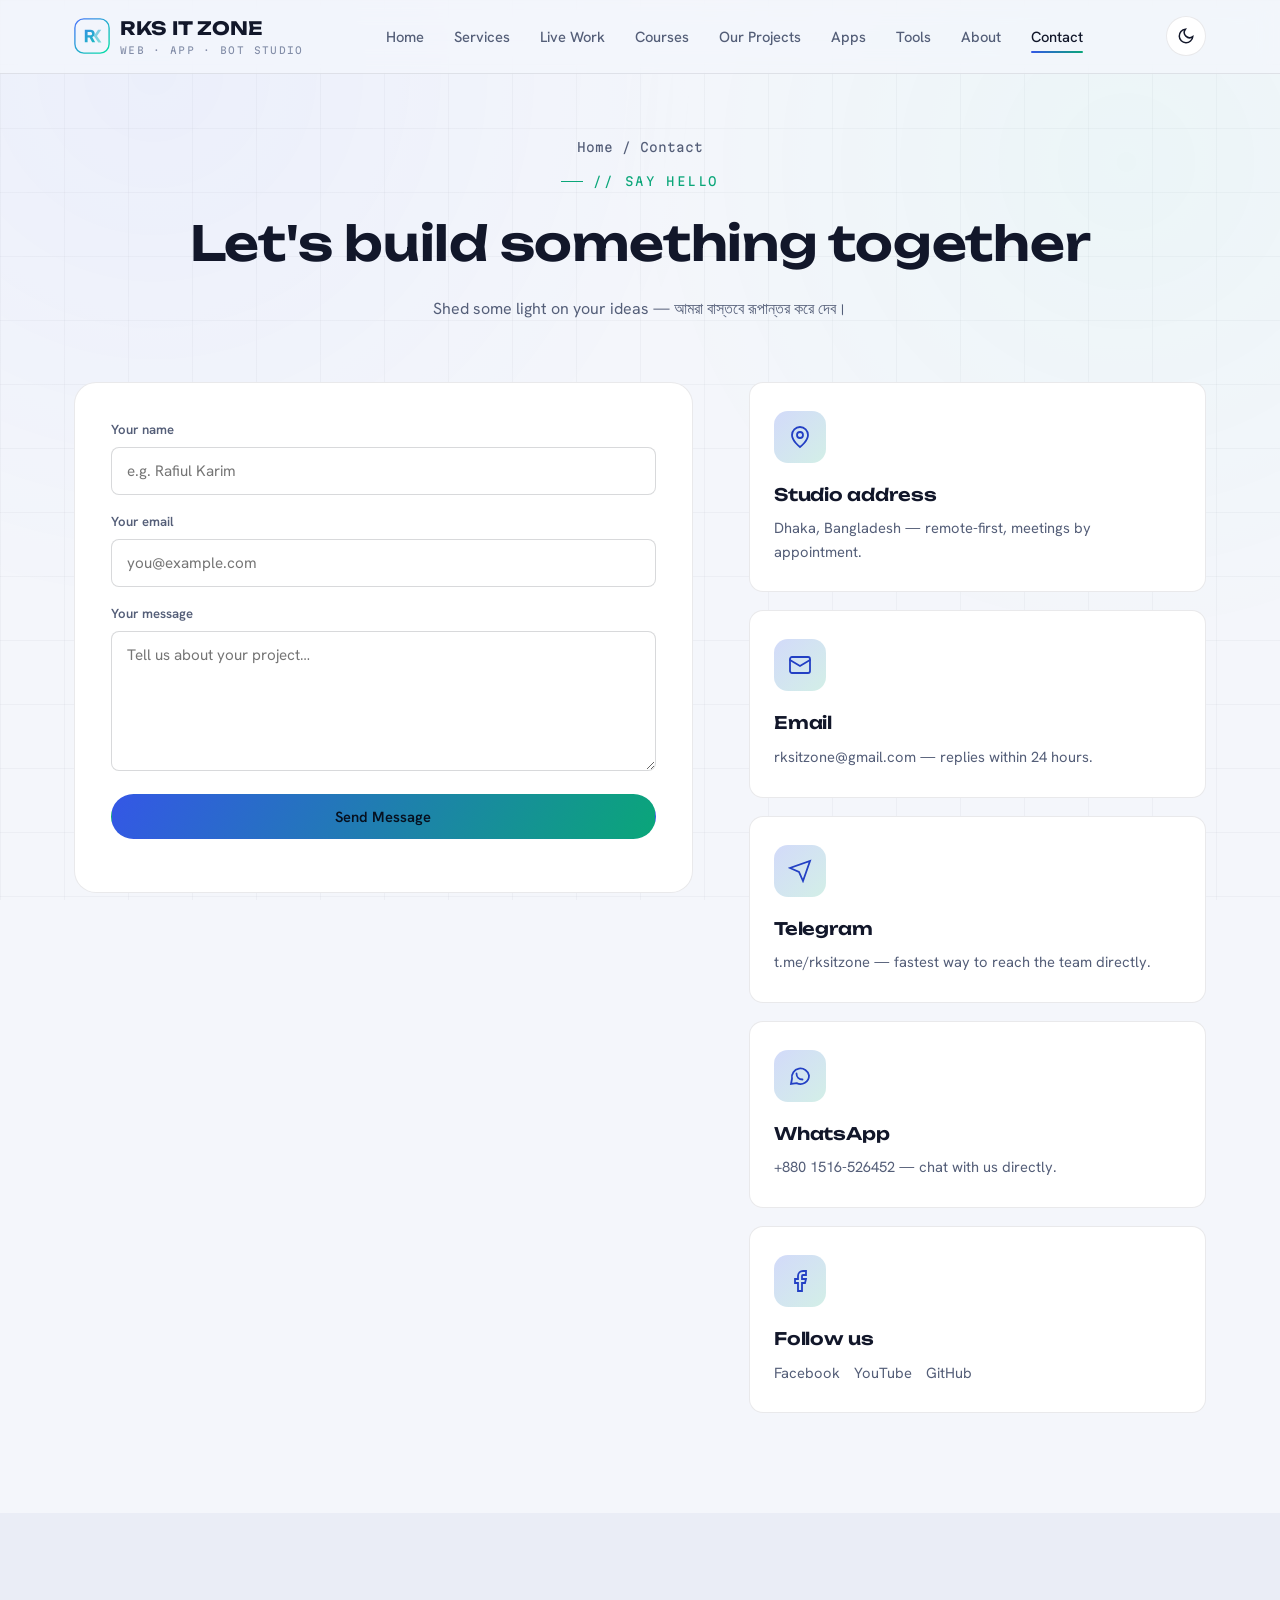
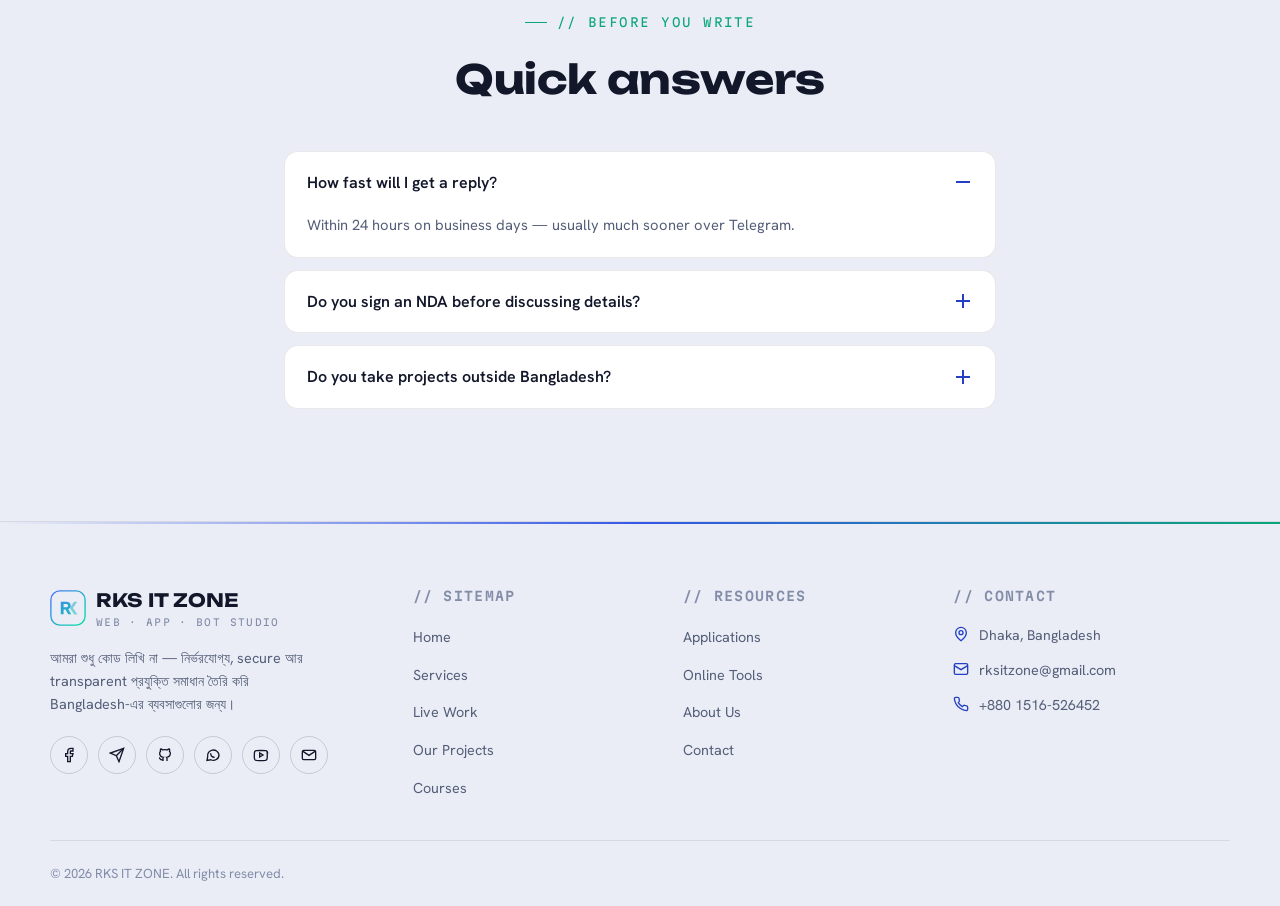
<file: contact.html>
<!DOCTYPE html>
<html lang="en" data-theme="dark">
<head>
<meta charset="UTF-8">
<meta name="viewport" content="width=device-width, initial-scale=1.0">
<script>
(function () {
  try {
    var sw = (window.screen && screen.width) || 0;
    /* If the physical screen is phone/tablet-sized but the browser has
       forced a much wider layout viewport (e.g. Chrome/Brave "Desktop site"
       mode), rewrite the viewport meta tag so the real responsive CSS
       breakpoints kick in instead of the shrunk-down desktop layout. */
    if (sw && sw < 900 && window.innerWidth > sw + 150) {
      var vp = document.querySelector('meta[name="viewport"]');
      if (vp) vp.setAttribute('content', 'width=' + sw + ', initial-scale=1');
    }
  } catch (e) {}
})();
</script>
<title>Contact — RKS IT ZONE</title>
<meta name="description" content="Get in touch with RKS IT ZONE to start your website, app, or bot project.">
<meta name="keywords" content="contact RKS IT ZONE, hire web developer Bangladesh, get a quote website, contact Dhaka IT company">
<meta name="robots" content="index, follow">
<meta name="author" content="RKS IT ZONE">
<meta name="theme-color" content="#0b0f14">
<link rel="canonical" href="https://rksitzone.vercel.app/contact.html">

<!-- Open Graph / Facebook -->
<meta property="og:type" content="website">
<meta property="og:site_name" content="RKS IT ZONE">
<meta property="og:title" content="Contact — RKS IT ZONE">
<meta property="og:description" content="Get in touch with RKS IT ZONE to start your website, app, or bot project.">
<meta property="og:url" content="https://rksitzone.vercel.app/contact.html">
<meta property="og:image" content="https://rksitzone.vercel.app/images/logo.svg">
<meta property="og:locale" content="en_US">

<!-- Twitter -->
<meta name="twitter:card" content="summary_large_image">
<meta name="twitter:title" content="Contact — RKS IT ZONE">
<meta name="twitter:description" content="Get in touch with RKS IT ZONE to start your website, app, or bot project.">
<meta name="twitter:image" content="https://rksitzone.vercel.app/images/logo.svg">
<link rel="icon" type="image/svg+xml" href="images/favicon.svg">
<link rel="stylesheet" href="style.css">
</head>
<body>
<div class="circuit-bg"></div>
<header class="site-header">
  <div class="navbar container">
    <a href="index.html" class="brand">
      <img src="images/logo.svg" alt="RKS IT ZONE logo" width="36" height="36">
      <span>RKS IT ZONE<small>Web · App · Bot Studio</small></span>
    </a>
    <nav class="nav-links" aria-label="Primary">
      <a href="index.html">Home</a>
      <a href="services.html" data-nav="services.html">Services</a>
      <a href="live-work.html" data-nav="live-work.html">Live Work</a>
      <a href="courses.html" data-nav="courses.html">Courses</a>
      <a href="projects.html" data-nav="projects.html">Our Projects</a>
      <a href="applications.html" data-nav="applications.html">Apps</a>
      <a href="tools.html" data-nav="tools.html">Tools</a>
      <a href="about.html" data-nav="about.html">About</a>
      <a href="contact.html" class="active" data-nav="contact.html">Contact</a>
    </nav>
    <div class="nav-actions">
      <button class="theme-toggle" aria-label="Toggle color theme">
        <svg class="sun" viewBox="0 0 24 24" fill="none" stroke="currentColor" stroke-width="2" stroke-linecap="round"><circle cx="12" cy="12" r="4"/><path d="M12 2v2M12 20v2M4.9 4.9l1.4 1.4M17.7 17.7l1.4 1.4M2 12h2M20 12h2M4.9 19.1l1.4-1.4M17.7 6.3l1.4-1.4"/></svg>
        <svg class="moon" viewBox="0 0 24 24" fill="none" stroke="currentColor" stroke-width="2" stroke-linecap="round"><path d="M21 12.8A9 9 0 1 1 11.2 3a7 7 0 0 0 9.8 9.8Z"/></svg>
      </button>
      <button class="nav-burger" aria-label="Toggle menu"><span></span></button>
    </div>
  </div>
</header>

<main>
<section class="page-hero container">
  <p class="breadcrumb"><a href="index.html">Home</a> / Contact</p>
  <span class="eyebrow" style="justify-content:center;margin-top:14px">// Say Hello</span>
  <h1>Let's build something together</h1>
  <p>Shed some light on your ideas — আমরা বাস্তবে রূপান্তর করে দেব।</p>
</section>

<section class="section" style="padding-top:10px">
  <div class="container hero-grid" style="align-items:start">
    <form action="https://formsubmit.co/rksitzone@gmail.com" method="POST" class="js-contact-form"
            style="max-width:640px;width:100%;justify-self:center;background:var(--surface);border:1px solid var(--border);border-radius:var(--radius-l);padding:36px">
            <!-- Disable Captcha -->
            <input type="hidden" name="_captcha" value="false">
            <!-- Email Subject -->
            <input type="hidden" name="_subject" value="New Portfolio Contact Form">
            <div class="field">
                <label for="name">Your name</label>
                <input id="name" name="Name" type="text" placeholder="e.g. Rafiul Karim" required>
            </div>
            <div class="field">
                <label for="email">Your email</label>
                <input id="email" name="Email" type="email" placeholder="you@example.com" required>
            </div>
            <div class="field">
                <label for="message">Your message</label>
                <textarea id="message" name="Message" placeholder="Tell us about your project…" required></textarea>
            </div>
            <button type="submit" class="btn btn-primary btn-block">
                Send Message
            </button>
            <p class="form-status" aria-live="polite" role="status"></p>
        </form>

    <div>
      <div class="card" style="margin-bottom:18px">
        <div class="icon-tile"><svg viewBox="0 0 24 24" fill="none" stroke="currentColor" stroke-width="1.8" stroke-linecap="round"><path d="M20 10c0 6-8 12-8 12s-8-6-8-12a8 8 0 0 1 16 0Z"/><circle cx="12" cy="10" r="3"/></svg></div>
        <h3>Studio address</h3>
        <p>Dhaka, Bangladesh — remote-first, meetings by appointment.</p>
      </div>
      <div class="card" style="margin-bottom:18px">
        <div class="icon-tile"><svg viewBox="0 0 24 24" fill="none" stroke="currentColor" stroke-width="1.8" stroke-linecap="round"><rect x="2" y="4" width="20" height="16" rx="2"/><path d="m2 7 10 6 10-6"/></svg></div>
        <h3>Email</h3>
        <p><a href="mailto:rksitzone@gmail.com">rksitzone@gmail.com</a> — replies within 24 hours.</p>
      </div>
      <div class="card" style="margin-bottom:18px">
        <div class="icon-tile"><svg viewBox="0 0 24 24" fill="none" stroke="currentColor" stroke-width="1.8" stroke-linecap="round"><path d="m22 2-7 20-4-9-9-4Z"/></svg></div>
        <h3>Telegram</h3>
        <p><a href="https://t.me/rksitzone" target="_blank" rel="noopener">t.me/rksitzone</a> — fastest way to reach the team directly.</p>
      </div>
      <div class="card" style="margin-bottom:18px">
        <div class="icon-tile"><svg viewBox="0 0 24 24" fill="none" stroke="currentColor" stroke-width="1.8" stroke-linecap="round"><path d="M21 11.5a8.5 8.5 0 0 1-12.4 7.6L3 20l1-5.3A8.5 8.5 0 1 1 21 11.5Z"/><path d="M8.5 9.5c0 3.5 2.5 6 6 6"/></svg></div>
        <h3>WhatsApp</h3>
        <p><a href="https://wa.me/8801516526452" target="_blank" rel="noopener">+880 1516-526452</a> — chat with us directly.</p>
      </div>
      <div class="card">
        <div class="icon-tile"><svg viewBox="0 0 24 24" fill="none" stroke="currentColor" stroke-width="1.8" stroke-linecap="round"><path d="M18 2h-3a5 5 0 0 0-5 5v3H7v4h3v8h4v-8h3l1-4h-4V7a1 1 0 0 1 1-1h3z"/></svg></div>
        <h3>Follow us</h3>
        <p style="display:flex;flex-wrap:wrap;gap:8px 14px;margin-top:6px">
          <a href="https://www.facebook.com/rksitzone" target="_blank" rel="noopener">Facebook</a>
          <a href="https://www.youtube.com/@rksitzone" target="_blank" rel="noopener">YouTube</a>
          <a href="https://github.com/rksitzone" target="_blank" rel="noopener">GitHub</a>
        </p>
      </div>
    </div>
  </div>
</section>

<section class="section section-alt">
  <div class="container" style="max-width:760px">
    <div class="section-head" style="margin:0 auto 40px;text-align:center;align-items:center">
      <span class="eyebrow">// Before You Write</span>
      <h2>Quick answers</h2>
    </div>
    <div class="accordion">
      <div class="accordion-item open">
        <div class="accordion-head">How fast will I get a reply?<span class="plus"></span></div>
        <div class="accordion-body"><div>Within 24 hours on business days — usually much sooner over Telegram.</div></div>
      </div>
      <div class="accordion-item">
        <div class="accordion-head">Do you sign an NDA before discussing details?<span class="plus"></span></div>
        <div class="accordion-body"><div>Yes, happy to sign an NDA before you share sensitive project details.</div></div>
      </div>
      <div class="accordion-item">
        <div class="accordion-head">Do you take projects outside Bangladesh?<span class="plus"></span></div>
        <div class="accordion-body"><div>Yes — we work remotely with clients across time zones.</div></div>
      </div>
    </div>
  </div>
</section>

</main>
<footer class="site-footer">
  <div class="container footer-top">
    <div class="footer-brand">
      <a href="index.html" class="brand">
        <img src="images/logo.svg" alt="RKS IT ZONE logo" width="36" height="36">
        <span>RKS IT ZONE<small>Web · App · Bot Studio</small></span>
      </a>
      <p>আমরা শুধু কোড লিখি না — নির্ভরযোগ্য, secure আর transparent প্রযুক্তি সমাধান তৈরি করি Bangladesh-এর ব্যবসাগুলোর জন্য।</p>
      <div class="footer-social">
        <a href="https://www.facebook.com/rksitzone" aria-label="Facebook" target="_blank" rel="noopener"><svg viewBox="0 0 24 24" fill="none" stroke="currentColor" stroke-width="2"><path d="M18 2h-3a5 5 0 0 0-5 5v3H7v4h3v8h4v-8h3l1-4h-4V7a1 1 0 0 1 1-1h3z"/></svg></a>
        <a href="https://t.me/rksitzone" aria-label="Telegram" target="_blank" rel="noopener"><svg viewBox="0 0 24 24" fill="none" stroke="currentColor" stroke-width="2"><path d="m22 2-7 20-4-9-9-4Z"/><path d="M22 2 11 13"/></svg></a>
        <a href="https://github.com/rksitzone" aria-label="GitHub" target="_blank" rel="noopener"><svg viewBox="0 0 24 24" fill="none" stroke="currentColor" stroke-width="2"><path d="M9 19c-4.3 1.4-4.3-2.5-6-3m12 5v-3.5c0-1 .1-1.4-.5-2 2.8-.3 5.5-1.4 5.5-6a4.6 4.6 0 0 0-1.3-3.2 4.2 4.2 0 0 0-.1-3.2s-1.1-.3-3.5 1.3a12.3 12.3 0 0 0-6.2 0C6.5 2.8 5.4 3.1 5.4 3.1a4.2 4.2 0 0 0-.1 3.2A4.6 4.6 0 0 0 4 9.5c0 4.6 2.7 5.7 5.5 6-.6.6-.6 1.2-.5 2V21"/></svg></a>
        <a href="https://wa.me/8801516526452" aria-label="WhatsApp" target="_blank" rel="noopener"><svg viewBox="0 0 24 24" fill="none" stroke="currentColor" stroke-width="2"><path d="M21 11.5a8.5 8.5 0 0 1-12.4 7.6L3 20l1-5.3A8.5 8.5 0 1 1 21 11.5Z"/><path d="M8.5 9.5c0 3.5 2.5 6 6 6"/></svg></a>
        <a href="https://www.youtube.com/@rksitzone" aria-label="YouTube" target="_blank" rel="noopener"><svg viewBox="0 0 24 24" fill="none" stroke="currentColor" stroke-width="2"><path d="M21.8 8.4s-.2-1.5-.8-2.1c-.8-.8-1.7-.8-2.1-.9C16.1 5 12 5 12 5s-4.1 0-6.9.4c-.4.1-1.3.1-2.1.9-.6.6-.8 2.1-.8 2.1S2 10.1 2 11.9v1.8c0 1.8.2 3.5.2 3.5s.2 1.5.8 2.1c.8.8 1.9.7 2.4.8 1.7.2 7.3.4 7.3.4a112 112 0 0 0 5.6-.5c.4-.1 1.3-.1 2.1-.9.6-.6.8-2.1.8-2.1s.2-1.7.2-3.5v-1.8c0-1.8-.2-3.5-.2-3.5Z"/><path d="m10 15 5-3-5-3Z"/></svg></a>
        <a href="mailto:rksitzone@gmail.com" aria-label="Gmail"><svg viewBox="0 0 24 24" fill="none" stroke="currentColor" stroke-width="2"><rect x="2" y="5" width="20" height="14" rx="2"/><path d="m3 6.5 9 6 9-6"/></svg></a>
      </div>
    </div>
    <div class="footer-col">
      <h4>// Sitemap</h4>
      <ul>
        <li><a href="index.html">Home</a></li>
        <li><a href="services.html">Services</a></li>
        <li><a href="live-work.html">Live Work</a></li>
        <li><a href="projects.html">Our Projects</a></li>
        <li><a href="courses.html">Courses</a></li>
      </ul>
    </div>
    <div class="footer-col">
      <h4>// Resources</h4>
      <ul>
        <li><a href="applications.html">Applications</a></li>
        <li><a href="tools.html">Online Tools</a></li>
        <li><a href="about.html">About Us</a></li>
        <li><a href="contact.html">Contact</a></li>
      </ul>
    </div>
    <div class="footer-col">
      <h4>// Contact</h4>
      <ul class="footer-contact">
        <li><svg viewBox="0 0 24 24" fill="none" stroke="currentColor" stroke-width="2"><path d="M20 10c0 6-8 12-8 12s-8-6-8-12a8 8 0 0 1 16 0Z"/><circle cx="12" cy="10" r="3"/></svg>Dhaka, Bangladesh</li>
        <li><svg viewBox="0 0 24 24" fill="none" stroke="currentColor" stroke-width="2"><rect x="2" y="4" width="20" height="16" rx="2"/><path d="m2 7 10 6 10-6"/></svg><a href="mailto:rksitzone@gmail.com">rksitzone@gmail.com</a></li>
        <li><svg viewBox="0 0 24 24" fill="none" stroke="currentColor" stroke-width="2"><path d="M22 16.9v3a2 2 0 0 1-2.2 2 19.8 19.8 0 0 1-8.6-3.1 19.5 19.5 0 0 1-6-6A19.8 19.8 0 0 1 2.1 4.2 2 2 0 0 1 4 2h3a2 2 0 0 1 2 1.7c.1.9.3 1.8.6 2.7a2 2 0 0 1-.4 2.1L8 9.9a16 16 0 0 0 6 6l1.4-1.4a2 2 0 0 1 2.1-.4c.9.3 1.8.5 2.7.6a2 2 0 0 1 1.8 2Z"/></svg><a href="https://wa.me/8801516526452" target="_blank" rel="noopener">+880 1516-526452</a></li>
      </ul>
    </div>
  </div>
  <div class="container footer-bottom">
    <span>© <span class="js-year"></span> RKS IT ZONE. All rights reserved.</span>
  </div>
</footer>

<script src="script.js"></script>
</body>
</html>
</file>
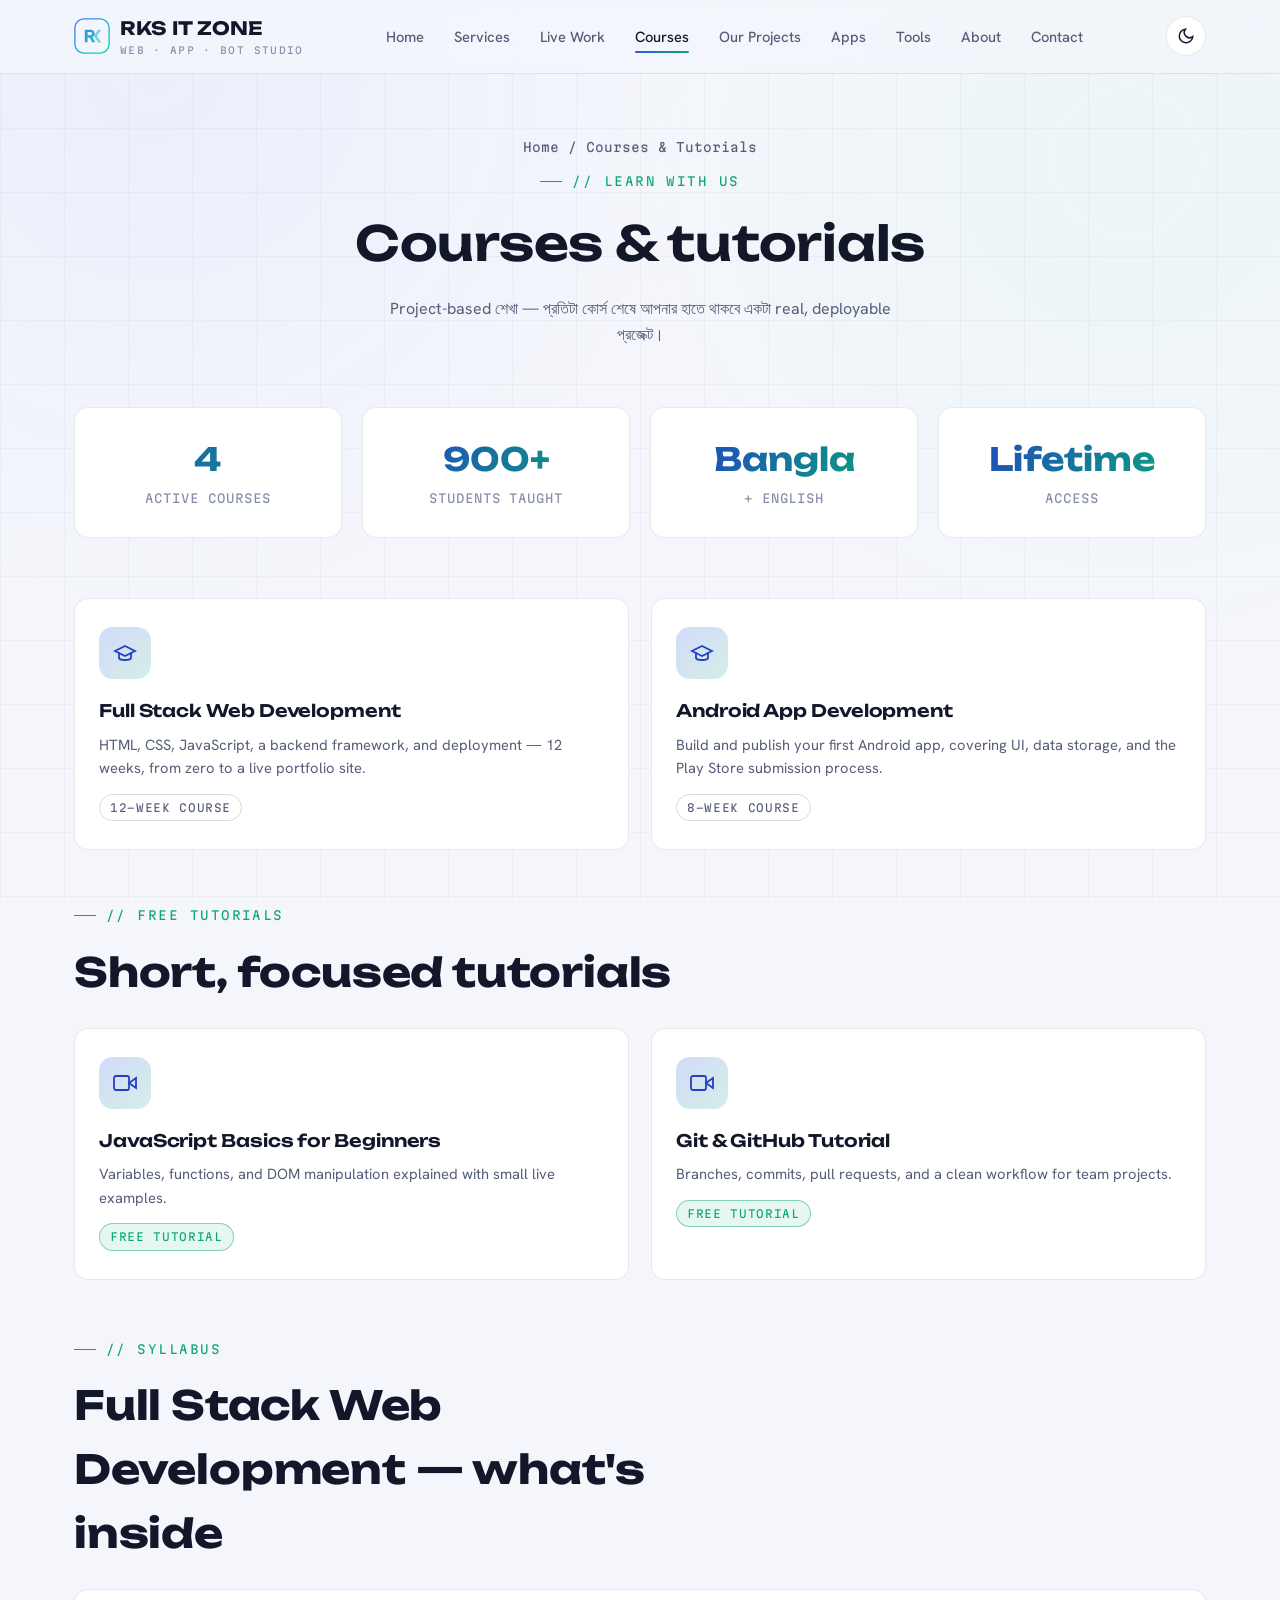
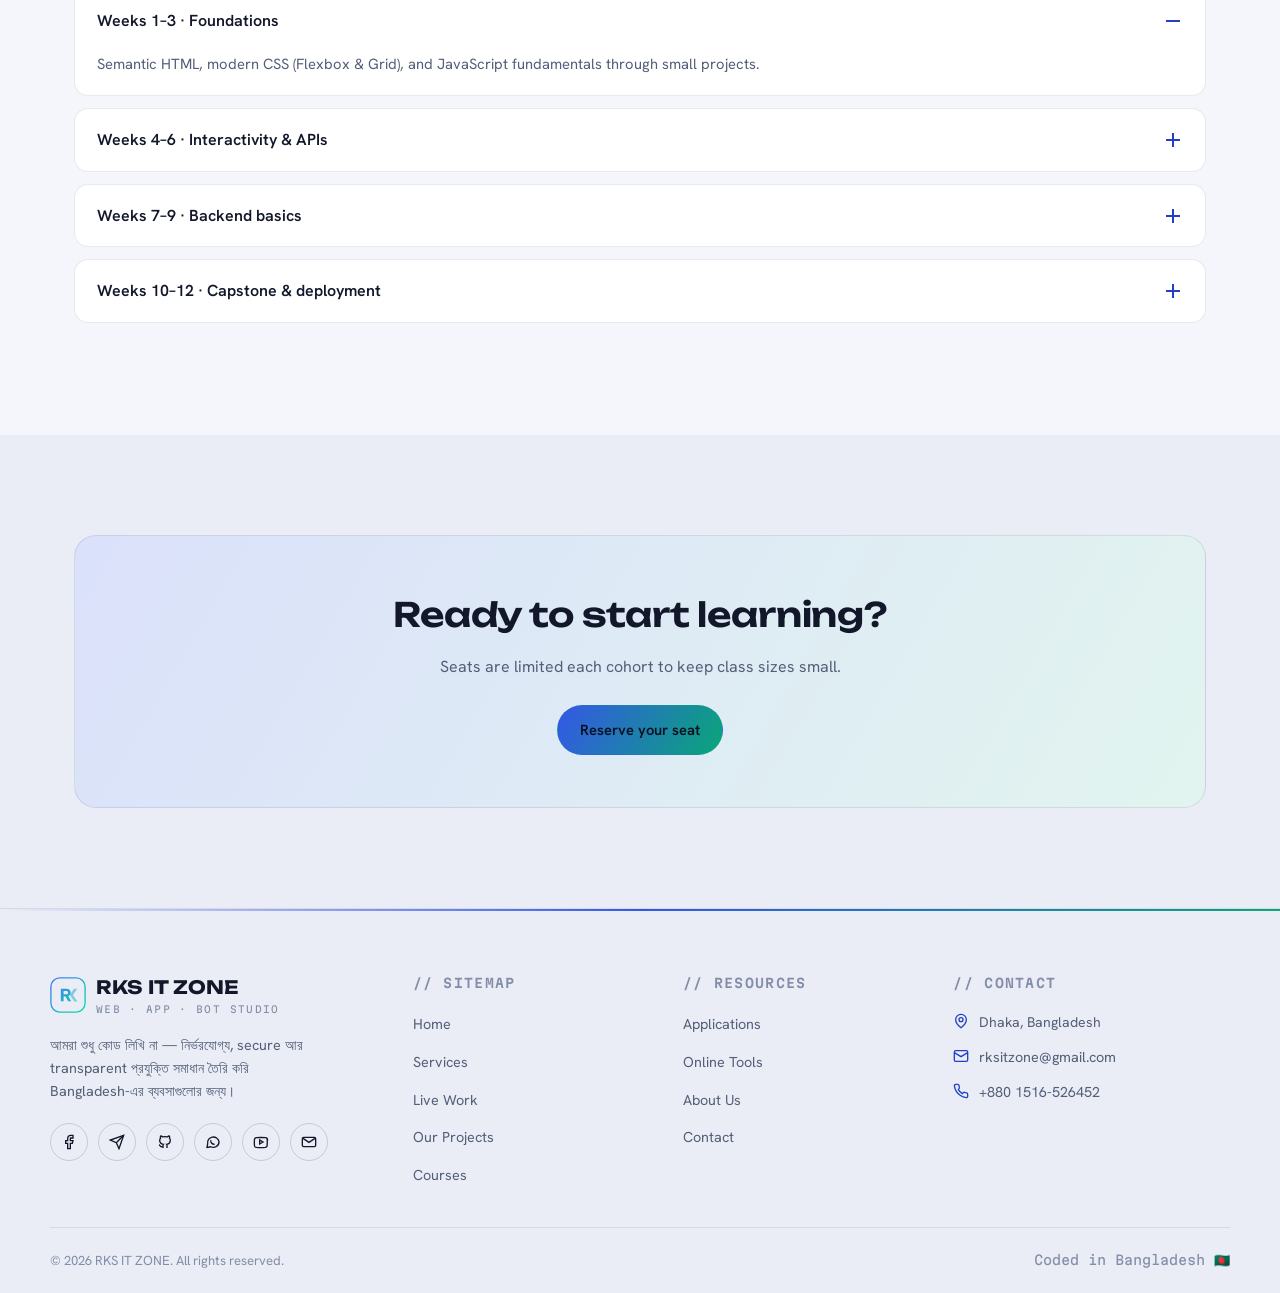
<file: courses.html>
<!DOCTYPE html>
<html lang="en" data-theme="dark">
<head>
<meta charset="UTF-8">
<meta name="viewport" content="width=device-width, initial-scale=1.0">
<script>
(function () {
  try {
    var sw = (window.screen && screen.width) || 0;
    /* If the physical screen is phone/tablet-sized but the browser has
       forced a much wider layout viewport (e.g. Chrome/Brave "Desktop site"
       mode), rewrite the viewport meta tag so the real responsive CSS
       breakpoints kick in instead of the shrunk-down desktop layout. */
    if (sw && sw < 900 && window.innerWidth > sw + 150) {
      var vp = document.querySelector('meta[name="viewport"]');
      if (vp) vp.setAttribute('content', 'width=' + sw + ', initial-scale=1');
    }
  } catch (e) {}
})();
</script>
<title>Courses & Tutorials — RKS IT ZONE</title>
<meta name="description" content="Practical web and app development courses and free tutorials from RKS IT ZONE.">
<meta name="keywords" content="web development course Bangladesh, app development course, free coding tutorials, JavaScript tutorial, Android development course, Git GitHub tutorial">
<meta name="robots" content="index, follow">
<meta name="author" content="RKS IT ZONE">
<meta name="theme-color" content="#0b0f14">
<link rel="canonical" href="https://rksitzone.vercel.app/courses.html">

<!-- Open Graph / Facebook -->
<meta property="og:type" content="website">
<meta property="og:site_name" content="RKS IT ZONE">
<meta property="og:title" content="Courses & Tutorials — RKS IT ZONE">
<meta property="og:description" content="Practical web and app development courses and free tutorials from RKS IT ZONE.">
<meta property="og:url" content="https://rksitzone.vercel.app/courses.html">
<meta property="og:image" content="https://rksitzone.vercel.app/images/logo.svg">
<meta property="og:locale" content="en_US">

<!-- Twitter -->
<meta name="twitter:card" content="summary_large_image">
<meta name="twitter:title" content="Courses & Tutorials — RKS IT ZONE">
<meta name="twitter:description" content="Practical web and app development courses and free tutorials from RKS IT ZONE.">
<meta name="twitter:image" content="https://rksitzone.vercel.app/images/logo.svg">
<link rel="icon" type="image/svg+xml" href="images/favicon.svg">
<link rel="stylesheet" href="style.css">
</head>
<body>
<div class="circuit-bg"></div>
<header class="site-header">
  <div class="navbar container">
    <a href="index.html" class="brand">
      <img src="images/logo.svg" alt="RKS IT ZONE logo" width="36" height="36">
      <span>RKS IT ZONE<small>Web · App · Bot Studio</small></span>
    </a>
    <nav class="nav-links" aria-label="Primary">
      <a href="index.html">Home</a>
      <a href="services.html" data-nav="services.html">Services</a>
      <a href="live-work.html" data-nav="live-work.html">Live Work</a>
      <a href="courses.html" class="active" data-nav="courses.html">Courses</a>
      <a href="projects.html" data-nav="projects.html">Our Projects</a>
      <a href="applications.html" data-nav="applications.html">Apps</a>
      <a href="tools.html" data-nav="tools.html">Tools</a>
      <a href="about.html" data-nav="about.html">About</a>
      <a href="contact.html" data-nav="contact.html">Contact</a>
    </nav>
    <div class="nav-actions">
      <button class="theme-toggle" aria-label="Toggle color theme">
        <svg class="sun" viewBox="0 0 24 24" fill="none" stroke="currentColor" stroke-width="2" stroke-linecap="round"><circle cx="12" cy="12" r="4"/><path d="M12 2v2M12 20v2M4.9 4.9l1.4 1.4M17.7 17.7l1.4 1.4M2 12h2M20 12h2M4.9 19.1l1.4-1.4M17.7 6.3l1.4-1.4"/></svg>
        <svg class="moon" viewBox="0 0 24 24" fill="none" stroke="currentColor" stroke-width="2" stroke-linecap="round"><path d="M21 12.8A9 9 0 1 1 11.2 3a7 7 0 0 0 9.8 9.8Z"/></svg>
      </button>
      <button class="nav-burger" aria-label="Toggle menu"><span></span></button>
    </div>
  </div>
</header>

<main>
<section class="page-hero container">
  <p class="breadcrumb"><a href="index.html">Home</a> / Courses &amp; Tutorials</p>
  <span class="eyebrow" style="justify-content:center;margin-top:14px">// Learn With Us</span>
  <h1>Courses &amp; tutorials</h1>
  <p>Project-based শেখা — প্রতিটা কোর্স শেষে আপনার হাতে থাকবে একটা real, deployable প্রজেক্ট।</p>
</section>

<section class="section" style="padding-top:10px">
  <div class="container">
    <div class="stat-strip" style="margin-bottom:60px">
      <div class="stat-box"><strong>4</strong><span>Active Courses</span></div>
      <div class="stat-box"><strong>900+</strong><span>Students Taught</span></div>
      <div class="stat-box"><strong>Bangla</strong><span>+ English</span></div>
      <div class="stat-box"><strong>Lifetime</strong><span>Access</span></div>
    </div>

    <div class="grid grid-2">
      <div class="card">
        <div class="icon-tile"><svg viewBox="0 0 24 24" fill="none" stroke="currentColor" stroke-width="1.8" stroke-linecap="round"><path d="M22 10 12 5 2 10l10 5 10-5Z"/><path d="M6 12v5c0 1.1 2.7 2 6 2s6-.9 6-2v-5"/></svg></div>
        <h3>Full Stack Web Development</h3>
        <p>HTML, CSS, JavaScript, a backend framework, and deployment — 12 weeks, from zero to a live portfolio site.</p>
        <span class="tag">12-week course</span>
      </div>
      <div class="card">
        <div class="icon-tile"><svg viewBox="0 0 24 24" fill="none" stroke="currentColor" stroke-width="1.8" stroke-linecap="round"><path d="M22 10 12 5 2 10l10 5 10-5Z"/><path d="M6 12v5c0 1.1 2.7 2 6 2s6-.9 6-2v-5"/></svg></div>
        <h3>Android App Development</h3>
        <p>Build and publish your first Android app, covering UI, data storage, and the Play Store submission process.</p>
        <span class="tag">8-week course</span>
      </div>
    </div>

    <div class="section-head" style="margin:56px 0 24px">
      <span class="eyebrow">// Free Tutorials</span>
      <h2>Short, focused tutorials</h2>
    </div>
    <div class="grid grid-2" style="margin-bottom:60px">
      <div class="card">
        <div class="icon-tile"><svg viewBox="0 0 24 24" fill="none" stroke="currentColor" stroke-width="1.8" stroke-linecap="round"><path d="m23 7-7 5 7 5V7Z"/><rect x="1" y="5" width="15" height="14" rx="2"/></svg></div>
        <h3>JavaScript Basics for Beginners</h3>
        <p>Variables, functions, and DOM manipulation explained with small live examples.</p>
        <span class="tag tag-accent">Free tutorial</span>
      </div>
      <div class="card">
        <div class="icon-tile"><svg viewBox="0 0 24 24" fill="none" stroke="currentColor" stroke-width="1.8" stroke-linecap="round"><path d="m23 7-7 5 7 5V7Z"/><rect x="1" y="5" width="15" height="14" rx="2"/></svg></div>
        <h3>Git &amp; GitHub Tutorial</h3>
        <p>Branches, commits, pull requests, and a clean workflow for team projects.</p>
        <span class="tag tag-accent">Free tutorial</span>
      </div>
    </div>

    <div class="section-head" style="margin-bottom:24px">
      <span class="eyebrow">// Syllabus</span>
      <h2>Full Stack Web Development — what's inside</h2>
    </div>
    <div class="accordion">
      <div class="accordion-item open">
        <div class="accordion-head">Weeks 1–3 · Foundations<span class="plus"></span></div>
        <div class="accordion-body"><div>Semantic HTML, modern CSS (Flexbox &amp; Grid), and JavaScript fundamentals through small projects.</div></div>
      </div>
      <div class="accordion-item">
        <div class="accordion-head">Weeks 4–6 · Interactivity &amp; APIs<span class="plus"></span></div>
        <div class="accordion-body"><div>DOM events, fetch requests, and building a small app that talks to a public API.</div></div>
      </div>
      <div class="accordion-item">
        <div class="accordion-head">Weeks 7–9 · Backend basics<span class="plus"></span></div>
        <div class="accordion-body"><div>Server routes, databases, and authentication concepts applied to a mini project.</div></div>
      </div>
      <div class="accordion-item">
        <div class="accordion-head">Weeks 10–12 · Capstone &amp; deployment<span class="plus"></span></div>
        <div class="accordion-body"><div>Plan, build, and deploy a full project to share in your portfolio.</div></div>
      </div>
    </div>
  </div>
</section>

<section class="section section-alt">
  <div class="container">
    <div class="cta-band">
      <h2>Ready to start learning?</h2>
      <p>Seats are limited each cohort to keep class sizes small.</p>
      <div class="cta-actions">
        <a href="contact.html" class="btn btn-primary">Reserve your seat</a>
      </div>
    </div>
  </div>
</section>

</main>
<footer class="site-footer">
  <div class="container footer-top">
    <div class="footer-brand">
      <a href="index.html" class="brand">
        <img src="images/logo.svg" alt="RKS IT ZONE logo" width="36" height="36">
        <span>RKS IT ZONE<small>Web · App · Bot Studio</small></span>
      </a>
      <p>আমরা শুধু কোড লিখি না — নির্ভরযোগ্য, secure আর transparent প্রযুক্তি সমাধান তৈরি করি Bangladesh-এর ব্যবসাগুলোর জন্য।</p>
      <div class="footer-social">
        <a href="https://www.facebook.com/rksitzone" aria-label="Facebook" target="_blank" rel="noopener"><svg viewBox="0 0 24 24" fill="none" stroke="currentColor" stroke-width="2"><path d="M18 2h-3a5 5 0 0 0-5 5v3H7v4h3v8h4v-8h3l1-4h-4V7a1 1 0 0 1 1-1h3z"/></svg></a>
        <a href="https://t.me/rksitzone" aria-label="Telegram" target="_blank" rel="noopener"><svg viewBox="0 0 24 24" fill="none" stroke="currentColor" stroke-width="2"><path d="m22 2-7 20-4-9-9-4Z"/><path d="M22 2 11 13"/></svg></a>
        <a href="https://github.com/rksitzone" aria-label="GitHub" target="_blank" rel="noopener"><svg viewBox="0 0 24 24" fill="none" stroke="currentColor" stroke-width="2"><path d="M9 19c-4.3 1.4-4.3-2.5-6-3m12 5v-3.5c0-1 .1-1.4-.5-2 2.8-.3 5.5-1.4 5.5-6a4.6 4.6 0 0 0-1.3-3.2 4.2 4.2 0 0 0-.1-3.2s-1.1-.3-3.5 1.3a12.3 12.3 0 0 0-6.2 0C6.5 2.8 5.4 3.1 5.4 3.1a4.2 4.2 0 0 0-.1 3.2A4.6 4.6 0 0 0 4 9.5c0 4.6 2.7 5.7 5.5 6-.6.6-.6 1.2-.5 2V21"/></svg></a>
        <a href="https://wa.me/8801516526452" aria-label="WhatsApp" target="_blank" rel="noopener"><svg viewBox="0 0 24 24" fill="none" stroke="currentColor" stroke-width="2"><path d="M21 11.5a8.5 8.5 0 0 1-12.4 7.6L3 20l1-5.3A8.5 8.5 0 1 1 21 11.5Z"/><path d="M8.5 9.5c0 3.5 2.5 6 6 6"/></svg></a>
        <a href="https://www.youtube.com/@rksitzone" aria-label="YouTube" target="_blank" rel="noopener"><svg viewBox="0 0 24 24" fill="none" stroke="currentColor" stroke-width="2"><path d="M21.8 8.4s-.2-1.5-.8-2.1c-.8-.8-1.7-.8-2.1-.9C16.1 5 12 5 12 5s-4.1 0-6.9.4c-.4.1-1.3.1-2.1.9-.6.6-.8 2.1-.8 2.1S2 10.1 2 11.9v1.8c0 1.8.2 3.5.2 3.5s.2 1.5.8 2.1c.8.8 1.9.7 2.4.8 1.7.2 7.3.4 7.3.4a112 112 0 0 0 5.6-.5c.4-.1 1.3-.1 2.1-.9.6-.6.8-2.1.8-2.1s.2-1.7.2-3.5v-1.8c0-1.8-.2-3.5-.2-3.5Z"/><path d="m10 15 5-3-5-3Z"/></svg></a>
        <a href="mailto:rksitzone@gmail.com" aria-label="Gmail"><svg viewBox="0 0 24 24" fill="none" stroke="currentColor" stroke-width="2"><rect x="2" y="5" width="20" height="14" rx="2"/><path d="m3 6.5 9 6 9-6"/></svg></a>
      </div>
    </div>
    <div class="footer-col">
      <h4>// Sitemap</h4>
      <ul>
        <li><a href="index.html">Home</a></li>
        <li><a href="services.html">Services</a></li>
        <li><a href="live-work.html">Live Work</a></li>
        <li><a href="projects.html">Our Projects</a></li>
        <li><a href="courses.html">Courses</a></li>
      </ul>
    </div>
    <div class="footer-col">
      <h4>// Resources</h4>
      <ul>
        <li><a href="applications.html">Applications</a></li>
        <li><a href="tools.html">Online Tools</a></li>
        <li><a href="about.html">About Us</a></li>
        <li><a href="contact.html">Contact</a></li>
      </ul>
    </div>
    <div class="footer-col">
      <h4>// Contact</h4>
      <ul class="footer-contact">
        <li><svg viewBox="0 0 24 24" fill="none" stroke="currentColor" stroke-width="2"><path d="M20 10c0 6-8 12-8 12s-8-6-8-12a8 8 0 0 1 16 0Z"/><circle cx="12" cy="10" r="3"/></svg>Dhaka, Bangladesh</li>
        <li><svg viewBox="0 0 24 24" fill="none" stroke="currentColor" stroke-width="2"><rect x="2" y="4" width="20" height="16" rx="2"/><path d="m2 7 10 6 10-6"/></svg><a href="mailto:rksitzone@gmail.com">rksitzone@gmail.com</a></li>
        <li><svg viewBox="0 0 24 24" fill="none" stroke="currentColor" stroke-width="2"><path d="M22 16.9v3a2 2 0 0 1-2.2 2 19.8 19.8 0 0 1-8.6-3.1 19.5 19.5 0 0 1-6-6A19.8 19.8 0 0 1 2.1 4.2 2 2 0 0 1 4 2h3a2 2 0 0 1 2 1.7c.1.9.3 1.8.6 2.7a2 2 0 0 1-.4 2.1L8 9.9a16 16 0 0 0 6 6l1.4-1.4a2 2 0 0 1 2.1-.4c.9.3 1.8.5 2.7.6a2 2 0 0 1 1.8 2Z"/></svg><a href="https://wa.me/8801516526452" target="_blank" rel="noopener">+880 1516-526452</a></li>
      </ul>
    </div>
  </div>
  <div class="container footer-bottom">
    <span>© <span class="js-year"></span> RKS IT ZONE. All rights reserved.</span>
    <span class="made mono">Coded in Bangladesh 🇧🇩</span>
  </div>
</footer>

<script src="script.js"></script>
</body>
</html>
</file>
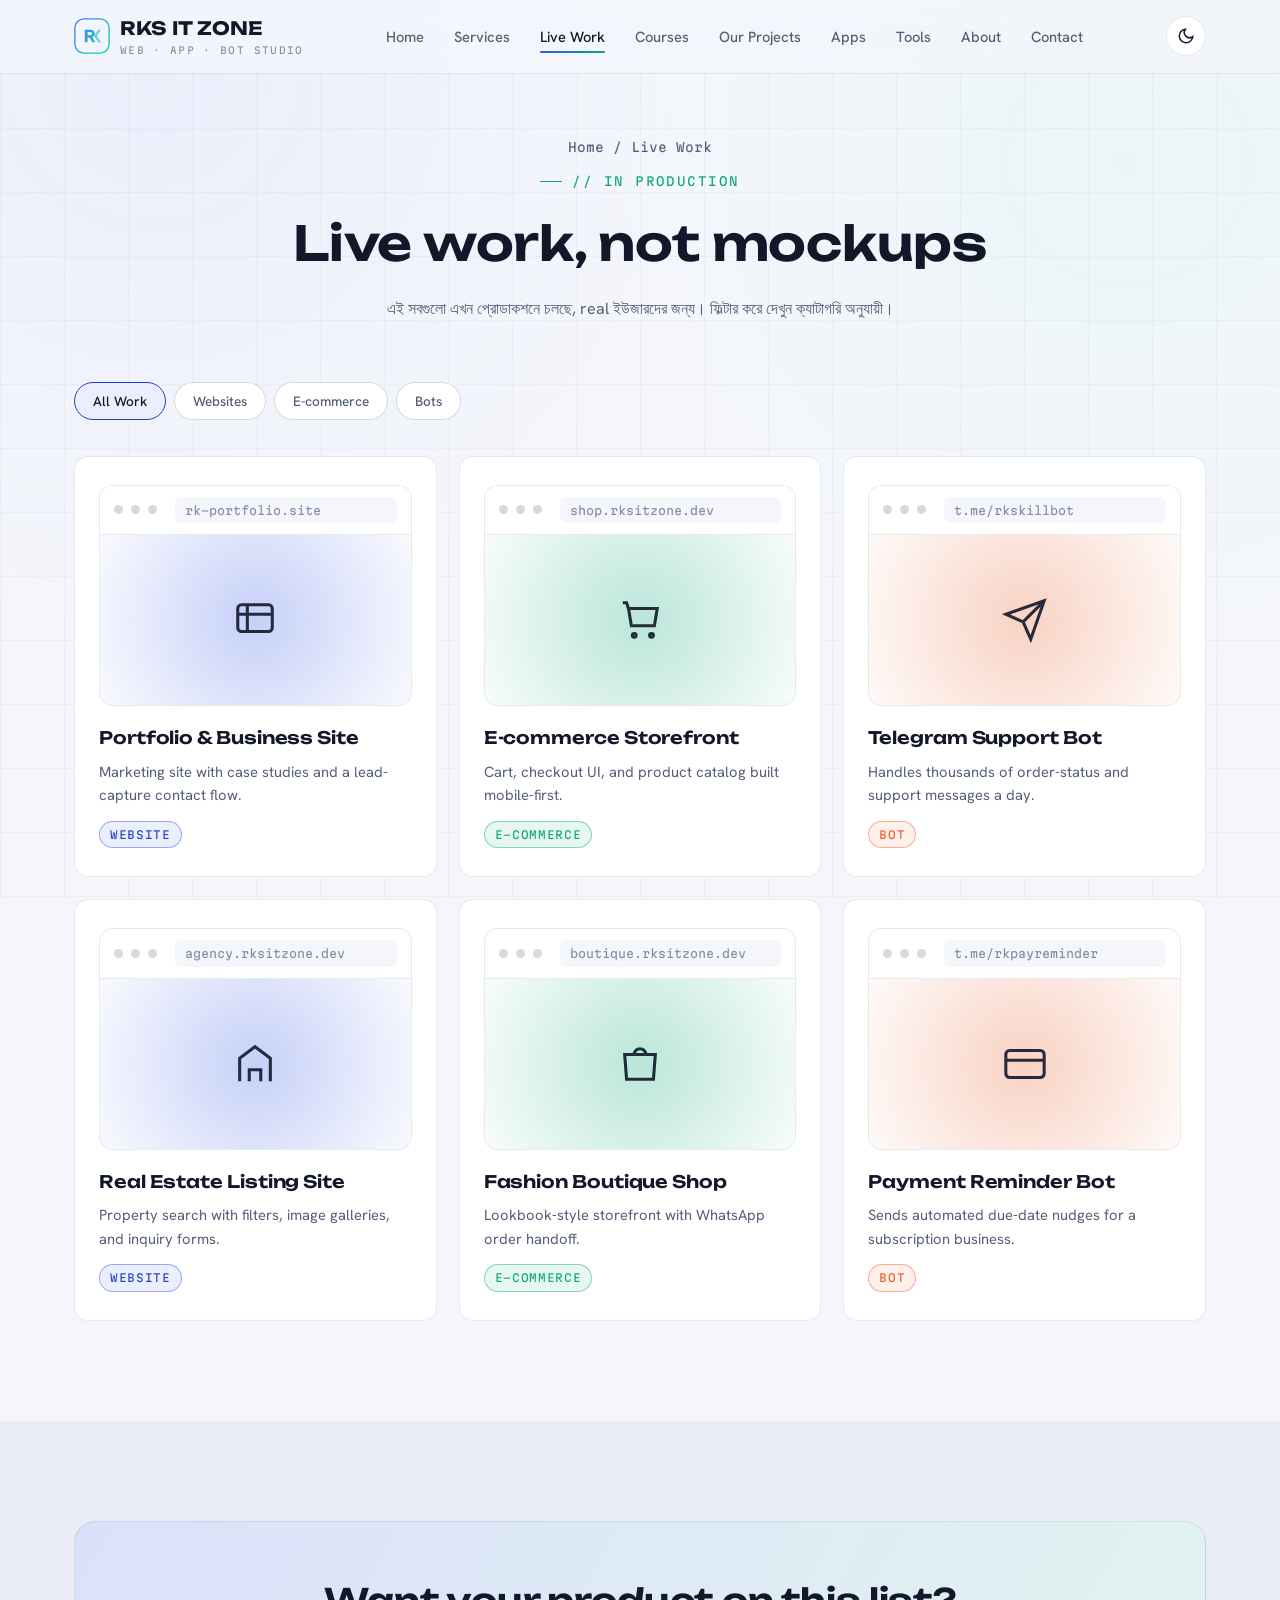
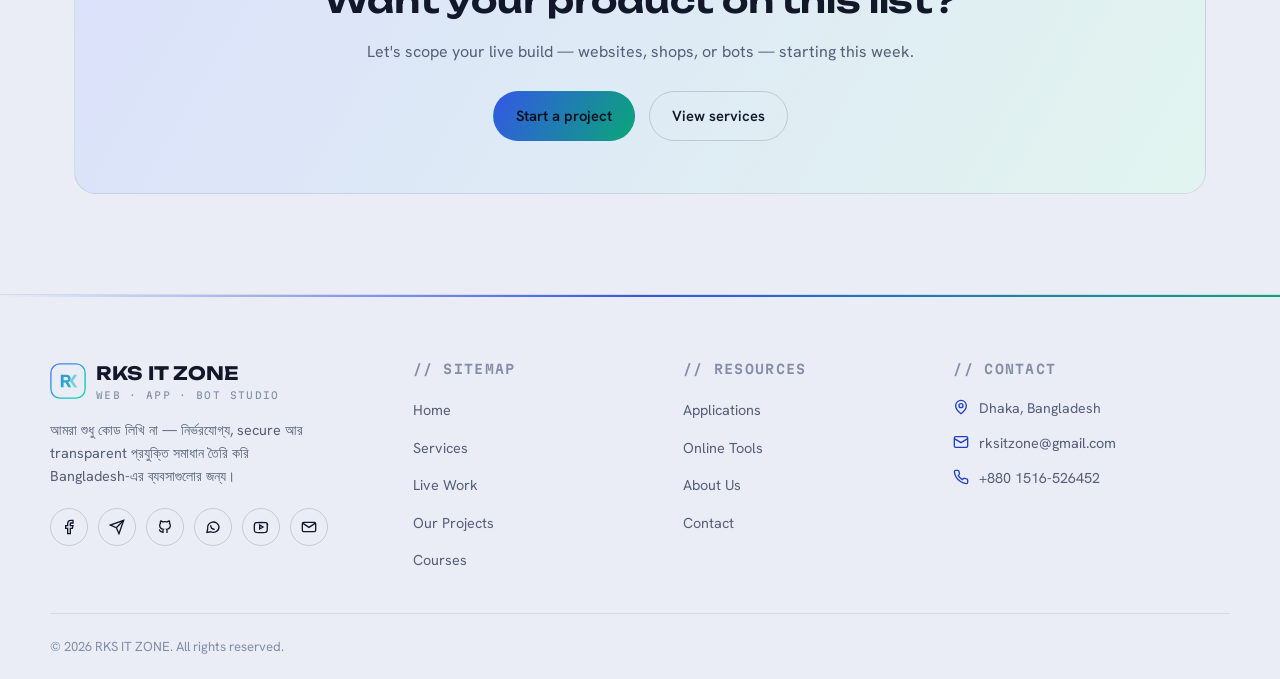
<file: live-work.html>
<!DOCTYPE html>
<html lang="en" data-theme="dark">
<head>
<meta charset="UTF-8">
<meta name="viewport" content="width=device-width, initial-scale=1.0">
<script>
(function () {
  try {
    var sw = (window.screen && screen.width) || 0;
    /* If the physical screen is phone/tablet-sized but the browser has
       forced a much wider layout viewport (e.g. Chrome/Brave "Desktop site"
       mode), rewrite the viewport meta tag so the real responsive CSS
       breakpoints kick in instead of the shrunk-down desktop layout. */
    if (sw && sw < 900 && window.innerWidth > sw + 150) {
      var vp = document.querySelector('meta[name="viewport"]');
      if (vp) vp.setAttribute('content', 'width=' + sw + ', initial-scale=1');
    }
  } catch (e) {}
})();
</script>
<title>Live Work — RKS IT ZONE</title>
<meta name="description" content="Live, in-production websites, shops, and bots built by RKS IT ZONE.">
<meta name="keywords" content="RKS IT ZONE live projects, live websites Bangladesh, ecommerce shop examples, Telegram bot examples, web development portfolio">
<meta name="robots" content="index, follow">
<meta name="author" content="RKS IT ZONE">
<meta name="theme-color" content="#0b0f14">
<link rel="canonical" href="https://rksitzone.vercel.app/live-work.html">

<!-- Open Graph / Facebook -->
<meta property="og:type" content="website">
<meta property="og:site_name" content="RKS IT ZONE">
<meta property="og:title" content="Live Work — RKS IT ZONE">
<meta property="og:description" content="Live, in-production websites, shops, and bots built by RKS IT ZONE.">
<meta property="og:url" content="https://rksitzone.vercel.app/live-work.html">
<meta property="og:image" content="https://rksitzone.vercel.app/images/logo.svg">
<meta property="og:locale" content="en_US">

<!-- Twitter -->
<meta name="twitter:card" content="summary_large_image">
<meta name="twitter:title" content="Live Work — RKS IT ZONE">
<meta name="twitter:description" content="Live, in-production websites, shops, and bots built by RKS IT ZONE.">
<meta name="twitter:image" content="https://rksitzone.vercel.app/images/logo.svg">
<link rel="icon" type="image/svg+xml" href="images/favicon.svg">
<link rel="stylesheet" href="style.css">
</head>
<body>
<div class="circuit-bg"></div>
<header class="site-header">
  <div class="navbar container">
    <a href="index.html" class="brand">
      <img src="images/logo.svg" alt="RKS IT ZONE logo" width="36" height="36">
      <span>RKS IT ZONE<small>Web · App · Bot Studio</small></span>
    </a>
    <nav class="nav-links" aria-label="Primary">
      <a href="index.html">Home</a>
      <a href="services.html" data-nav="services.html">Services</a>
      <a href="live-work.html" class="active" data-nav="live-work.html">Live Work</a>
      <a href="courses.html" data-nav="courses.html">Courses</a>
      <a href="projects.html" data-nav="projects.html">Our Projects</a>
      <a href="applications.html" data-nav="applications.html">Apps</a>
      <a href="tools.html" data-nav="tools.html">Tools</a>
      <a href="about.html" data-nav="about.html">About</a>
      <a href="contact.html" data-nav="contact.html">Contact</a>
    </nav>
    <div class="nav-actions">
      <button class="theme-toggle" aria-label="Toggle color theme">
        <svg class="sun" viewBox="0 0 24 24" fill="none" stroke="currentColor" stroke-width="2" stroke-linecap="round"><circle cx="12" cy="12" r="4"/><path d="M12 2v2M12 20v2M4.9 4.9l1.4 1.4M17.7 17.7l1.4 1.4M2 12h2M20 12h2M4.9 19.1l1.4-1.4M17.7 6.3l1.4-1.4"/></svg>
        <svg class="moon" viewBox="0 0 24 24" fill="none" stroke="currentColor" stroke-width="2" stroke-linecap="round"><path d="M21 12.8A9 9 0 1 1 11.2 3a7 7 0 0 0 9.8 9.8Z"/></svg>
      </button>
      <button class="nav-burger" aria-label="Toggle menu"><span></span></button>
    </div>
  </div>
</header>

<main>
<section class="page-hero container">
  <p class="breadcrumb"><a href="index.html">Home</a> / Live Work</p>
  <span class="eyebrow" style="justify-content:center;margin-top:14px">// In Production</span>
  <h1>Live work, not mockups</h1>
  <p>এই সবগুলো এখন প্রোডাকশনে চলছে, real ইউজারদের জন্য। ফিল্টার করে দেখুন ক্যাটাগরি অনুযায়ী।</p>
</section>

<section class="section" style="padding-top:10px">
  <div class="container">
    <div class="tabs" data-tabs="live">
      <button class="tab-btn active" data-filter="all">All Work</button>
      <button class="tab-btn" data-filter="website">Websites</button>
      <button class="tab-btn" data-filter="ecommerce">E-commerce</button>
      <button class="tab-btn" data-filter="bot">Bots</button>
    </div>

    <div class="grid grid-3">
      <div class="filter-item show" data-filter-group="live" data-cat="website">
        <div class="card">
          <div class="browser-frame">
            <div class="browser-bar"><span></span><span></span><span></span><div class="url mono">rk-portfolio.site</div></div>
            <div class="browser-screen" style="--gscolor:var(--primary)"><div class="glow"></div><svg viewBox="0 0 24 24" fill="none" stroke="currentColor" stroke-width="1.6"><rect x="3" y="4" width="18" height="14" rx="2"/><path d="M3 9h18M8 4v14"/></svg></div>
          </div>
          <h3 style="margin-top:18px">Portfolio &amp; Business Site</h3>
          <p>Marketing site with case studies and a lead-capture contact flow.</p>
          <span class="tag tag-primary">Website</span>
        </div>
      </div>
      <div class="filter-item show" data-filter-group="live" data-cat="ecommerce">
        <div class="card">
          <div class="browser-frame">
            <div class="browser-bar"><span></span><span></span><span></span><div class="url mono">shop.rksitzone.dev</div></div>
            <div class="browser-screen" style="--gscolor:var(--accent)"><div class="glow"></div><svg viewBox="0 0 24 24" fill="none" stroke="currentColor" stroke-width="1.6"><path d="M6 6h15l-1.5 9h-12z"/><circle cx="9" cy="20" r="1"/><circle cx="18" cy="20" r="1"/><path d="M3 3h2l1 3"/></svg></div>
          </div>
          <h3 style="margin-top:18px">E-commerce Storefront</h3>
          <p>Cart, checkout UI, and product catalog built mobile-first.</p>
          <span class="tag tag-accent">E-commerce</span>
        </div>
      </div>
      <div class="filter-item show" data-filter-group="live" data-cat="bot">
        <div class="card">
          <div class="browser-frame">
            <div class="browser-bar"><span></span><span></span><span></span><div class="url mono">t.me/rkskillbot</div></div>
            <div class="browser-screen" style="--gscolor:var(--warm)"><div class="glow"></div><svg viewBox="0 0 24 24" fill="none" stroke="currentColor" stroke-width="1.6"><path d="m22 2-7 20-4-9-9-4Z"/><path d="M22 2 11 13"/></svg></div>
          </div>
          <h3 style="margin-top:18px">Telegram Support Bot</h3>
          <p>Handles thousands of order-status and support messages a day.</p>
          <span class="tag tag-warm">Bot</span>
        </div>
      </div>
      <div class="filter-item show" data-filter-group="live" data-cat="website">
        <div class="card">
          <div class="browser-frame">
            <div class="browser-bar"><span></span><span></span><span></span><div class="url mono">agency.rksitzone.dev</div></div>
            <div class="browser-screen" style="--gscolor:var(--primary)"><div class="glow"></div><svg viewBox="0 0 24 24" fill="none" stroke="currentColor" stroke-width="1.6"><path d="M4 21V9l8-6 8 6v12"/><path d="M9 21v-6h6v6"/></svg></div>
          </div>
          <h3 style="margin-top:18px">Real Estate Listing Site</h3>
          <p>Property search with filters, image galleries, and inquiry forms.</p>
          <span class="tag tag-primary">Website</span>
        </div>
      </div>
      <div class="filter-item show" data-filter-group="live" data-cat="ecommerce">
        <div class="card">
          <div class="browser-frame">
            <div class="browser-bar"><span></span><span></span><span></span><div class="url mono">boutique.rksitzone.dev</div></div>
            <div class="browser-screen" style="--gscolor:var(--accent)"><div class="glow"></div><svg viewBox="0 0 24 24" fill="none" stroke="currentColor" stroke-width="1.6"><path d="M20 7H4l1 13h14zM9 7a3 3 0 0 1 6 0"/></svg></div>
          </div>
          <h3 style="margin-top:18px">Fashion Boutique Shop</h3>
          <p>Lookbook-style storefront with WhatsApp order handoff.</p>
          <span class="tag tag-accent">E-commerce</span>
        </div>
      </div>
      <div class="filter-item show" data-filter-group="live" data-cat="bot">
        <div class="card">
          <div class="browser-frame">
            <div class="browser-bar"><span></span><span></span><span></span><div class="url mono">t.me/rkpayreminder</div></div>
            <div class="browser-screen" style="--gscolor:var(--warm)"><div class="glow"></div><svg viewBox="0 0 24 24" fill="none" stroke="currentColor" stroke-width="1.6"><rect x="2" y="5" width="20" height="14" rx="2"/><path d="M2 10h20"/></svg></div>
          </div>
          <h3 style="margin-top:18px">Payment Reminder Bot</h3>
          <p>Sends automated due-date nudges for a subscription business.</p>
          <span class="tag tag-warm">Bot</span>
        </div>
      </div>
    </div>
  </div>
</section>

<section class="section section-alt">
  <div class="container">
    <div class="cta-band">
      <h2>Want your product on this list?</h2>
      <p>Let's scope your live build — websites, shops, or bots — starting this week.</p>
      <div class="cta-actions">
        <a href="contact.html" class="btn btn-primary">Start a project</a>
        <a href="services.html" class="btn btn-outline">View services</a>
      </div>
    </div>
  </div>
</section>

</main>
<footer class="site-footer">
  <div class="container footer-top">
    <div class="footer-brand">
      <a href="index.html" class="brand">
        <img src="images/logo.svg" alt="RKS IT ZONE logo" width="36" height="36">
        <span>RKS IT ZONE<small>Web · App · Bot Studio</small></span>
      </a>
      <p>আমরা শুধু কোড লিখি না — নির্ভরযোগ্য, secure আর transparent প্রযুক্তি সমাধান তৈরি করি Bangladesh-এর ব্যবসাগুলোর জন্য।</p>
      <div class="footer-social">
        <a href="https://www.facebook.com/rksitzone" aria-label="Facebook" target="_blank" rel="noopener"><svg viewBox="0 0 24 24" fill="none" stroke="currentColor" stroke-width="2"><path d="M18 2h-3a5 5 0 0 0-5 5v3H7v4h3v8h4v-8h3l1-4h-4V7a1 1 0 0 1 1-1h3z"/></svg></a>
        <a href="https://t.me/rksitzone" aria-label="Telegram" target="_blank" rel="noopener"><svg viewBox="0 0 24 24" fill="none" stroke="currentColor" stroke-width="2"><path d="m22 2-7 20-4-9-9-4Z"/><path d="M22 2 11 13"/></svg></a>
        <a href="https://github.com/rksitzone" aria-label="GitHub" target="_blank" rel="noopener"><svg viewBox="0 0 24 24" fill="none" stroke="currentColor" stroke-width="2"><path d="M9 19c-4.3 1.4-4.3-2.5-6-3m12 5v-3.5c0-1 .1-1.4-.5-2 2.8-.3 5.5-1.4 5.5-6a4.6 4.6 0 0 0-1.3-3.2 4.2 4.2 0 0 0-.1-3.2s-1.1-.3-3.5 1.3a12.3 12.3 0 0 0-6.2 0C6.5 2.8 5.4 3.1 5.4 3.1a4.2 4.2 0 0 0-.1 3.2A4.6 4.6 0 0 0 4 9.5c0 4.6 2.7 5.7 5.5 6-.6.6-.6 1.2-.5 2V21"/></svg></a>
        <a href="https://wa.me/8801516526452" aria-label="WhatsApp" target="_blank" rel="noopener"><svg viewBox="0 0 24 24" fill="none" stroke="currentColor" stroke-width="2"><path d="M21 11.5a8.5 8.5 0 0 1-12.4 7.6L3 20l1-5.3A8.5 8.5 0 1 1 21 11.5Z"/><path d="M8.5 9.5c0 3.5 2.5 6 6 6"/></svg></a>
        <a href="https://www.youtube.com/@rksitzone" aria-label="YouTube" target="_blank" rel="noopener"><svg viewBox="0 0 24 24" fill="none" stroke="currentColor" stroke-width="2"><path d="M21.8 8.4s-.2-1.5-.8-2.1c-.8-.8-1.7-.8-2.1-.9C16.1 5 12 5 12 5s-4.1 0-6.9.4c-.4.1-1.3.1-2.1.9-.6.6-.8 2.1-.8 2.1S2 10.1 2 11.9v1.8c0 1.8.2 3.5.2 3.5s.2 1.5.8 2.1c.8.8 1.9.7 2.4.8 1.7.2 7.3.4 7.3.4a112 112 0 0 0 5.6-.5c.4-.1 1.3-.1 2.1-.9.6-.6.8-2.1.8-2.1s.2-1.7.2-3.5v-1.8c0-1.8-.2-3.5-.2-3.5Z"/><path d="m10 15 5-3-5-3Z"/></svg></a>
        <a href="mailto:rksitzone@gmail.com" aria-label="Gmail"><svg viewBox="0 0 24 24" fill="none" stroke="currentColor" stroke-width="2"><rect x="2" y="5" width="20" height="14" rx="2"/><path d="m3 6.5 9 6 9-6"/></svg></a>
      </div>
    </div>
    <div class="footer-col">
      <h4>// Sitemap</h4>
      <ul>
        <li><a href="index.html">Home</a></li>
        <li><a href="services.html">Services</a></li>
        <li><a href="live-work.html">Live Work</a></li>
        <li><a href="projects.html">Our Projects</a></li>
        <li><a href="courses.html">Courses</a></li>
      </ul>
    </div>
    <div class="footer-col">
      <h4>// Resources</h4>
      <ul>
        <li><a href="applications.html">Applications</a></li>
        <li><a href="tools.html">Online Tools</a></li>
        <li><a href="about.html">About Us</a></li>
        <li><a href="contact.html">Contact</a></li>
      </ul>
    </div>
    <div class="footer-col">
      <h4>// Contact</h4>
      <ul class="footer-contact">
        <li><svg viewBox="0 0 24 24" fill="none" stroke="currentColor" stroke-width="2"><path d="M20 10c0 6-8 12-8 12s-8-6-8-12a8 8 0 0 1 16 0Z"/><circle cx="12" cy="10" r="3"/></svg>Dhaka, Bangladesh</li>
        <li><svg viewBox="0 0 24 24" fill="none" stroke="currentColor" stroke-width="2"><rect x="2" y="4" width="20" height="16" rx="2"/><path d="m2 7 10 6 10-6"/></svg><a href="mailto:rksitzone@gmail.com">rksitzone@gmail.com</a></li>
        <li><svg viewBox="0 0 24 24" fill="none" stroke="currentColor" stroke-width="2"><path d="M22 16.9v3a2 2 0 0 1-2.2 2 19.8 19.8 0 0 1-8.6-3.1 19.5 19.5 0 0 1-6-6A19.8 19.8 0 0 1 2.1 4.2 2 2 0 0 1 4 2h3a2 2 0 0 1 2 1.7c.1.9.3 1.8.6 2.7a2 2 0 0 1-.4 2.1L8 9.9a16 16 0 0 0 6 6l1.4-1.4a2 2 0 0 1 2.1-.4c.9.3 1.8.5 2.7.6a2 2 0 0 1 1.8 2Z"/></svg><a href="https://wa.me/8801516526452" target="_blank" rel="noopener">+880 1516-526452</a></li>
      </ul>
    </div>
  </div>
  <div class="container footer-bottom">
    <span>© <span class="js-year"></span> RKS IT ZONE. All rights reserved.</span>
    
  </div>
</footer>

<script src="script.js"></script>
</body>
</html>
</file>
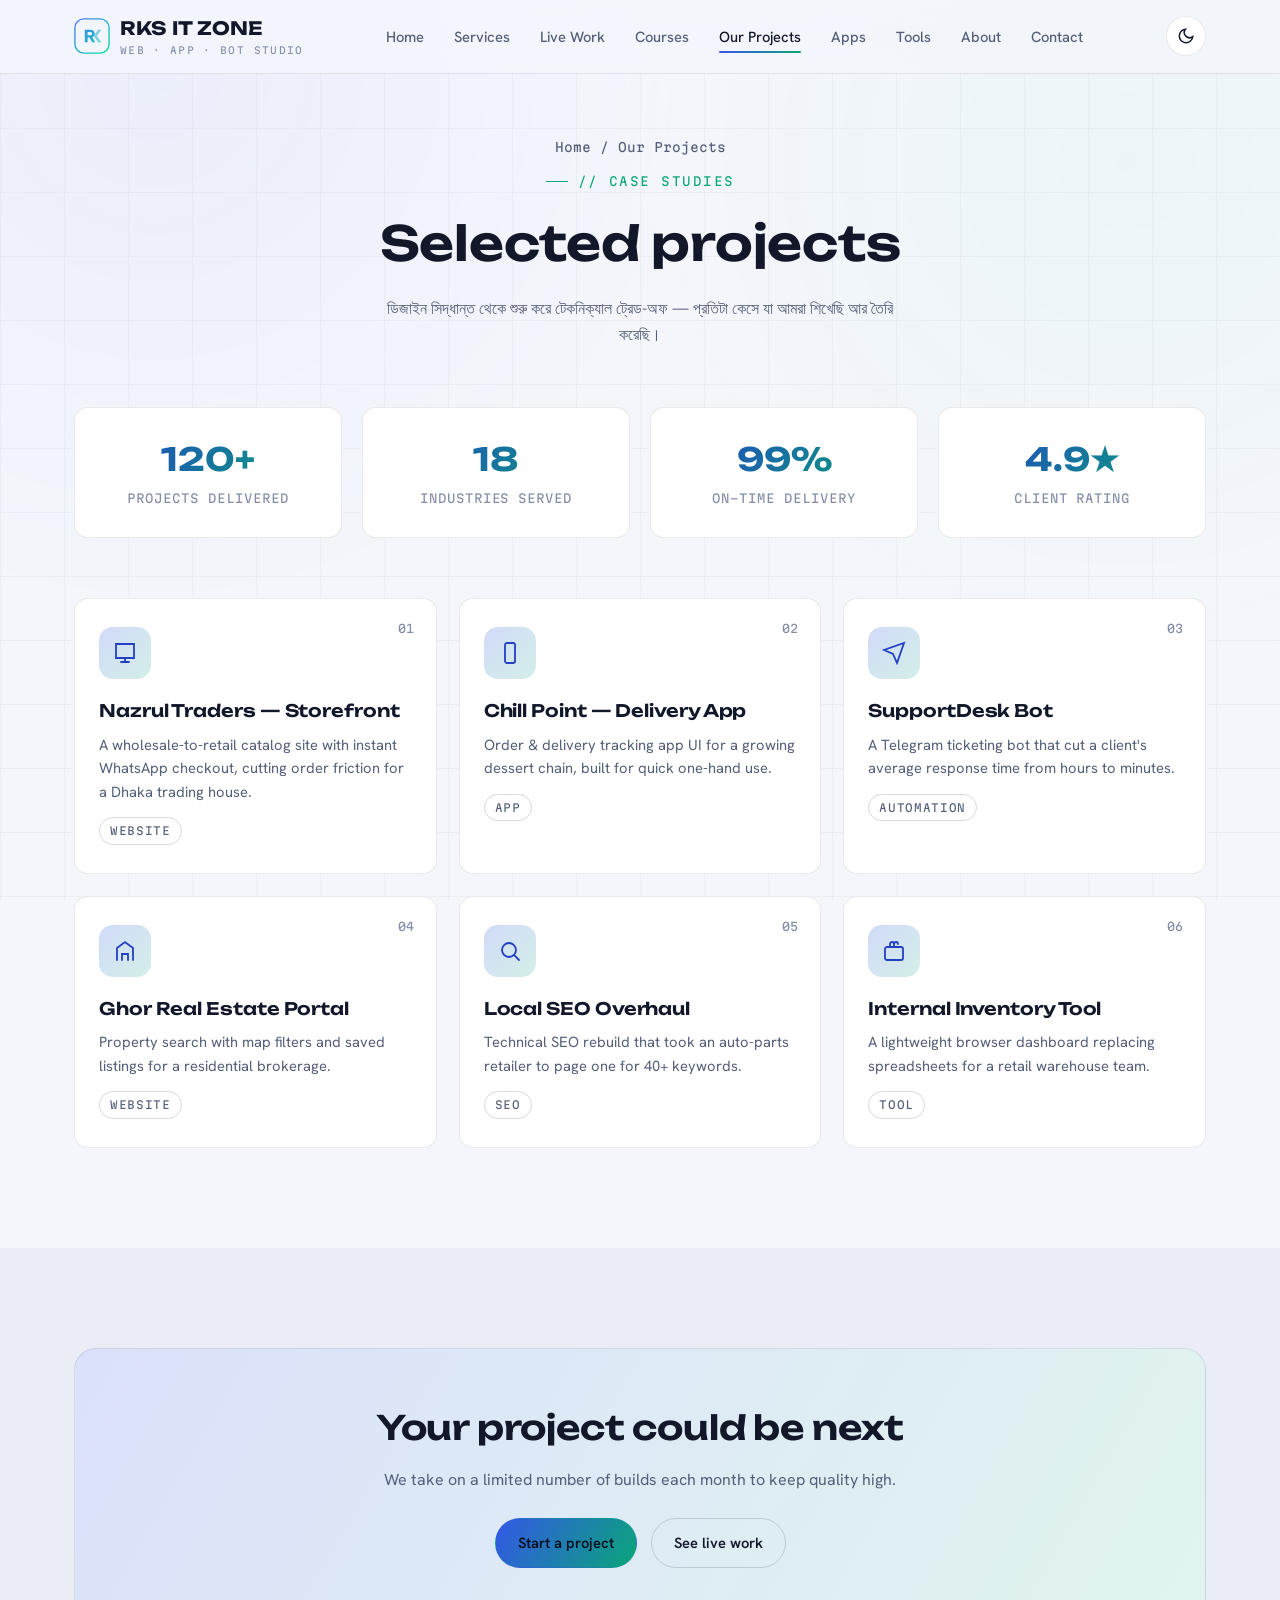
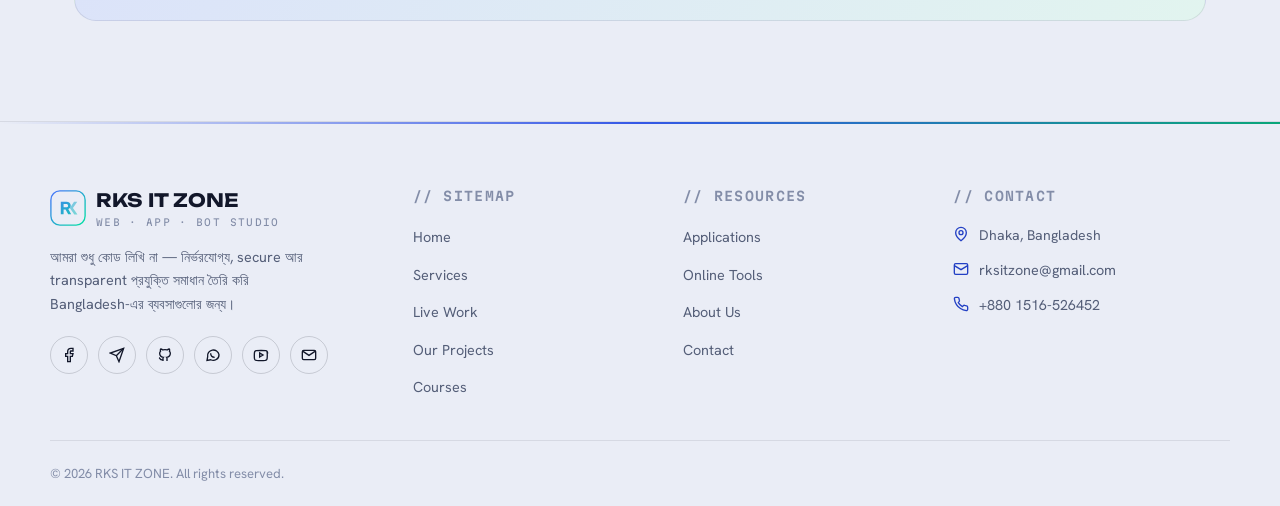
<file: projects.html>
<!DOCTYPE html>
<html lang="en" data-theme="dark">
<head>
<meta charset="UTF-8">
<meta name="viewport" content="width=device-width, initial-scale=1.0">
<script>
(function () {
  try {
    var sw = (window.screen && screen.width) || 0;
    /* If the physical screen is phone/tablet-sized but the browser has
       forced a much wider layout viewport (e.g. Chrome/Brave "Desktop site"
       mode), rewrite the viewport meta tag so the real responsive CSS
       breakpoints kick in instead of the shrunk-down desktop layout. */
    if (sw && sw < 900 && window.innerWidth > sw + 150) {
      var vp = document.querySelector('meta[name="viewport"]');
      if (vp) vp.setAttribute('content', 'width=' + sw + ', initial-scale=1');
    }
  } catch (e) {}
})();
</script>
<title>Our Projects — RKS IT ZONE</title>
<meta name="description" content="Selected case studies and projects delivered by RKS IT ZONE.">
<meta name="keywords" content="RKS IT ZONE portfolio, web development case study, app development projects, client projects Bangladesh">
<meta name="robots" content="index, follow">
<meta name="author" content="RKS IT ZONE">
<meta name="theme-color" content="#0b0f14">
<link rel="canonical" href="https://rksitzone.vercel.app/projects.html">

<!-- Open Graph / Facebook -->
<meta property="og:type" content="website">
<meta property="og:site_name" content="RKS IT ZONE">
<meta property="og:title" content="Our Projects — RKS IT ZONE">
<meta property="og:description" content="Selected case studies and projects delivered by RKS IT ZONE.">
<meta property="og:url" content="https://rksitzone.vercel.app/projects.html">
<meta property="og:image" content="https://rksitzone.vercel.app/images/logo.svg">
<meta property="og:locale" content="en_US">

<!-- Twitter -->
<meta name="twitter:card" content="summary_large_image">
<meta name="twitter:title" content="Our Projects — RKS IT ZONE">
<meta name="twitter:description" content="Selected case studies and projects delivered by RKS IT ZONE.">
<meta name="twitter:image" content="https://rksitzone.vercel.app/images/logo.svg">
<link rel="icon" type="image/svg+xml" href="images/favicon.svg">
<link rel="stylesheet" href="style.css">
</head>
<body>
<div class="circuit-bg"></div>
<header class="site-header">
  <div class="navbar container">
    <a href="index.html" class="brand">
      <img src="images/logo.svg" alt="RKS IT ZONE logo" width="36" height="36">
      <span>RKS IT ZONE<small>Web · App · Bot Studio</small></span>
    </a>
    <nav class="nav-links" aria-label="Primary">
      <a href="index.html">Home</a>
      <a href="services.html" data-nav="services.html">Services</a>
      <a href="live-work.html" data-nav="live-work.html">Live Work</a>
      <a href="courses.html" data-nav="courses.html">Courses</a>
      <a href="projects.html" class="active" data-nav="projects.html">Our Projects</a>
      <a href="applications.html" data-nav="applications.html">Apps</a>
      <a href="tools.html" data-nav="tools.html">Tools</a>
      <a href="about.html" data-nav="about.html">About</a>
      <a href="contact.html" data-nav="contact.html">Contact</a>
    </nav>
    <div class="nav-actions">
      <button class="theme-toggle" aria-label="Toggle color theme">
        <svg class="sun" viewBox="0 0 24 24" fill="none" stroke="currentColor" stroke-width="2" stroke-linecap="round"><circle cx="12" cy="12" r="4"/><path d="M12 2v2M12 20v2M4.9 4.9l1.4 1.4M17.7 17.7l1.4 1.4M2 12h2M20 12h2M4.9 19.1l1.4-1.4M17.7 6.3l1.4-1.4"/></svg>
        <svg class="moon" viewBox="0 0 24 24" fill="none" stroke="currentColor" stroke-width="2" stroke-linecap="round"><path d="M21 12.8A9 9 0 1 1 11.2 3a7 7 0 0 0 9.8 9.8Z"/></svg>
      </button>
      <button class="nav-burger" aria-label="Toggle menu"><span></span></button>
    </div>
  </div>
</header>

<main>
<section class="page-hero container">
  <p class="breadcrumb"><a href="index.html">Home</a> / Our Projects</p>
  <span class="eyebrow" style="justify-content:center;margin-top:14px">// Case Studies</span>
  <h1>Selected projects</h1>
  <p>ডিজাইন সিদ্ধান্ত থেকে শুরু করে টেকনিক্যাল ট্রেড-অফ — প্রতিটা কেসে যা আমরা শিখেছি আর তৈরি করেছি।</p>
</section>

<section class="section" style="padding-top:10px">
  <div class="container">
    <div class="stat-strip" style="margin-bottom:60px">
      <div class="stat-box"><strong>120+</strong><span>Projects Delivered</span></div>
      <div class="stat-box"><strong>18</strong><span>Industries Served</span></div>
      <div class="stat-box"><strong>99%</strong><span>On-time Delivery</span></div>
      <div class="stat-box"><strong>4.9★</strong><span>Client Rating</span></div>
    </div>

    <div class="grid grid-3">
      <div class="card">
        <span class="card-index mono">01</span>
        <div class="icon-tile"><svg viewBox="0 0 24 24" fill="none" stroke="currentColor" stroke-width="1.8" stroke-linecap="round"><path d="M3 3h18v14H3z"/><path d="M8 21h8M12 17v4"/></svg></div>
        <h3>Nazrul Traders — Storefront</h3>
        <p>A wholesale-to-retail catalog site with instant WhatsApp checkout, cutting order friction for a Dhaka trading house.</p>
        <span class="tag">Website</span>
      </div>
      <div class="card">
        <span class="card-index mono">02</span>
        <div class="icon-tile"><svg viewBox="0 0 24 24" fill="none" stroke="currentColor" stroke-width="1.8" stroke-linecap="round"><rect x="7" y="2" width="10" height="20" rx="2"/></svg></div>
        <h3>Chill Point — Delivery App</h3>
        <p>Order &amp; delivery tracking app UI for a growing dessert chain, built for quick one-hand use.</p>
        <span class="tag">App</span>
      </div>
      <div class="card">
        <span class="card-index mono">03</span>
        <div class="icon-tile"><svg viewBox="0 0 24 24" fill="none" stroke="currentColor" stroke-width="1.8" stroke-linecap="round"><path d="m22 2-7 20-4-9-9-4Z"/></svg></div>
        <h3>SupportDesk Bot</h3>
        <p>A Telegram ticketing bot that cut a client's average response time from hours to minutes.</p>
        <span class="tag">Automation</span>
      </div>
      <div class="card">
        <span class="card-index mono">04</span>
        <div class="icon-tile"><svg viewBox="0 0 24 24" fill="none" stroke="currentColor" stroke-width="1.8" stroke-linecap="round"><path d="M4 21V9l8-6 8 6v12"/><path d="M9 21v-6h6v6"/></svg></div>
        <h3>Ghor Real Estate Portal</h3>
        <p>Property search with map filters and saved listings for a residential brokerage.</p>
        <span class="tag">Website</span>
      </div>
      <div class="card">
        <span class="card-index mono">05</span>
        <div class="icon-tile"><svg viewBox="0 0 24 24" fill="none" stroke="currentColor" stroke-width="1.8" stroke-linecap="round"><circle cx="11" cy="11" r="7"/><path d="m21 21-4.3-4.3"/></svg></div>
        <h3>Local SEO Overhaul</h3>
        <p>Technical SEO rebuild that took an auto-parts retailer to page one for 40+ keywords.</p>
        <span class="tag">SEO</span>
      </div>
      <div class="card">
        <span class="card-index mono">06</span>
        <div class="icon-tile"><svg viewBox="0 0 24 24" fill="none" stroke="currentColor" stroke-width="1.8" stroke-linecap="round"><rect x="3" y="8" width="18" height="13" rx="2"/><path d="M12 8V5a2 2 0 0 1 4 0M8 8V5a2 2 0 0 1 4 0"/></svg></div>
        <h3>Internal Inventory Tool</h3>
        <p>A lightweight browser dashboard replacing spreadsheets for a retail warehouse team.</p>
        <span class="tag">Tool</span>
      </div>
    </div>
  </div>
</section>

<section class="section section-alt">
  <div class="container">
    <div class="cta-band">
      <h2>Your project could be next</h2>
      <p>We take on a limited number of builds each month to keep quality high.</p>
      <div class="cta-actions">
        <a href="contact.html" class="btn btn-primary">Start a project</a>
        <a href="live-work.html" class="btn btn-outline">See live work</a>
      </div>
    </div>
  </div>
</section>

</main>
<footer class="site-footer">
  <div class="container footer-top">
    <div class="footer-brand">
      <a href="index.html" class="brand">
        <img src="images/logo.svg" alt="RKS IT ZONE logo" width="36" height="36">
        <span>RKS IT ZONE<small>Web · App · Bot Studio</small></span>
      </a>
      <p>আমরা শুধু কোড লিখি না — নির্ভরযোগ্য, secure আর transparent প্রযুক্তি সমাধান তৈরি করি Bangladesh-এর ব্যবসাগুলোর জন্য।</p>
      <div class="footer-social">
        <a href="https://www.facebook.com/rksitzone" aria-label="Facebook" target="_blank" rel="noopener"><svg viewBox="0 0 24 24" fill="none" stroke="currentColor" stroke-width="2"><path d="M18 2h-3a5 5 0 0 0-5 5v3H7v4h3v8h4v-8h3l1-4h-4V7a1 1 0 0 1 1-1h3z"/></svg></a>
        <a href="https://t.me/rksitzone" aria-label="Telegram" target="_blank" rel="noopener"><svg viewBox="0 0 24 24" fill="none" stroke="currentColor" stroke-width="2"><path d="m22 2-7 20-4-9-9-4Z"/><path d="M22 2 11 13"/></svg></a>
        <a href="https://github.com/rksitzone" aria-label="GitHub" target="_blank" rel="noopener"><svg viewBox="0 0 24 24" fill="none" stroke="currentColor" stroke-width="2"><path d="M9 19c-4.3 1.4-4.3-2.5-6-3m12 5v-3.5c0-1 .1-1.4-.5-2 2.8-.3 5.5-1.4 5.5-6a4.6 4.6 0 0 0-1.3-3.2 4.2 4.2 0 0 0-.1-3.2s-1.1-.3-3.5 1.3a12.3 12.3 0 0 0-6.2 0C6.5 2.8 5.4 3.1 5.4 3.1a4.2 4.2 0 0 0-.1 3.2A4.6 4.6 0 0 0 4 9.5c0 4.6 2.7 5.7 5.5 6-.6.6-.6 1.2-.5 2V21"/></svg></a>
        <a href="https://wa.me/8801516526452" aria-label="WhatsApp" target="_blank" rel="noopener"><svg viewBox="0 0 24 24" fill="none" stroke="currentColor" stroke-width="2"><path d="M21 11.5a8.5 8.5 0 0 1-12.4 7.6L3 20l1-5.3A8.5 8.5 0 1 1 21 11.5Z"/><path d="M8.5 9.5c0 3.5 2.5 6 6 6"/></svg></a>
        <a href="https://www.youtube.com/@rksitzone" aria-label="YouTube" target="_blank" rel="noopener"><svg viewBox="0 0 24 24" fill="none" stroke="currentColor" stroke-width="2"><path d="M21.8 8.4s-.2-1.5-.8-2.1c-.8-.8-1.7-.8-2.1-.9C16.1 5 12 5 12 5s-4.1 0-6.9.4c-.4.1-1.3.1-2.1.9-.6.6-.8 2.1-.8 2.1S2 10.1 2 11.9v1.8c0 1.8.2 3.5.2 3.5s.2 1.5.8 2.1c.8.8 1.9.7 2.4.8 1.7.2 7.3.4 7.3.4a112 112 0 0 0 5.6-.5c.4-.1 1.3-.1 2.1-.9.6-.6.8-2.1.8-2.1s.2-1.7.2-3.5v-1.8c0-1.8-.2-3.5-.2-3.5Z"/><path d="m10 15 5-3-5-3Z"/></svg></a>
        <a href="mailto:rksitzone@gmail.com" aria-label="Gmail"><svg viewBox="0 0 24 24" fill="none" stroke="currentColor" stroke-width="2"><rect x="2" y="5" width="20" height="14" rx="2"/><path d="m3 6.5 9 6 9-6"/></svg></a>
      </div>
    </div>
    <div class="footer-col">
      <h4>// Sitemap</h4>
      <ul>
        <li><a href="index.html">Home</a></li>
        <li><a href="services.html">Services</a></li>
        <li><a href="live-work.html">Live Work</a></li>
        <li><a href="projects.html">Our Projects</a></li>
        <li><a href="courses.html">Courses</a></li>
      </ul>
    </div>
    <div class="footer-col">
      <h4>// Resources</h4>
      <ul>
        <li><a href="applications.html">Applications</a></li>
        <li><a href="tools.html">Online Tools</a></li>
        <li><a href="about.html">About Us</a></li>
        <li><a href="contact.html">Contact</a></li>
      </ul>
    </div>
    <div class="footer-col">
      <h4>// Contact</h4>
      <ul class="footer-contact">
        <li><svg viewBox="0 0 24 24" fill="none" stroke="currentColor" stroke-width="2"><path d="M20 10c0 6-8 12-8 12s-8-6-8-12a8 8 0 0 1 16 0Z"/><circle cx="12" cy="10" r="3"/></svg>Dhaka, Bangladesh</li>
        <li><svg viewBox="0 0 24 24" fill="none" stroke="currentColor" stroke-width="2"><rect x="2" y="4" width="20" height="16" rx="2"/><path d="m2 7 10 6 10-6"/></svg><a href="mailto:rksitzone@gmail.com">rksitzone@gmail.com</a></li>
        <li><svg viewBox="0 0 24 24" fill="none" stroke="currentColor" stroke-width="2"><path d="M22 16.9v3a2 2 0 0 1-2.2 2 19.8 19.8 0 0 1-8.6-3.1 19.5 19.5 0 0 1-6-6A19.8 19.8 0 0 1 2.1 4.2 2 2 0 0 1 4 2h3a2 2 0 0 1 2 1.7c.1.9.3 1.8.6 2.7a2 2 0 0 1-.4 2.1L8 9.9a16 16 0 0 0 6 6l1.4-1.4a2 2 0 0 1 2.1-.4c.9.3 1.8.5 2.7.6a2 2 0 0 1 1.8 2Z"/></svg><a href="https://wa.me/8801516526452" target="_blank" rel="noopener">+880 1516-526452</a></li>
      </ul>
    </div>
  </div>
  <div class="container footer-bottom">
    <span>© <span class="js-year"></span> RKS IT ZONE. All rights reserved.</span>

  </div>
</footer>

<script src="script.js"></script>
</body>
</html>
</file>
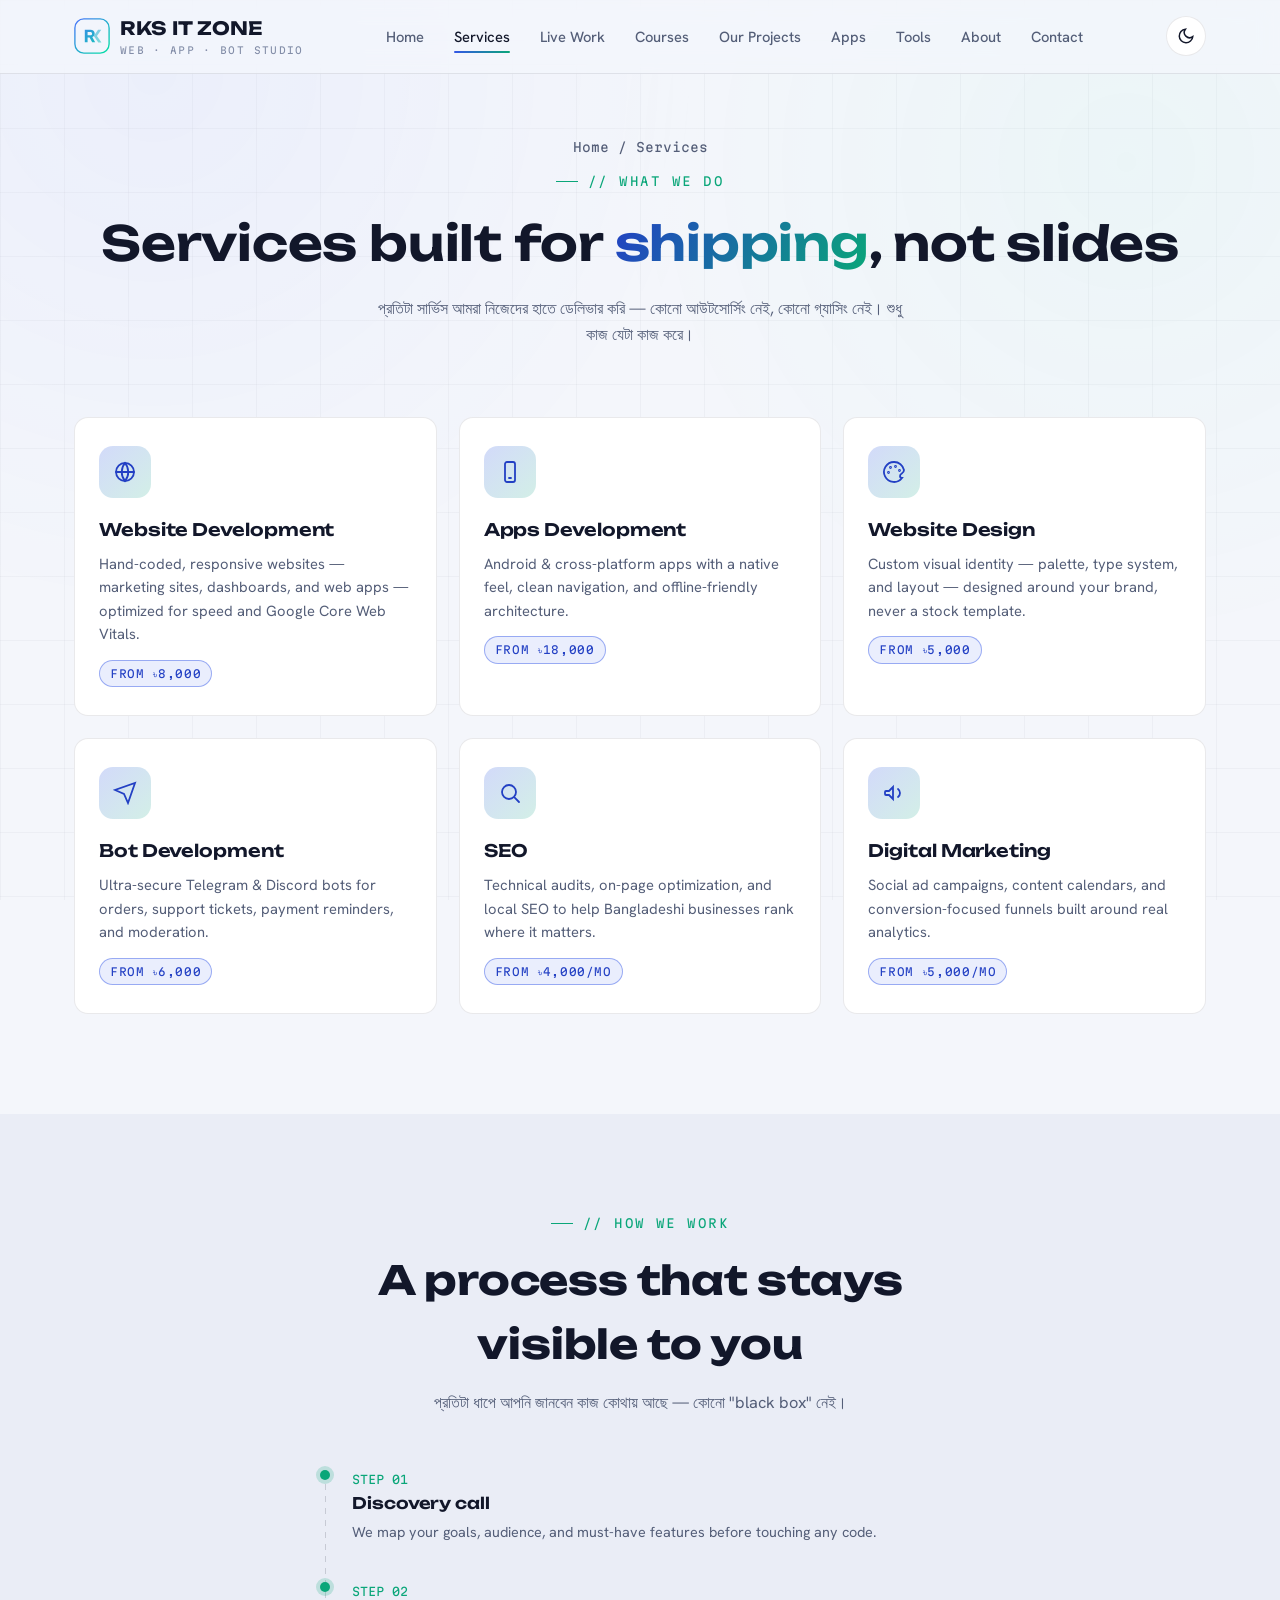
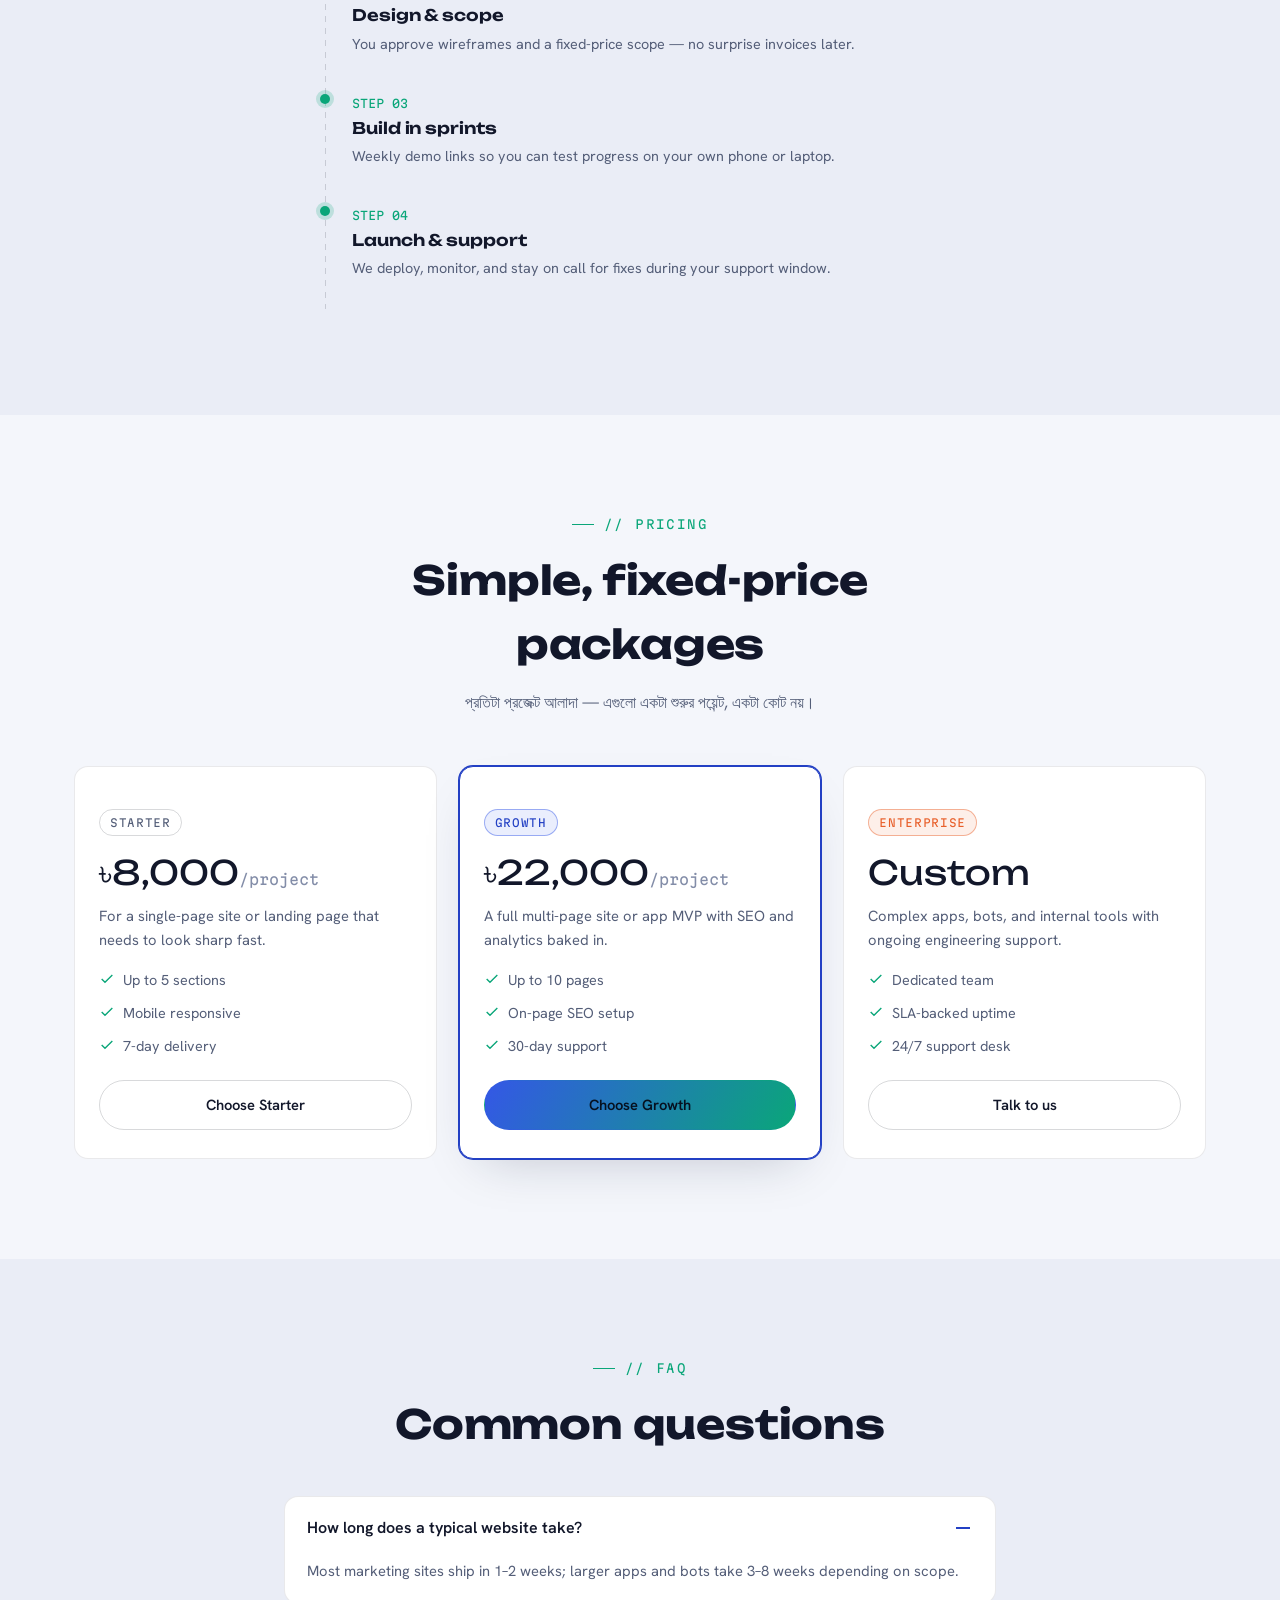
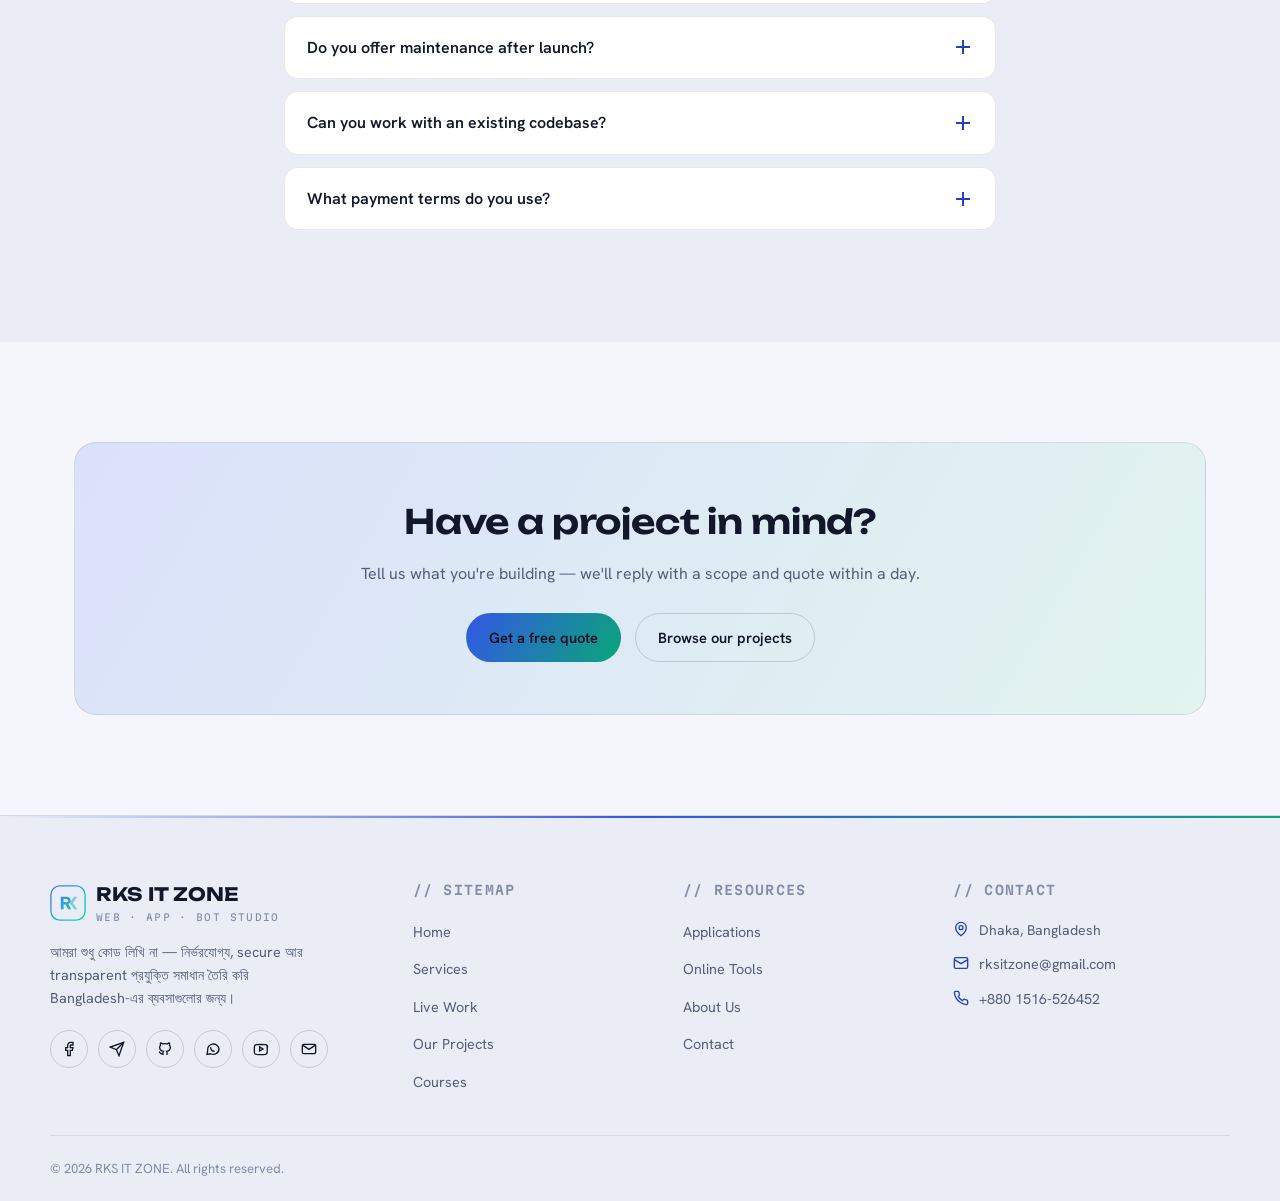
<file: services.html>
<!DOCTYPE html>
<html lang="en" data-theme="dark">
<head>
<meta charset="UTF-8">
<meta name="viewport" content="width=device-width, initial-scale=1.0">
<script>
(function () {
  try {
    var sw = (window.screen && screen.width) || 0;
    /* If the physical screen is phone/tablet-sized but the browser has
       forced a much wider layout viewport (e.g. Chrome/Brave "Desktop site"
       mode), rewrite the viewport meta tag so the real responsive CSS
       breakpoints kick in instead of the shrunk-down desktop layout. */
    if (sw && sw < 900 && window.innerWidth > sw + 150) {
      var vp = document.querySelector('meta[name="viewport"]');
      if (vp) vp.setAttribute('content', 'width=' + sw + ', initial-scale=1');
    }
  } catch (e) {}
})();
</script>
<title>Services — RKS IT ZONE</title>
<meta name="description" content="Website, app, bot, SEO and digital marketing services from RKS IT ZONE, a Bangladesh-based development studio.">
<meta name="keywords" content="web design services Bangladesh, app development services, Telegram bot service, SEO service Bangladesh, digital marketing agency Dhaka, RKS IT ZONE services">
<meta name="robots" content="index, follow">
<meta name="author" content="RKS IT ZONE">
<meta name="theme-color" content="#0b0f14">
<link rel="canonical" href="https://rksitzone.vercel.app/services.html">

<!-- Open Graph / Facebook -->
<meta property="og:type" content="website">
<meta property="og:site_name" content="RKS IT ZONE">
<meta property="og:title" content="Services — RKS IT ZONE">
<meta property="og:description" content="Website, app, bot, SEO and digital marketing services from RKS IT ZONE, a Bangladesh-based development studio.">
<meta property="og:url" content="https://rksitzone.vercel.app/services.html">
<meta property="og:image" content="https://rksitzone.vercel.app/images/logo.svg">
<meta property="og:locale" content="en_US">

<!-- Twitter -->
<meta name="twitter:card" content="summary_large_image">
<meta name="twitter:title" content="Services — RKS IT ZONE">
<meta name="twitter:description" content="Website, app, bot, SEO and digital marketing services from RKS IT ZONE, a Bangladesh-based development studio.">
<meta name="twitter:image" content="https://rksitzone.vercel.app/images/logo.svg">
<link rel="icon" type="image/svg+xml" href="images/favicon.svg">
<link rel="stylesheet" href="style.css">
</head>
<body>
<div class="circuit-bg"></div>
<header class="site-header">
  <div class="navbar container">
    <a href="index.html" class="brand">
      <img src="images/logo.svg" alt="RKS IT ZONE logo" width="36" height="36">
      <span>RKS IT ZONE<small>Web · App · Bot Studio</small></span>
    </a>
    <nav class="nav-links" aria-label="Primary">
      <a href="index.html">Home</a>
      <a href="services.html" class="active" data-nav="services.html">Services</a>
      <a href="live-work.html" data-nav="live-work.html">Live Work</a>
      <a href="courses.html" data-nav="courses.html">Courses</a>
      <a href="projects.html" data-nav="projects.html">Our Projects</a>
      <a href="applications.html" data-nav="applications.html">Apps</a>
      <a href="tools.html" data-nav="tools.html">Tools</a>
      <a href="about.html" data-nav="about.html">About</a>
      <a href="contact.html" data-nav="contact.html">Contact</a>
    </nav>
    <div class="nav-actions">
      <button class="theme-toggle" aria-label="Toggle color theme">
        <svg class="sun" viewBox="0 0 24 24" fill="none" stroke="currentColor" stroke-width="2" stroke-linecap="round"><circle cx="12" cy="12" r="4"/><path d="M12 2v2M12 20v2M4.9 4.9l1.4 1.4M17.7 17.7l1.4 1.4M2 12h2M20 12h2M4.9 19.1l1.4-1.4M17.7 6.3l1.4-1.4"/></svg>
        <svg class="moon" viewBox="0 0 24 24" fill="none" stroke="currentColor" stroke-width="2" stroke-linecap="round"><path d="M21 12.8A9 9 0 1 1 11.2 3a7 7 0 0 0 9.8 9.8Z"/></svg>
      </button>
      <button class="nav-burger" aria-label="Toggle menu"><span></span></button>
    </div>
  </div>
</header>

<main>
<section class="page-hero container">
  <p class="breadcrumb"><a href="index.html">Home</a> / Services</p>
  <span class="eyebrow" style="justify-content:center;margin-top:14px">// What We Do</span>
  <h1>Services built for <span class="grad" style="background:linear-gradient(120deg,var(--primary-2),var(--accent));-webkit-background-clip:text;background-clip:text;color:transparent">shipping</span>, not slides</h1>
  <p>প্রতিটা সার্ভিস আমরা নিজেদের হাতে ডেলিভার করি — কোনো আউটসোর্সিং নেই, কোনো গ্যাসিং নেই। শুধু কাজ যেটা কাজ করে।</p>
</section>

<section class="section" style="padding-top:20px">
  <div class="container">
    <div class="grid grid-3">
      <div class="card">
        <div class="icon-tile"><svg viewBox="0 0 24 24" fill="none" stroke="currentColor" stroke-width="1.8" stroke-linecap="round"><circle cx="12" cy="12" r="9"/><path d="M3 12h18M12 3a14 14 0 0 1 0 18 14 14 0 0 1 0-18Z"/></svg></div>
        <h3>Website Development</h3>
        <p>Hand-coded, responsive websites — marketing sites, dashboards, and web apps — optimized for speed and Google Core Web Vitals.</p>
        <span class="tag tag-primary">From ৳8,000</span>
      </div>
      <div class="card">
        <div class="icon-tile"><svg viewBox="0 0 24 24" fill="none" stroke="currentColor" stroke-width="1.8" stroke-linecap="round"><rect x="7" y="2" width="10" height="20" rx="2"/><path d="M11 18h2"/></svg></div>
        <h3>Apps Development</h3>
        <p>Android &amp; cross-platform apps with a native feel, clean navigation, and offline-friendly architecture.</p>
        <span class="tag tag-primary">From ৳18,000</span>
      </div>
      <div class="card">
        <div class="icon-tile"><svg viewBox="0 0 24 24" fill="none" stroke="currentColor" stroke-width="1.8" stroke-linecap="round"><circle cx="13.5" cy="6.5" r=".5"/><circle cx="17.5" cy="10.5" r=".5"/><circle cx="8.5" cy="7.5" r=".5"/><circle cx="6.5" cy="12.5" r=".5"/><path d="M12 2a10 10 0 1 0 8 16c-1 0-2-1-2-2 0-3 4-2 4-6a10 10 0 0 0-10-8Z"/></svg></div>
        <h3>Website Design</h3>
        <p>Custom visual identity — palette, type system, and layout — designed around your brand, never a stock template.</p>
        <span class="tag tag-primary">From ৳5,000</span>
      </div>
      <div class="card">
        <div class="icon-tile"><svg viewBox="0 0 24 24" fill="none" stroke="currentColor" stroke-width="1.8" stroke-linecap="round"><path d="m22 2-7 20-4-9-9-4Z"/></svg></div>
        <h3>Bot Development</h3>
        <p>Ultra-secure Telegram &amp; Discord bots for orders, support tickets, payment reminders, and moderation.</p>
        <span class="tag tag-primary">From ৳6,000</span>
      </div>
      <div class="card">
        <div class="icon-tile"><svg viewBox="0 0 24 24" fill="none" stroke="currentColor" stroke-width="1.8" stroke-linecap="round"><circle cx="11" cy="11" r="7"/><path d="m21 21-4.3-4.3"/></svg></div>
        <h3>SEO</h3>
        <p>Technical audits, on-page optimization, and local SEO to help Bangladeshi businesses rank where it matters.</p>
        <span class="tag tag-primary">From ৳4,000/mo</span>
      </div>
      <div class="card">
        <div class="icon-tile"><svg viewBox="0 0 24 24" fill="none" stroke="currentColor" stroke-width="1.8" stroke-linecap="round"><path d="M3 11v2a1 1 0 0 0 1 1h3l4 4V6L7 10H4a1 1 0 0 0-1 1Z"/><path d="M16 8a5 5 0 0 1 0 8"/></svg></div>
        <h3>Digital Marketing</h3>
        <p>Social ad campaigns, content calendars, and conversion-focused funnels built around real analytics.</p>
        <span class="tag tag-primary">From ৳5,000/mo</span>
      </div>
    </div>
  </div>
</section>

<section class="section section-alt">
  <div class="container">
    <div class="section-head" style="margin:0 auto 50px;text-align:center;align-items:center">
      <span class="eyebrow">// How We Work</span>
      <h2>A process that stays visible to you</h2>
      <p>প্রতিটা ধাপে আপনি জানবেন কাজ কোথায় আছে — কোনো "black box" নেই।</p>
    </div>
    <div class="timeline" style="max-width:640px;margin:0 auto">
      <div class="timeline-item"><span class="yr mono">STEP 01</span><h4>Discovery call</h4><p>We map your goals, audience, and must-have features before touching any code.</p></div>
      <div class="timeline-item"><span class="yr mono">STEP 02</span><h4>Design &amp; scope</h4><p>You approve wireframes and a fixed-price scope — no surprise invoices later.</p></div>
      <div class="timeline-item"><span class="yr mono">STEP 03</span><h4>Build in sprints</h4><p>Weekly demo links so you can test progress on your own phone or laptop.</p></div>
      <div class="timeline-item"><span class="yr mono">STEP 04</span><h4>Launch &amp; support</h4><p>We deploy, monitor, and stay on call for fixes during your support window.</p></div>
    </div>
  </div>
</section>

<section class="section">
  <div class="container">
    <div class="section-head" style="margin:0 auto 50px;text-align:center;align-items:center">
      <span class="eyebrow">// Pricing</span>
      <h2>Simple, fixed-price packages</h2>
      <p>প্রতিটা প্রজেক্ট আলাদা — এগুলো একটা শুরুর পয়েন্ট, একটা কোট নয়।</p>
    </div>
    <div class="grid grid-3">
      <div class="card pricing-card">
        <span class="tag">Starter</span>
        <div class="price">৳8,000<span>/project</span></div>
        <p>For a single-page site or landing page that needs to look sharp fast.</p>
        <ul>
          <li><svg viewBox="0 0 24 24" fill="none" stroke="currentColor" stroke-width="2"><path d="M20 6 9 17l-5-5"/></svg>Up to 5 sections</li>
          <li><svg viewBox="0 0 24 24" fill="none" stroke="currentColor" stroke-width="2"><path d="M20 6 9 17l-5-5"/></svg>Mobile responsive</li>
          <li><svg viewBox="0 0 24 24" fill="none" stroke="currentColor" stroke-width="2"><path d="M20 6 9 17l-5-5"/></svg>7-day delivery</li>
        </ul>
        <a href="contact.html" class="btn btn-outline btn-block">Choose Starter</a>
      </div>
      <div class="card pricing-card featured">
        <span class="tag tag-primary">Growth</span>
        <div class="price">৳22,000<span>/project</span></div>
        <p>A full multi-page site or app MVP with SEO and analytics baked in.</p>
        <ul>
          <li><svg viewBox="0 0 24 24" fill="none" stroke="currentColor" stroke-width="2"><path d="M20 6 9 17l-5-5"/></svg>Up to 10 pages</li>
          <li><svg viewBox="0 0 24 24" fill="none" stroke="currentColor" stroke-width="2"><path d="M20 6 9 17l-5-5"/></svg>On-page SEO setup</li>
          <li><svg viewBox="0 0 24 24" fill="none" stroke="currentColor" stroke-width="2"><path d="M20 6 9 17l-5-5"/></svg>30-day support</li>
        </ul>
        <a href="contact.html" class="btn btn-primary btn-block">Choose Growth</a>
      </div>
      <div class="card pricing-card">
        <span class="tag tag-warm">Enterprise</span>
        <div class="price">Custom</div>
        <p>Complex apps, bots, and internal tools with ongoing engineering support.</p>
        <ul>
          <li><svg viewBox="0 0 24 24" fill="none" stroke="currentColor" stroke-width="2"><path d="M20 6 9 17l-5-5"/></svg>Dedicated team</li>
          <li><svg viewBox="0 0 24 24" fill="none" stroke="currentColor" stroke-width="2"><path d="M20 6 9 17l-5-5"/></svg>SLA-backed uptime</li>
          <li><svg viewBox="0 0 24 24" fill="none" stroke="currentColor" stroke-width="2"><path d="M20 6 9 17l-5-5"/></svg>24/7 support desk</li>
        </ul>
        <a href="contact.html" class="btn btn-outline btn-block">Talk to us</a>
      </div>
    </div>
  </div>
</section>

<section class="section section-alt">
  <div class="container" style="max-width:760px">
    <div class="section-head" style="margin:0 auto 40px;text-align:center;align-items:center">
      <span class="eyebrow">// FAQ</span>
      <h2>Common questions</h2>
    </div>
    <div class="accordion">
      <div class="accordion-item open">
        <div class="accordion-head">How long does a typical website take?<span class="plus"></span></div>
        <div class="accordion-body"><div>Most marketing sites ship in 1–2 weeks; larger apps and bots take 3–8 weeks depending on scope.</div></div>
      </div>
      <div class="accordion-item">
        <div class="accordion-head">Do you offer maintenance after launch?<span class="plus"></span></div>
        <div class="accordion-body"><div>Yes — every package includes a support window, and we offer ongoing monthly maintenance plans.</div></div>
      </div>
      <div class="accordion-item">
        <div class="accordion-head">Can you work with an existing codebase?<span class="plus"></span></div>
        <div class="accordion-body"><div>Absolutely. We regularly take over and extend projects started by other teams.</div></div>
      </div>
      <div class="accordion-item">
        <div class="accordion-head">What payment terms do you use?<span class="plus"></span></div>
        <div class="accordion-body"><div>A 50% deposit to start, and the remaining 50% on delivery — clearly stated in a written scope.</div></div>
      </div>
    </div>
  </div>
</section>

<section class="section">
  <div class="container">
    <div class="cta-band">
      <h2>Have a project in mind?</h2>
      <p>Tell us what you're building — we'll reply with a scope and quote within a day.</p>
      <div class="cta-actions">
        <a href="contact.html" class="btn btn-primary">Get a free quote</a>
        <a href="projects.html" class="btn btn-outline">Browse our projects</a>
      </div>
    </div>
  </div>
</section>

</main>
<footer class="site-footer">
  <div class="container footer-top">
    <div class="footer-brand">
      <a href="index.html" class="brand">
        <img src="images/logo.svg" alt="RKS IT ZONE logo" width="36" height="36">
        <span>RKS IT ZONE<small>Web · App · Bot Studio</small></span>
      </a>
      <p>আমরা শুধু কোড লিখি না — নির্ভরযোগ্য, secure আর transparent প্রযুক্তি সমাধান তৈরি করি Bangladesh-এর ব্যবসাগুলোর জন্য।</p>
      <div class="footer-social">
        <a href="https://www.facebook.com/rksitzone" aria-label="Facebook" target="_blank" rel="noopener"><svg viewBox="0 0 24 24" fill="none" stroke="currentColor" stroke-width="2"><path d="M18 2h-3a5 5 0 0 0-5 5v3H7v4h3v8h4v-8h3l1-4h-4V7a1 1 0 0 1 1-1h3z"/></svg></a>
        <a href="https://t.me/rksitzone" aria-label="Telegram" target="_blank" rel="noopener"><svg viewBox="0 0 24 24" fill="none" stroke="currentColor" stroke-width="2"><path d="m22 2-7 20-4-9-9-4Z"/><path d="M22 2 11 13"/></svg></a>
        <a href="https://github.com/rksitzone" aria-label="GitHub" target="_blank" rel="noopener"><svg viewBox="0 0 24 24" fill="none" stroke="currentColor" stroke-width="2"><path d="M9 19c-4.3 1.4-4.3-2.5-6-3m12 5v-3.5c0-1 .1-1.4-.5-2 2.8-.3 5.5-1.4 5.5-6a4.6 4.6 0 0 0-1.3-3.2 4.2 4.2 0 0 0-.1-3.2s-1.1-.3-3.5 1.3a12.3 12.3 0 0 0-6.2 0C6.5 2.8 5.4 3.1 5.4 3.1a4.2 4.2 0 0 0-.1 3.2A4.6 4.6 0 0 0 4 9.5c0 4.6 2.7 5.7 5.5 6-.6.6-.6 1.2-.5 2V21"/></svg></a>
        <a href="https://wa.me/8801516526452" aria-label="WhatsApp" target="_blank" rel="noopener"><svg viewBox="0 0 24 24" fill="none" stroke="currentColor" stroke-width="2"><path d="M21 11.5a8.5 8.5 0 0 1-12.4 7.6L3 20l1-5.3A8.5 8.5 0 1 1 21 11.5Z"/><path d="M8.5 9.5c0 3.5 2.5 6 6 6"/></svg></a>
        <a href="https://www.youtube.com/@rksitzone" aria-label="YouTube" target="_blank" rel="noopener"><svg viewBox="0 0 24 24" fill="none" stroke="currentColor" stroke-width="2"><path d="M21.8 8.4s-.2-1.5-.8-2.1c-.8-.8-1.7-.8-2.1-.9C16.1 5 12 5 12 5s-4.1 0-6.9.4c-.4.1-1.3.1-2.1.9-.6.6-.8 2.1-.8 2.1S2 10.1 2 11.9v1.8c0 1.8.2 3.5.2 3.5s.2 1.5.8 2.1c.8.8 1.9.7 2.4.8 1.7.2 7.3.4 7.3.4a112 112 0 0 0 5.6-.5c.4-.1 1.3-.1 2.1-.9.6-.6.8-2.1.8-2.1s.2-1.7.2-3.5v-1.8c0-1.8-.2-3.5-.2-3.5Z"/><path d="m10 15 5-3-5-3Z"/></svg></a>
        <a href="mailto:rksitzone@gmail.com" aria-label="Gmail"><svg viewBox="0 0 24 24" fill="none" stroke="currentColor" stroke-width="2"><rect x="2" y="5" width="20" height="14" rx="2"/><path d="m3 6.5 9 6 9-6"/></svg></a>
      </div>
    </div>
    <div class="footer-col">
      <h4>// Sitemap</h4>
      <ul>
        <li><a href="index.html">Home</a></li>
        <li><a href="services.html">Services</a></li>
        <li><a href="live-work.html">Live Work</a></li>
        <li><a href="projects.html">Our Projects</a></li>
        <li><a href="courses.html">Courses</a></li>
      </ul>
    </div>
    <div class="footer-col">
      <h4>// Resources</h4>
      <ul>
        <li><a href="applications.html">Applications</a></li>
        <li><a href="tools.html">Online Tools</a></li>
        <li><a href="about.html">About Us</a></li>
        <li><a href="contact.html">Contact</a></li>
      </ul>
    </div>
    <div class="footer-col">
      <h4>// Contact</h4>
      <ul class="footer-contact">
        <li><svg viewBox="0 0 24 24" fill="none" stroke="currentColor" stroke-width="2"><path d="M20 10c0 6-8 12-8 12s-8-6-8-12a8 8 0 0 1 16 0Z"/><circle cx="12" cy="10" r="3"/></svg>Dhaka, Bangladesh</li>
        <li><svg viewBox="0 0 24 24" fill="none" stroke="currentColor" stroke-width="2"><rect x="2" y="4" width="20" height="16" rx="2"/><path d="m2 7 10 6 10-6"/></svg><a href="mailto:rksitzone@gmail.com">rksitzone@gmail.com</a></li>
        <li><svg viewBox="0 0 24 24" fill="none" stroke="currentColor" stroke-width="2"><path d="M22 16.9v3a2 2 0 0 1-2.2 2 19.8 19.8 0 0 1-8.6-3.1 19.5 19.5 0 0 1-6-6A19.8 19.8 0 0 1 2.1 4.2 2 2 0 0 1 4 2h3a2 2 0 0 1 2 1.7c.1.9.3 1.8.6 2.7a2 2 0 0 1-.4 2.1L8 9.9a16 16 0 0 0 6 6l1.4-1.4a2 2 0 0 1 2.1-.4c.9.3 1.8.5 2.7.6a2 2 0 0 1 1.8 2Z"/></svg><a href="https://wa.me/8801516526452" target="_blank" rel="noopener">+880 1516-526452</a></li>
      </ul>
    </div>
  </div>
  <div class="container footer-bottom">
    <span>© <span class="js-year"></span> RKS IT ZONE. All rights reserved.</span>
 
</footer>

<script src="script.js"></script>
</body>
</html>
</file>
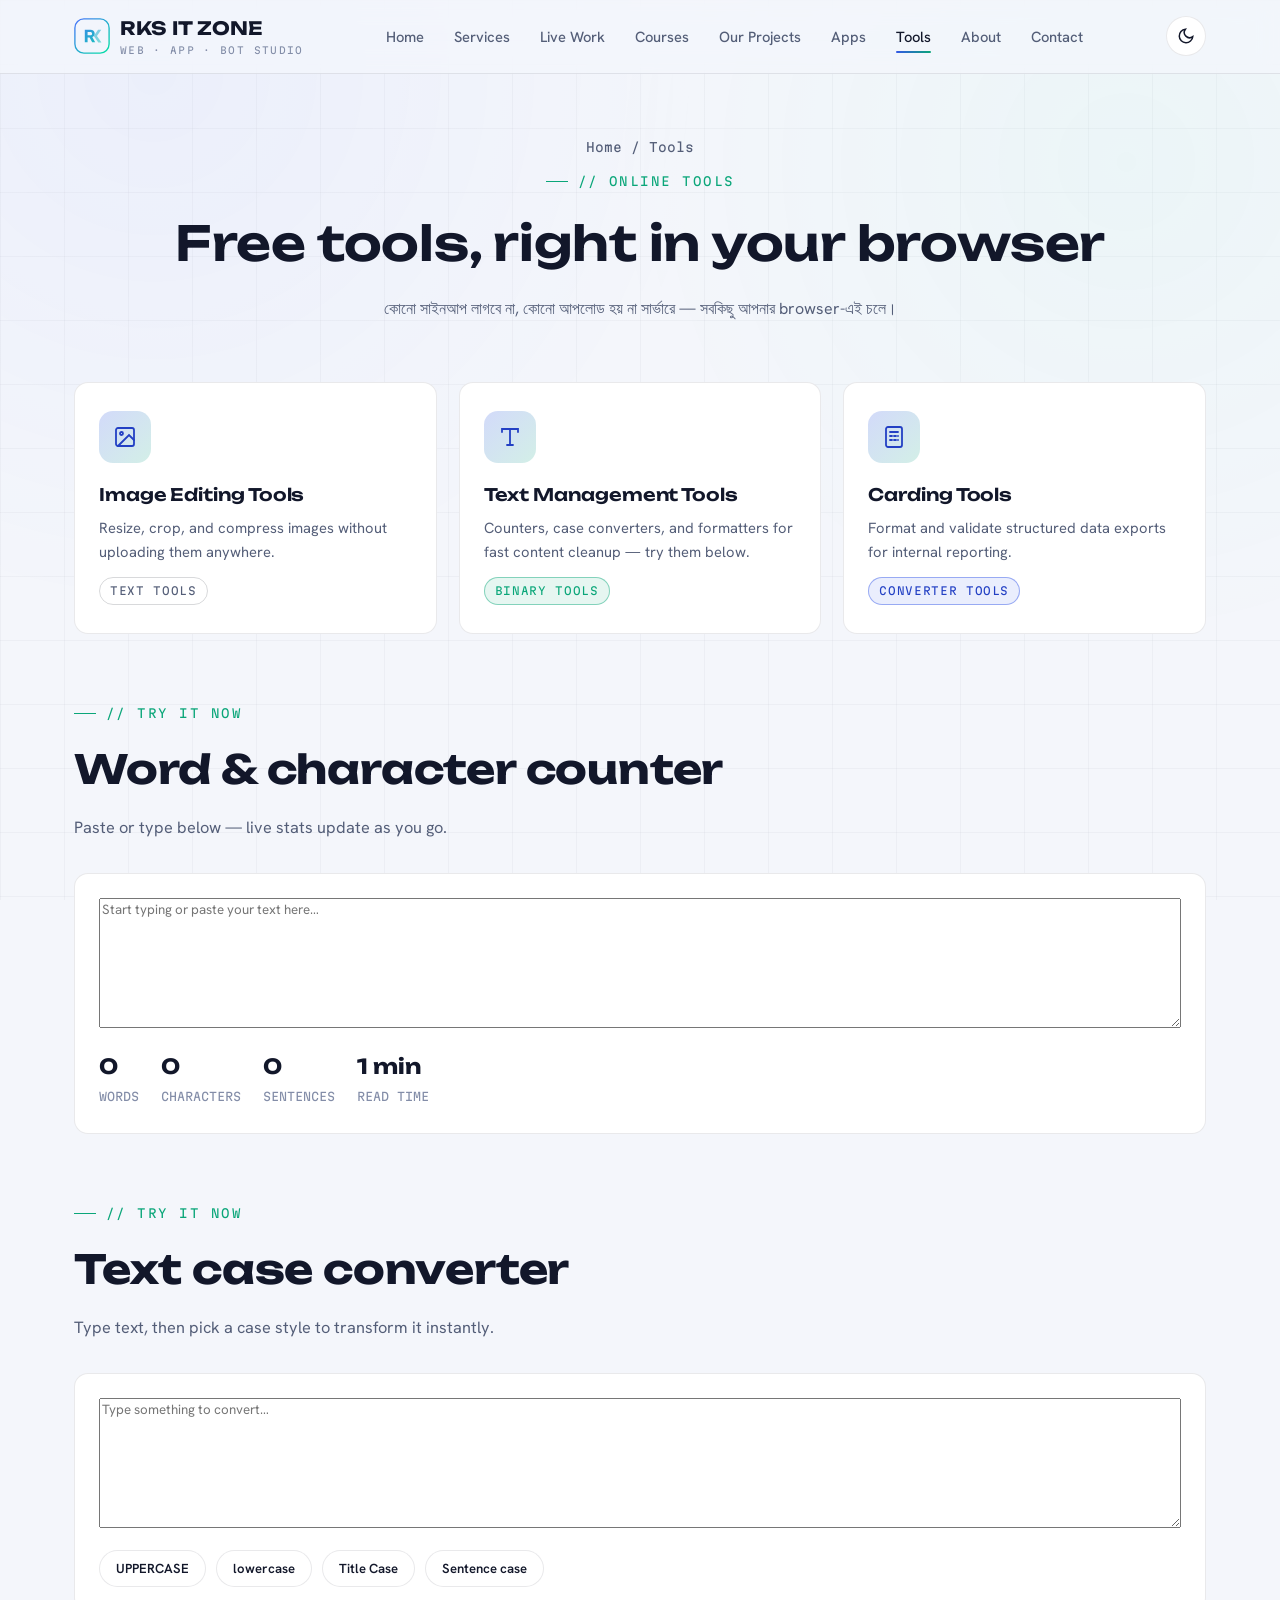
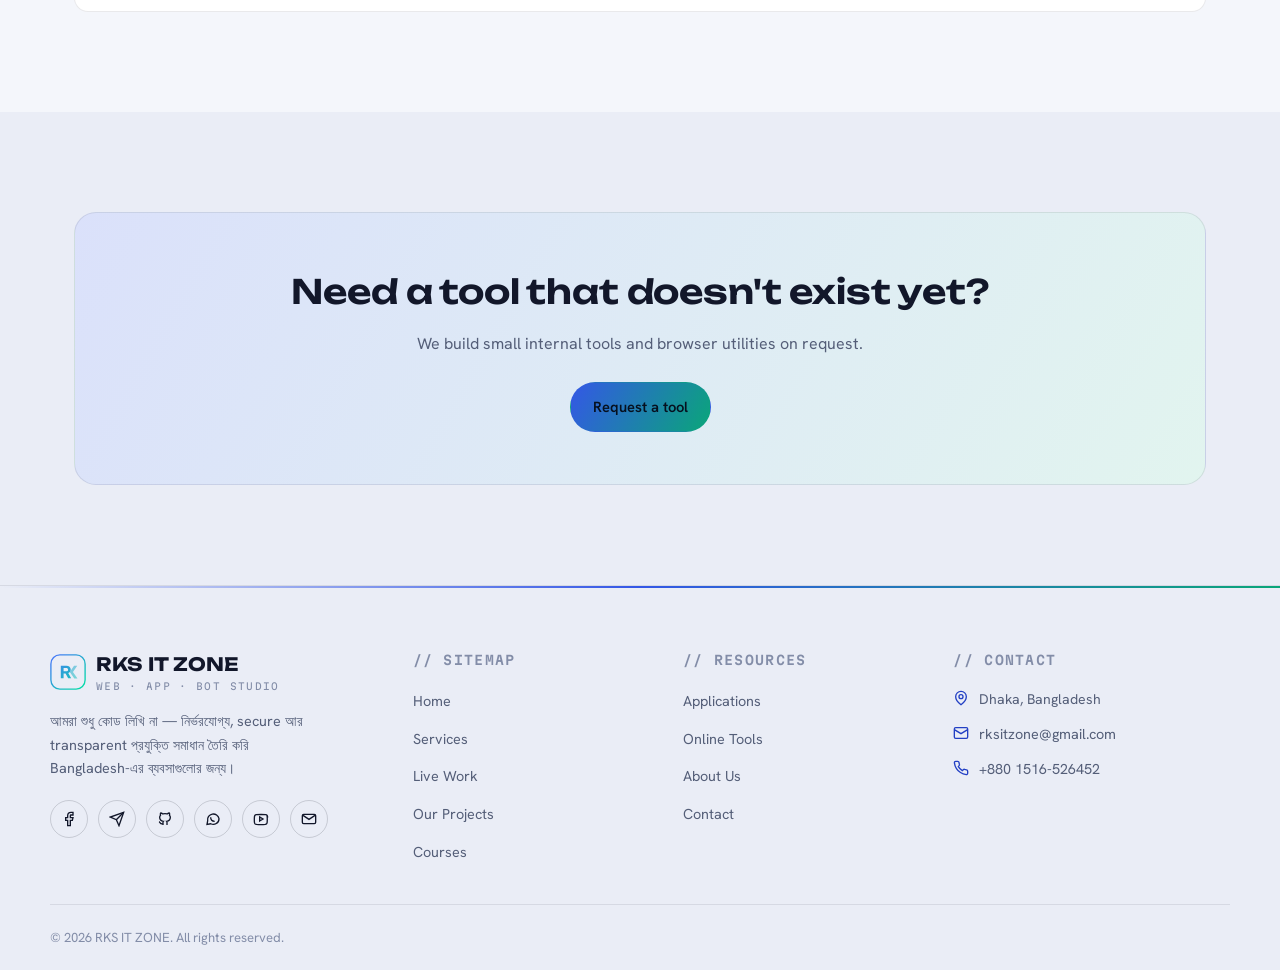
<file: tools.html>
<!DOCTYPE html>
<html lang="en" data-theme="dark">
<head>
<meta charset="UTF-8">
<meta name="viewport" content="width=device-width, initial-scale=1.0">
<script>
(function () {
  try {
    var sw = (window.screen && screen.width) || 0;
    /* If the physical screen is phone/tablet-sized but the browser has
       forced a much wider layout viewport (e.g. Chrome/Brave "Desktop site"
       mode), rewrite the viewport meta tag so the real responsive CSS
       breakpoints kick in instead of the shrunk-down desktop layout. */
    if (sw && sw < 900 && window.innerWidth > sw + 150) {
      var vp = document.querySelector('meta[name="viewport"]');
      if (vp) vp.setAttribute('content', 'width=' + sw + ', initial-scale=1');
    }
  } catch (e) {}
})();
</script>
<title>Online Tools — RKS IT ZONE</title>
<meta name="description" content="Free browser-based image, text, and conversion tools from RKS IT ZONE.">
<meta name="keywords" content="free online tools, word counter, case converter, image tools, text tools, online converter Bangladesh">
<meta name="robots" content="index, follow">
<meta name="author" content="RKS IT ZONE">
<meta name="theme-color" content="#0b0f14">
<link rel="canonical" href="https://rksitzone.vercel.app/tools.html">

<!-- Open Graph / Facebook -->
<meta property="og:type" content="website">
<meta property="og:site_name" content="RKS IT ZONE">
<meta property="og:title" content="Online Tools — RKS IT ZONE">
<meta property="og:description" content="Free browser-based image, text, and conversion tools from RKS IT ZONE.">
<meta property="og:url" content="https://rksitzone.vercel.app/tools.html">
<meta property="og:image" content="https://rksitzone.vercel.app/images/logo.svg">
<meta property="og:locale" content="en_US">

<!-- Twitter -->
<meta name="twitter:card" content="summary_large_image">
<meta name="twitter:title" content="Online Tools — RKS IT ZONE">
<meta name="twitter:description" content="Free browser-based image, text, and conversion tools from RKS IT ZONE.">
<meta name="twitter:image" content="https://rksitzone.vercel.app/images/logo.svg">
<link rel="icon" type="image/svg+xml" href="images/favicon.svg">
<link rel="stylesheet" href="style.css">
</head>
<body>
<div class="circuit-bg"></div>
<header class="site-header">
  <div class="navbar container">
    <a href="index.html" class="brand">
      <img src="images/logo.svg" alt="RKS IT ZONE logo" width="36" height="36">
      <span>RKS IT ZONE<small>Web · App · Bot Studio</small></span>
    </a>
    <nav class="nav-links" aria-label="Primary">
      <a href="index.html">Home</a>
      <a href="services.html" data-nav="services.html">Services</a>
      <a href="live-work.html" data-nav="live-work.html">Live Work</a>
      <a href="courses.html" data-nav="courses.html">Courses</a>
      <a href="projects.html" data-nav="projects.html">Our Projects</a>
      <a href="applications.html" data-nav="applications.html">Apps</a>
      <a href="tools.html" class="active" data-nav="tools.html">Tools</a>
      <a href="about.html" data-nav="about.html">About</a>
      <a href="contact.html" data-nav="contact.html">Contact</a>
    </nav>
    <div class="nav-actions">
      <button class="theme-toggle" aria-label="Toggle color theme">
        <svg class="sun" viewBox="0 0 24 24" fill="none" stroke="currentColor" stroke-width="2" stroke-linecap="round"><circle cx="12" cy="12" r="4"/><path d="M12 2v2M12 20v2M4.9 4.9l1.4 1.4M17.7 17.7l1.4 1.4M2 12h2M20 12h2M4.9 19.1l1.4-1.4M17.7 6.3l1.4-1.4"/></svg>
        <svg class="moon" viewBox="0 0 24 24" fill="none" stroke="currentColor" stroke-width="2" stroke-linecap="round"><path d="M21 12.8A9 9 0 1 1 11.2 3a7 7 0 0 0 9.8 9.8Z"/></svg>
      </button>
      <button class="nav-burger" aria-label="Toggle menu"><span></span></button>
    </div>
  </div>
</header>

<main>
<section class="page-hero container">
  <p class="breadcrumb"><a href="index.html">Home</a> / Tools</p>
  <span class="eyebrow" style="justify-content:center;margin-top:14px">// Online Tools</span>
  <h1>Free tools, right in your browser</h1>
  <p>কোনো সাইনআপ লাগবে না, কোনো আপলোড হয় না সার্ভারে — সবকিছু আপনার browser-এই চলে।</p>
</section>

<section class="section" style="padding-top:10px">
  <div class="container">
    <div class="grid grid-3" style="margin-bottom:70px">
      <div class="card">
        <div class="icon-tile"><svg viewBox="0 0 24 24" fill="none" stroke="currentColor" stroke-width="1.8" stroke-linecap="round"><rect x="3" y="3" width="18" height="18" rx="2"/><circle cx="8.5" cy="8.5" r="1.5"/><path d="m21 15-5-5L5 21"/></svg></div>
        <h3>Image Editing Tools</h3>
        <p>Resize, crop, and compress images without uploading them anywhere.</p>
        <span class="tag">Text Tools</span>
      </div>
      <div class="card">
        <div class="icon-tile"><svg viewBox="0 0 24 24" fill="none" stroke="currentColor" stroke-width="1.8" stroke-linecap="round"><path d="M4 7V4h16v3M9 20h6M12 4v16"/></svg></div>
        <h3>Text Management Tools</h3>
        <p>Counters, case converters, and formatters for fast content cleanup — try them below.</p>
        <span class="tag tag-accent">Binary Tools</span>
      </div>
      <div class="card">
        <div class="icon-tile"><svg viewBox="0 0 24 24" fill="none" stroke="currentColor" stroke-width="1.8" stroke-linecap="round"><rect x="4" y="2" width="16" height="20" rx="2"/><path d="M8 7h8M8 11h2M12 11h2M16 11h0M8 15h2M12 15h2M16 15h0"/></svg></div>
        <h3>Carding Tools</h3>
        <p>Format and validate structured data exports for internal reporting.</p>
        <span class="tag tag-primary">Converter Tools</span>
      </div>
    </div>

    <div class="section-head" style="margin-bottom:32px">
      <span class="eyebrow">// Try It Now</span>
      <h2>Word &amp; character counter</h2>
      <p>Paste or type below — live stats update as you go.</p>
    </div>
    <div class="tool-demo" style="margin-bottom:70px">
      <textarea id="counterInput" placeholder="Start typing or paste your text here…"></textarea>
      <div class="tool-stats">
        <div><strong id="wcWords">0</strong><span>WORDS</span></div>
        <div><strong id="wcChars">0</strong><span>CHARACTERS</span></div>
        <div><strong id="wcSentences">0</strong><span>SENTENCES</span></div>
        <div><strong id="wcReadTime">1 min</strong><span>READ TIME</span></div>
      </div>
    </div>

    <div class="section-head" style="margin-bottom:32px">
      <span class="eyebrow">// Try It Now</span>
      <h2>Text case converter</h2>
      <p>Type text, then pick a case style to transform it instantly.</p>
    </div>
    <div class="tool-demo">
      <textarea id="caseInput" placeholder="Type something to convert…"></textarea>
      <div class="tool-stats" style="gap:10px">
        <button class="btn btn-ghost btn-sm" data-case="upper">UPPERCASE</button>
        <button class="btn btn-ghost btn-sm" data-case="lower">lowercase</button>
        <button class="btn btn-ghost btn-sm" data-case="title">Title Case</button>
        <button class="btn btn-ghost btn-sm" data-case="sentence">Sentence case</button>
      </div>
    </div>
  </div>
</section>

<section class="section section-alt">
  <div class="container">
    <div class="cta-band">
      <h2>Need a tool that doesn't exist yet?</h2>
      <p>We build small internal tools and browser utilities on request.</p>
      <div class="cta-actions">
        <a href="contact.html" class="btn btn-primary">Request a tool</a>
      </div>
    </div>
  </div>
</section>

</main>
<footer class="site-footer">
  <div class="container footer-top">
    <div class="footer-brand">
      <a href="index.html" class="brand">
        <img src="images/logo.svg" alt="RKS IT ZONE logo" width="36" height="36">
        <span>RKS IT ZONE<small>Web · App · Bot Studio</small></span>
      </a>
      <p>আমরা শুধু কোড লিখি না — নির্ভরযোগ্য, secure আর transparent প্রযুক্তি সমাধান তৈরি করি Bangladesh-এর ব্যবসাগুলোর জন্য।</p>
      <div class="footer-social">
        <a href="https://www.facebook.com/rksitzone" aria-label="Facebook" target="_blank" rel="noopener"><svg viewBox="0 0 24 24" fill="none" stroke="currentColor" stroke-width="2"><path d="M18 2h-3a5 5 0 0 0-5 5v3H7v4h3v8h4v-8h3l1-4h-4V7a1 1 0 0 1 1-1h3z"/></svg></a>
        <a href="https://t.me/rksitzone" aria-label="Telegram" target="_blank" rel="noopener"><svg viewBox="0 0 24 24" fill="none" stroke="currentColor" stroke-width="2"><path d="m22 2-7 20-4-9-9-4Z"/><path d="M22 2 11 13"/></svg></a>
        <a href="https://github.com/rksitzone" aria-label="GitHub" target="_blank" rel="noopener"><svg viewBox="0 0 24 24" fill="none" stroke="currentColor" stroke-width="2"><path d="M9 19c-4.3 1.4-4.3-2.5-6-3m12 5v-3.5c0-1 .1-1.4-.5-2 2.8-.3 5.5-1.4 5.5-6a4.6 4.6 0 0 0-1.3-3.2 4.2 4.2 0 0 0-.1-3.2s-1.1-.3-3.5 1.3a12.3 12.3 0 0 0-6.2 0C6.5 2.8 5.4 3.1 5.4 3.1a4.2 4.2 0 0 0-.1 3.2A4.6 4.6 0 0 0 4 9.5c0 4.6 2.7 5.7 5.5 6-.6.6-.6 1.2-.5 2V21"/></svg></a>
        <a href="https://wa.me/8801516526452" aria-label="WhatsApp" target="_blank" rel="noopener"><svg viewBox="0 0 24 24" fill="none" stroke="currentColor" stroke-width="2"><path d="M21 11.5a8.5 8.5 0 0 1-12.4 7.6L3 20l1-5.3A8.5 8.5 0 1 1 21 11.5Z"/><path d="M8.5 9.5c0 3.5 2.5 6 6 6"/></svg></a>
        <a href="https://www.youtube.com/@rksitzone" aria-label="YouTube" target="_blank" rel="noopener"><svg viewBox="0 0 24 24" fill="none" stroke="currentColor" stroke-width="2"><path d="M21.8 8.4s-.2-1.5-.8-2.1c-.8-.8-1.7-.8-2.1-.9C16.1 5 12 5 12 5s-4.1 0-6.9.4c-.4.1-1.3.1-2.1.9-.6.6-.8 2.1-.8 2.1S2 10.1 2 11.9v1.8c0 1.8.2 3.5.2 3.5s.2 1.5.8 2.1c.8.8 1.9.7 2.4.8 1.7.2 7.3.4 7.3.4a112 112 0 0 0 5.6-.5c.4-.1 1.3-.1 2.1-.9.6-.6.8-2.1.8-2.1s.2-1.7.2-3.5v-1.8c0-1.8-.2-3.5-.2-3.5Z"/><path d="m10 15 5-3-5-3Z"/></svg></a>
        <a href="mailto:rksitzone@gmail.com" aria-label="Gmail"><svg viewBox="0 0 24 24" fill="none" stroke="currentColor" stroke-width="2"><rect x="2" y="5" width="20" height="14" rx="2"/><path d="m3 6.5 9 6 9-6"/></svg></a>
      </div>
    </div>
    <div class="footer-col">
      <h4>// Sitemap</h4>
      <ul>
        <li><a href="index.html">Home</a></li>
        <li><a href="services.html">Services</a></li>
        <li><a href="live-work.html">Live Work</a></li>
        <li><a href="projects.html">Our Projects</a></li>
        <li><a href="courses.html">Courses</a></li>
      </ul>
    </div>
    <div class="footer-col">
      <h4>// Resources</h4>
      <ul>
        <li><a href="applications.html">Applications</a></li>
        <li><a href="tools.html">Online Tools</a></li>
        <li><a href="about.html">About Us</a></li>
        <li><a href="contact.html">Contact</a></li>
      </ul>
    </div>
    <div class="footer-col">
      <h4>// Contact</h4>
      <ul class="footer-contact">
        <li><svg viewBox="0 0 24 24" fill="none" stroke="currentColor" stroke-width="2"><path d="M20 10c0 6-8 12-8 12s-8-6-8-12a8 8 0 0 1 16 0Z"/><circle cx="12" cy="10" r="3"/></svg>Dhaka, Bangladesh</li>
        <li><svg viewBox="0 0 24 24" fill="none" stroke="currentColor" stroke-width="2"><rect x="2" y="4" width="20" height="16" rx="2"/><path d="m2 7 10 6 10-6"/></svg><a href="mailto:rksitzone@gmail.com">rksitzone@gmail.com</a></li>
        <li><svg viewBox="0 0 24 24" fill="none" stroke="currentColor" stroke-width="2"><path d="M22 16.9v3a2 2 0 0 1-2.2 2 19.8 19.8 0 0 1-8.6-3.1 19.5 19.5 0 0 1-6-6A19.8 19.8 0 0 1 2.1 4.2 2 2 0 0 1 4 2h3a2 2 0 0 1 2 1.7c.1.9.3 1.8.6 2.7a2 2 0 0 1-.4 2.1L8 9.9a16 16 0 0 0 6 6l1.4-1.4a2 2 0 0 1 2.1-.4c.9.3 1.8.5 2.7.6a2 2 0 0 1 1.8 2Z"/></svg><a href="https://wa.me/8801516526452" target="_blank" rel="noopener">+880 1516-526452</a></li>
      </ul>
    </div>
  </div>
  <div class="container footer-bottom">
    <span>© <span class="js-year"></span> RKS IT ZONE. All rights reserved.</span>

  </div>
</footer>

<script src="script.js"></script>
</body>
</html>
</file>
<file: style.css>
/* ==========================================================================
   RKS IT ZONE— Core Stylesheet
   Design system: "Circuit" — a dark PCB-trace identity for a Bangladeshi
   web/app/bot development studio. See README notes in script.js header.
   ========================================================================== */

@import url('https://fonts.googleapis.com/css2?family=Unbounded:wght@500;600;700;800&family=Hanken+Grotesk:wght@400;500;600;700&family=Martian+Mono:wght@400;500;600&display=swap');

:root{
  /* ---- Dark theme (default) ---- */
  --bg: #0B0F1A;
  --bg-alt: #0F1420;
  --surface: #131A2B;
  --surface-2: #171F33;
  --border: rgba(255,255,255,.09);
  --border-strong: rgba(255,255,255,.16);
  --text: #E9ECF5;
  --text-muted: #8B93AA;
  --text-dim: #5C6480;

  --primary: #4C6FFF;
  --primary-2: #7B93FF;
  --accent: #00E5A0;
  --accent-dim: #0B8F63;
  --warm: #FF7A45;

  --shadow: 0 20px 60px -20px rgba(0,0,0,.55);
  --radius-s: 8px;
  --radius-m: 14px;
  --radius-l: 22px;

  --font-display: 'Unbounded', 'Segoe UI', sans-serif;
  --font-body: 'Hanken Grotesk', 'Segoe UI', sans-serif;
  --font-mono: 'Martian Mono', ui-monospace, monospace;

  --container: 1180px;
}

[data-theme="light"]{
  --bg: #F4F6FB;
  --bg-alt: #EAEDF6;
  --surface: #FFFFFF;
  --surface-2: #FFFFFF;
  --border: rgba(15,20,35,.09);
  --border-strong: rgba(15,20,35,.16);
  --text: #12172A;
  --text-muted: #545E78;
  --text-dim: #838DA8;

  --primary: #3457E6;
  --primary-2: #2340C4;
  --accent: #0AA679;
  --accent-dim: #08805E;
  --warm: #E85F2A;

  --shadow: 0 20px 50px -24px rgba(20,30,60,.25);
}

*,*::before,*::after{ box-sizing:border-box; }
html{ scroll-behavior:smooth; overflow-x:hidden; width:100%; }
body{
  margin:0;
  background:var(--bg);
  color:var(--text);
  font-family:var(--font-body);
  line-height:1.6;
  -webkit-font-smoothing:antialiased;
  transition:background .35s ease, color .35s ease;
  overflow-x:hidden;
  width:100%;
  position:relative;
}
img,svg{ display:block; max-width:100%; }
a{ color:inherit; text-decoration:none; }
ul{ margin:0; padding:0; list-style:none; }
h1,h2,h3,h4{ font-family:var(--font-display); margin:0; letter-spacing:-.005em; font-weight:600; }
p{ margin:0; }
button{ font-family:inherit; cursor:pointer; }
input,textarea{ font-family:inherit; }

:focus-visible{
  outline:2px solid var(--accent);
  outline-offset:3px;
  border-radius:4px;
}

@media (prefers-reduced-motion: reduce){
  *{ animation-duration:.001ms !important; animation-iteration-count:1 !important; transition-duration:.001ms !important; scroll-behavior:auto !important; }
}

.container{ width:100%; max-width:var(--container); margin:0 auto; padding:0 24px; }
.mono{ font-family:var(--font-mono); }

/* ---- background texture: soft circuit grid ---- */
.circuit-bg{
  position:fixed; inset:0; z-index:-1; pointer-events:none;
  background-image:
    radial-gradient(circle at 12% 8%, rgba(76,111,255,.14), transparent 40%),
    radial-gradient(circle at 88% 18%, rgba(0,229,160,.10), transparent 38%),
    linear-gradient(var(--border) 1px, transparent 1px),
    linear-gradient(90deg, var(--border) 1px, transparent 1px);
  background-size:auto, auto, 64px 64px, 64px 64px;
  opacity:.55;
}
[data-theme="light"] .circuit-bg{ opacity:.35; }

/* ==========================================================================
   Navbar
   ========================================================================== */
.site-header{
  position:sticky; top:0; z-index:100;
  background:color-mix(in srgb, var(--bg) 78%, transparent);
  backdrop-filter:blur(14px) saturate(140%);
  border-bottom:1px solid var(--border);
}
.navbar{ display:flex; align-items:center; justify-content:space-between; gap:20px; padding:14px 24px; }
.brand{ display:flex; align-items:center; gap:10px; font-family:var(--font-display); font-weight:700; font-size:1.15rem; }
.brand small{ display:block; font-family:var(--font-mono); font-weight:400; font-size:.6rem; letter-spacing:.14em; color:var(--text-dim); text-transform:uppercase; }

.nav-links{ display:flex; align-items:center; gap:2px; }
.nav-links a{
  position:relative; padding:9px 14px; font-size:.92rem; font-weight:500; color:var(--text-muted);
  border-radius:var(--radius-s); transition:color .2s ease, background .2s ease;
  white-space:nowrap;
}
.nav-links a:hover{ color:var(--text); background:var(--surface); }
.nav-links a.active{ color:var(--text); }
.nav-links a.active::after{
  content:""; position:absolute; left:14px; right:14px; bottom:4px; height:2px;
  background:linear-gradient(90deg,var(--primary),var(--accent)); border-radius:2px;
}

.nav-actions{ display:flex; align-items:center; gap:10px; }
.theme-toggle{
  width:40px; height:40px; border-radius:50%; border:1px solid var(--border);
  background:var(--surface); color:var(--text); display:flex; align-items:center; justify-content:center;
  transition:border-color .2s ease, transform .2s ease;
}
.theme-toggle:hover{ border-color:var(--primary-2); transform:rotate(18deg); }
.theme-toggle svg{ width:18px; height:18px; }
.theme-toggle .moon{ display:none; }
[data-theme="light"] .theme-toggle .sun{ display:none; }
[data-theme="light"] .theme-toggle .moon{ display:block; }

.nav-burger{ display:none; width:40px; height:40px; border-radius:var(--radius-s); border:1px solid var(--border); background:var(--surface); align-items:center; justify-content:center; }
.nav-burger span, .nav-burger span::before, .nav-burger span::after{
  content:""; display:block; width:18px; height:2px; background:var(--text); position:relative; transition:.25s ease;
}
.nav-burger span::before{ position:absolute; top:-6px; }
.nav-burger span::after{ position:absolute; top:6px; }
.nav-burger.open span{ background:transparent; }
.nav-burger.open span::before{ top:0; transform:rotate(45deg); }
.nav-burger.open span::after{ top:0; transform:rotate(-45deg); }

/* ==========================================================================
   Buttons
   ========================================================================== */
.btn{
  display:inline-flex; align-items:center; gap:8px; justify-content:center;
  padding:12px 22px; border-radius:999px; font-weight:600; font-size:.92rem;
  border:1px solid transparent; transition:transform .18s ease, box-shadow .18s ease, background .2s ease, border-color .2s ease;
  white-space:nowrap;
}
.btn-primary{ background:linear-gradient(120deg,var(--primary),var(--accent)); color:#06101F; }
.btn-primary:hover{ transform:translateY(-2px); box-shadow:0 14px 30px -12px rgba(76,111,255,.55); }
.btn-outline{ background:transparent; border-color:var(--border-strong); color:var(--text); }
.btn-outline:hover{ border-color:var(--primary-2); color:var(--primary-2); transform:translateY(-2px); }
.btn-ghost{ background:var(--surface); border-color:var(--border); color:var(--text); }
.btn-ghost:hover{ border-color:var(--primary-2); }
.btn-sm{ padding:9px 16px; font-size:.82rem; }
.btn-block{ width:100%; }

/* ==========================================================================
   Section scaffolding + signature circuit-trace divider
   ========================================================================== */
.section{ padding:100px 0; position:relative; }
.section-alt{ background:var(--bg-alt); }
.section-tight{ padding:70px 0; }

.section-head{ display:flex; flex-direction:column; gap:14px; margin-bottom:52px; max-width:680px; }
.eyebrow{
  display:inline-flex; align-items:center; gap:10px; font-family:var(--font-mono); font-size:.76rem;
  letter-spacing:.12em; text-transform:uppercase; color:var(--accent);
}
.eyebrow::before{ content:""; width:22px; height:1px; background:var(--accent); }
.section-head h2{ font-size:clamp(1.7rem, 3.4vw, 2.5rem); font-weight:700; }
.section-head p{ color:var(--text-muted); font-size:1.02rem; max-width:60ch; }
.section-top{ display:flex; align-items:flex-end; justify-content:space-between; gap:24px; flex-wrap:wrap; }
.see-all{
  font-family:var(--font-mono); font-size:.78rem; font-weight:600; letter-spacing:.02em;
  color:var(--text); display:inline-flex; align-items:center; gap:10px;
  padding:10px 8px 10px 18px; border-radius:999px; border:1px solid var(--border-strong);
  background:var(--surface); position:relative; overflow:hidden; flex-shrink:0;
  transition:border-color .25s ease, color .25s ease, background .25s ease, transform .25s ease, box-shadow .25s ease;
}
.see-all span{
  display:inline-flex; align-items:center; justify-content:center; width:26px; height:26px;
  border-radius:50%; background:linear-gradient(120deg,var(--primary),var(--accent)); color:#06101F;
  transition:transform .3s cubic-bezier(.4,0,.2,1);
}
.see-all span svg{ width:13px; height:13px; }
.see-all:hover{
  color:var(--text); border-color:var(--primary-2); background:var(--surface-2);
  transform:translateY(-2px); box-shadow:0 10px 26px -14px rgba(76,111,255,.5);
}
.see-all:hover span{ transform:translateX(3px); }
.see-all:active{ transform:translateY(0); }

/* trace: a vertical PCB-style connector placed at page level between sections */
.trace{
  position:relative; height:56px; max-width:var(--container); margin:0 auto; padding:0 24px;
}
.trace::before{
  content:""; position:absolute; left:50%; top:0; bottom:0; width:1px; transform:translateX(-.5px);
  background:repeating-linear-gradient(180deg, var(--border-strong) 0 6px, transparent 6px 12px);
}
.trace::after{
  content:""; position:absolute; left:50%; top:50%; width:8px; height:8px; border-radius:50%;
  transform:translate(-50%,-50%); background:var(--accent); box-shadow:0 0 0 5px color-mix(in srgb, var(--accent) 18%, transparent);
}

/* ==========================================================================
   Cards
   ========================================================================== */
.grid{ display:grid; gap:22px; }
.grid-3{ grid-template-columns:repeat(3,1fr); }
.grid-2{ grid-template-columns:repeat(2,1fr); }
.grid-4{ grid-template-columns:repeat(4,1fr); }

.card{
  background:var(--surface); border:1px solid var(--border); border-radius:var(--radius-m);
  padding:28px 24px; transition:transform .25s ease, border-color .25s ease, box-shadow .25s ease, background .25s ease;
  position:relative; overflow:hidden;
}
.card::before{
  content:""; position:absolute; inset:0; padding:1px; border-radius:inherit;
  background:linear-gradient(135deg, transparent 40%, color-mix(in srgb, var(--primary) 40%, transparent) 100%);
  -webkit-mask:linear-gradient(#000 0 0) content-box, linear-gradient(#000 0 0);
  -webkit-mask-composite:xor; mask-composite:exclude; opacity:0; transition:opacity .3s ease;
}
.card:hover{ transform:translateY(-6px); border-color:var(--border-strong); box-shadow:var(--shadow); }
.card:hover::before{ opacity:1; }

.icon-tile{
  width:52px; height:52px; border-radius:14px; display:flex; align-items:center; justify-content:center;
  background:linear-gradient(135deg, color-mix(in srgb, var(--primary) 22%, var(--surface-2)), color-mix(in srgb, var(--accent) 18%, var(--surface-2)));
  color:var(--primary-2); margin-bottom:18px;
}
.icon-tile svg{ width:24px; height:24px; }

.card h3{ font-size:1.08rem; font-weight:600; margin-bottom:8px; }
.card p{ color:var(--text-muted); font-size:.92rem; }

.tag{
  display:inline-flex; align-items:center; font-family:var(--font-mono); font-size:.68rem; letter-spacing:.06em;
  text-transform:uppercase; padding:4px 10px; border-radius:999px; margin-top:14px; border:1px solid var(--border-strong);
  color:var(--text-muted);
}
.tag-accent{ color:var(--accent); border-color:color-mix(in srgb, var(--accent) 45%, transparent); background:color-mix(in srgb, var(--accent) 10%, transparent); }
.tag-warm{ color:var(--warm); border-color:color-mix(in srgb, var(--warm) 45%, transparent); background:color-mix(in srgb, var(--warm) 10%, transparent); }
.tag-primary{ color:var(--primary-2); border-color:color-mix(in srgb, var(--primary) 45%, transparent); background:color-mix(in srgb, var(--primary) 10%, transparent); }

.card-index{ position:absolute; top:20px; right:22px; font-family:var(--font-mono); font-size:.72rem; color:var(--text-dim); }

/* ==========================================================================
   Masthead / hero (home)
   ========================================================================== */
.hero{ padding:78px 0 40px; position:relative; }
.hero-grid{ display:grid; grid-template-columns:1.15fr .85fr; gap:56px; align-items:center; }
.hero-eyebrow{ display:inline-flex; align-items:center; gap:8px; font-family:var(--font-mono); font-size:.78rem; color:var(--accent); background:color-mix(in srgb, var(--accent) 10%, transparent); border:1px solid color-mix(in srgb, var(--accent) 35%, transparent); padding:6px 14px; border-radius:999px; margin-bottom:22px; }
.hero-eyebrow .dot{ width:6px; height:6px; border-radius:50%; background:var(--accent); box-shadow:0 0 0 3px color-mix(in srgb, var(--accent) 30%, transparent); animation:pulse 1.8s infinite; }
@keyframes pulse{ 0%,100%{ opacity:1 } 50%{ opacity:.35 } }
.hero h1{ font-size:clamp(2.3rem, 5vw, 3.5rem); line-height:1.08; font-weight:700; margin-bottom:20px; }
.hero h1 .grad{ background:linear-gradient(120deg,var(--primary-2),var(--accent)); -webkit-background-clip:text; background-clip:text; color:transparent; }
.hero p.lead{ color:var(--text-muted); font-size:1.08rem; max-width:52ch; margin-bottom:32px; }
.hero-cta{ display:flex; gap:14px; flex-wrap:wrap; margin-bottom:44px; }
.hero-stats{ display:flex; gap:34px; flex-wrap:wrap; }
.hero-stats div strong{ display:block; font-family:var(--font-display); font-size:1.5rem; }
.hero-stats div span{ font-size:.8rem; color:var(--text-dim); font-family:var(--font-mono); }

.hero-panel{
  background:var(--surface); border:1px solid var(--border); border-radius:var(--radius-l);
  padding:22px; box-shadow:var(--shadow); position:relative;
}
.hero-panel .dots{ display:flex; gap:6px; margin-bottom:16px; }
.hero-panel .dots span{ width:10px; height:10px; border-radius:50%; background:var(--border-strong); }
.hero-panel .dots span:nth-child(1){ background:#FF6465; }
.hero-panel .dots span:nth-child(2){ background:#FFC85C; }
.hero-panel .dots span:nth-child(3){ background:#39D98A; }
.hero-panel pre{ margin:0; font-family:var(--font-mono); font-size:.82rem; line-height:1.75; color:var(--text-muted); white-space:pre-wrap; overflow-wrap:break-word; word-break:break-word; max-width:100%; overflow-x:auto; }
.brand{ min-width:0; }
.brand span{ min-width:0; overflow:hidden; text-overflow:ellipsis; }
.navbar{ flex-wrap:nowrap; }
.hero-panel .type-cursor{ display:inline-block; width:7px; height:15px; background:var(--accent); vertical-align:middle; margin-left:2px; animation:blink 1s steps(1) infinite; }
@keyframes blink{ 50%{ opacity:0 } }
.hero-panel .kw{ color:var(--primary-2); } .hero-panel .st{ color:var(--accent); } .hero-panel .cm{ color:var(--text-dim); }

/* ==========================================================================
   Browser-frame mockups (Live Work)
   ========================================================================== */
.browser-frame{ border-radius:var(--radius-m); overflow:hidden; border:1px solid var(--border); background:var(--surface); }
.browser-bar{ display:flex; align-items:center; gap:8px; padding:11px 14px; background:var(--surface-2); border-bottom:1px solid var(--border); }
.browser-bar span{ width:9px; height:9px; border-radius:50%; background:var(--border-strong); }
.browser-bar .url{ margin-left:10px; font-family:var(--font-mono); font-size:.72rem; color:var(--text-dim); background:var(--bg); padding:4px 10px; border-radius:6px; flex:1; }
.browser-screen{ height:170px; display:flex; align-items:center; justify-content:center; position:relative; overflow:hidden; }
.browser-screen .glow{ position:absolute; inset:-40%; background:radial-gradient(circle, var(--gscolor,var(--primary)) 0%, transparent 62%); opacity:.28; }
.browser-screen svg{ width:46px; height:46px; position:relative; color:var(--text); opacity:.9; }

/* ==========================================================================
   Forms
   ========================================================================== */
.field{ margin-bottom:16px; }
.field label{ display:block; font-size:.82rem; font-weight:600; margin-bottom:7px; color:var(--text-muted); }
.field input, .field textarea, .field select{
  width:100%; padding:13px 15px; border-radius:var(--radius-s); border:1px solid var(--border-strong);
  background:var(--surface); color:var(--text); font-size:.95rem; transition:border-color .2s ease, box-shadow .2s ease;
}
.field input:focus, .field textarea:focus, .field select:focus{ border-color:var(--primary-2); box-shadow:0 0 0 3px color-mix(in srgb, var(--primary) 20%, transparent); outline:none; }
.field textarea{ min-height:140px; resize:vertical; }
.form-note{ font-size:.78rem; color:var(--text-dim); margin-top:10px; }
.form-status{ font-size:.88rem; margin-top:14px; text-align:center; min-height:1.2em; transition:opacity .2s ease; }
.form-status:empty{ margin-top:0; }
.form-status.is-success{ color:#2ecc71; }
.form-status.is-error{ color:#ff5c5c; }
.toast{
  position:fixed; bottom:24px; right:24px; background:var(--surface); border:1px solid var(--accent);
  color:var(--text); padding:14px 20px; border-radius:var(--radius-s); box-shadow:var(--shadow);
  display:flex; align-items:center; gap:10px; transform:translateY(140%); transition:transform .35s ease; z-index:400; font-size:.9rem;
}
.toast.show{ transform:translateY(0); }
.toast svg{ width:18px; height:18px; color:var(--accent); flex-shrink:0; }

/* ==========================================================================
   Tabs / filters + accordion (used on sub-pages)
   ========================================================================== */
.tabs{ display:flex; gap:8px; flex-wrap:wrap; margin-bottom:36px; }
.tab-btn{ padding:9px 18px; border-radius:999px; border:1px solid var(--border-strong); background:var(--surface); color:var(--text-muted); font-size:.85rem; font-weight:500; transition:.2s ease; }
.tab-btn.active, .tab-btn:hover{ color:var(--text); border-color:var(--primary-2); background:color-mix(in srgb, var(--primary) 10%, var(--surface)); }
.filter-item{ display:none; }
.filter-item.show{ display:block; animation:fadeUp .4s ease; }
@keyframes fadeUp{ from{ opacity:0; transform:translateY(10px) } to{ opacity:1; transform:translateY(0) } }

.accordion-item{ border:1px solid var(--border); border-radius:var(--radius-m); margin-bottom:12px; overflow:hidden; background:var(--surface); }
.accordion-head{ display:flex; align-items:center; justify-content:space-between; padding:18px 22px; font-weight:600; }
.accordion-head .plus{ width:20px; height:20px; position:relative; flex-shrink:0; }
.accordion-head .plus::before, .accordion-head .plus::after{ content:""; position:absolute; background:var(--primary-2); top:50%; left:50%; transform:translate(-50%,-50%); transition:.25s ease; }
.accordion-head .plus::before{ width:14px; height:2px; }
.accordion-head .plus::after{ width:2px; height:14px; }
.accordion-item.open .plus::after{ transform:translate(-50%,-50%) rotate(90deg); opacity:0; }
.accordion-body{ max-height:0; overflow:hidden; transition:max-height .3s ease; }
.accordion-body div{ padding:0 22px 20px; color:var(--text-muted); font-size:.92rem; }
.accordion-item.open .accordion-body{ max-height:400px; }

/* ==========================================================================
   Misc components: stat strip, timeline, page hero
   ========================================================================== */
.page-hero{ padding:64px 0 50px; text-align:center; }
.page-hero .eyebrow{ justify-content:center; }
.page-hero h1{ font-size:clamp(2rem,4.4vw,3rem); margin:14px 0; }
.page-hero p{ color:var(--text-muted); max-width:60ch; margin:0 auto; }
.breadcrumb{ font-family:var(--font-mono); font-size:.78rem; color:var(--text-dim); }
.breadcrumb a:hover{ color:var(--primary-2); }

.stat-strip{ display:grid; grid-template-columns:repeat(4,1fr); gap:20px; }
.stat-box{ background:var(--surface); border:1px solid var(--border); border-radius:var(--radius-m); padding:26px 22px; text-align:center; }
.stat-box strong{ display:block; font-family:var(--font-display); font-size:2rem; background:linear-gradient(120deg,var(--primary-2),var(--accent)); -webkit-background-clip:text; background-clip:text; color:transparent; }
.stat-box span{ font-family:var(--font-mono); font-size:.75rem; color:var(--text-dim); text-transform:uppercase; letter-spacing:.08em; }

.timeline{ position:relative; padding-left:32px; }
.timeline::before{ content:""; position:absolute; left:5px; top:6px; bottom:6px; width:1px; background:repeating-linear-gradient(180deg,var(--border-strong) 0 6px, transparent 6px 12px); }
.timeline-item{ position:relative; padding-bottom:34px; }
.timeline-item::before{ content:""; position:absolute; left:-32px; top:4px; width:10px; height:10px; border-radius:50%; background:var(--accent); box-shadow:0 0 0 4px color-mix(in srgb, var(--accent) 20%, transparent); }
.timeline-item h4{ font-size:1rem; margin-bottom:4px; }
.timeline-item p{ color:var(--text-muted); font-size:.9rem; }
.timeline-item .yr{ font-family:var(--font-mono); font-size:.72rem; color:var(--accent); }

.value-grid{ display:grid; grid-template-columns:repeat(2,1fr); gap:18px; }

.pricing-card{ text-align:left; }
.pricing-card .price{ font-family:var(--font-display); font-size:2.1rem; margin:10px 0 4px; }
.pricing-card .price span{ font-size:.9rem; color:var(--text-dim); font-family:var(--font-mono); }
.pricing-card ul{ margin:18px 0 22px; display:flex; flex-direction:column; gap:10px; }
.pricing-card ul li{ display:flex; gap:8px; align-items:flex-start; font-size:.9rem; color:var(--text-muted); }
.pricing-card ul li svg{ width:16px; height:16px; color:var(--accent); flex-shrink:0; margin-top:2px; }
.pricing-card.featured{ border-color:var(--primary-2); box-shadow:0 0 0 1px var(--primary-2), var(--shadow); }

.tool-demo{ background:var(--surface); border:1px solid var(--border); border-radius:var(--radius-m); padding:24px; }
.tool-demo textarea{ width:100%; min-height:130px; }
.tool-demo .tool-stats{ display:flex; gap:22px; margin-top:14px; flex-wrap:wrap; }
.tool-demo .tool-stats div strong{ display:block; font-family:var(--font-display); font-size:1.3rem; }
.tool-demo .tool-stats div span{ font-family:var(--font-mono); font-size:.72rem; color:var(--text-dim); }

.app-card .app-top{ display:flex; align-items:center; gap:14px; margin-bottom:14px; }
.app-card .app-icon{ width:52px; height:52px; border-radius:16px; flex-shrink:0; }
.app-card .rating{ display:flex; align-items:center; gap:6px; font-size:.82rem; color:var(--text-dim); margin-top:12px; }
.app-card .rating svg{ width:14px; height:14px; color:#FFC85C; }

.cta-band{ background:linear-gradient(120deg, color-mix(in srgb, var(--primary) 18%, var(--surface)), color-mix(in srgb, var(--accent) 12%, var(--surface))); border:1px solid var(--border); border-radius:var(--radius-l); padding:52px; text-align:center; }
.cta-band h2{ font-size:clamp(1.5rem,3vw,2.1rem); margin-bottom:12px; }
.cta-band p{ color:var(--text-muted); margin-bottom:26px; }
.cta-actions{ display:flex; gap:14px; justify-content:center; flex-wrap:wrap; }

/* ==========================================================================
   Footer
   ========================================================================== */
.site-footer{ background:var(--bg-alt); border-top:1px solid var(--border); position:relative; overflow:hidden; }
.site-footer::before{
  content:""; position:absolute; top:0; left:0; right:0; height:2px;
  background:linear-gradient(90deg, transparent, var(--primary), var(--accent), var(--primary), transparent);
  background-size:200% 100%; animation:traceMove 6s linear infinite;
}
@keyframes traceMove{ to{ background-position:-200% 0; } }
.footer-top{ padding:64px 0 40px; display:grid; grid-template-columns:1.4fr 1fr 1fr 1.2fr; gap:40px; }
.footer-brand p{ color:var(--text-muted); font-size:.9rem; margin:16px 0 20px; max-width:34ch; }
.footer-social{ display:flex; gap:10px; }
.footer-social a{ width:38px; height:38px; border-radius:50%; border:1px solid var(--border-strong); display:flex; align-items:center; justify-content:center; transition:.2s ease; }
.footer-social a:hover{ border-color:var(--accent); color:var(--accent); transform:translateY(-3px); }
.footer-social svg{ width:16px; height:16px; }
.footer-col h4{ font-size:.8rem; text-transform:uppercase; letter-spacing:.1em; color:var(--text-dim); font-family:var(--font-mono); margin-bottom:18px; }
.footer-col ul{ display:flex; flex-direction:column; gap:12px; }
.footer-col a{ color:var(--text-muted); font-size:.9rem; transition:color .2s ease; }
.footer-col a:hover{ color:var(--accent); }
.footer-contact li{ display:flex; gap:10px; align-items:flex-start; color:var(--text-muted); font-size:.88rem; }
.footer-contact svg{ width:16px; height:16px; color:var(--primary-2); flex-shrink:0; margin-top:2px; }
.footer-bottom{ border-top:1px solid var(--border); padding:22px 0; display:flex; justify-content:space-between; align-items:center; flex-wrap:wrap; gap:12px; font-size:.82rem; color:var(--text-dim); }
.footer-bottom .made{ font-family:var(--font-mono); }

/* ==========================================================================
   Responsive
   ========================================================================== */
@media (max-width:1024px){
  .grid-4{ grid-template-columns:repeat(2,1fr); }
  .grid-3{ grid-template-columns:repeat(2,1fr); }
  .footer-top{ grid-template-columns:1fr 1fr; }
  .hero-grid{ grid-template-columns:1fr; }
  .hero-panel{ order:-1; }
  .stat-strip{ grid-template-columns:repeat(2,1fr); }
  .value-grid{ grid-template-columns:1fr; }
}
@media (max-width:760px){
  .nav-links{
    position:fixed; top:var(--header-h, 68px); left:0; right:0; background:var(--bg);
    /* 100vh first as a safe fallback, then 100dvh as a progressive
       enhancement so the panel matches Android's real, address-bar-aware
       viewport instead of the full (sometimes taller) static viewport. */
    height:calc(100vh - var(--header-h, 68px)); height:calc(100dvh - var(--header-h, 68px));
    flex-direction:column; align-items:stretch; padding:20px 24px 40px; gap:4px; overflow-y:auto;
    -webkit-overflow-scrolling:touch;
    transform:translateX(100%); transition:transform .3s ease, visibility 0s linear .3s; z-index:99;
    visibility:hidden;
  }
  .nav-links.open{ transform:translateX(0); visibility:visible; transition:transform .3s ease; }
  .nav-links a{ padding:14px 16px; font-size:1rem; border-bottom:1px solid var(--border); border-radius:0; }
  .nav-burger{ display:flex; flex-shrink:0; }
  .grid-2, .grid-3, .grid-4{ grid-template-columns:1fr; }
  .footer-top{ grid-template-columns:1fr; padding:48px 0 30px; }
  .section{ padding:64px 0; }
  .stat-strip{ grid-template-columns:1fr 1fr; }
  .cta-band{ padding:36px 22px; }
  .hero{ padding:52px 0 30px; }
  .hero-panel pre{ font-size:.74rem; }
}

@media (max-width:400px){
  .container{ padding:0 16px; }
  .navbar{ padding:12px 16px; gap:10px; }
  .brand small{ display:none; }
  .hero-stats{ gap:22px; }
  .hero-cta .btn{ flex:1 1 auto; }
}
</file>
